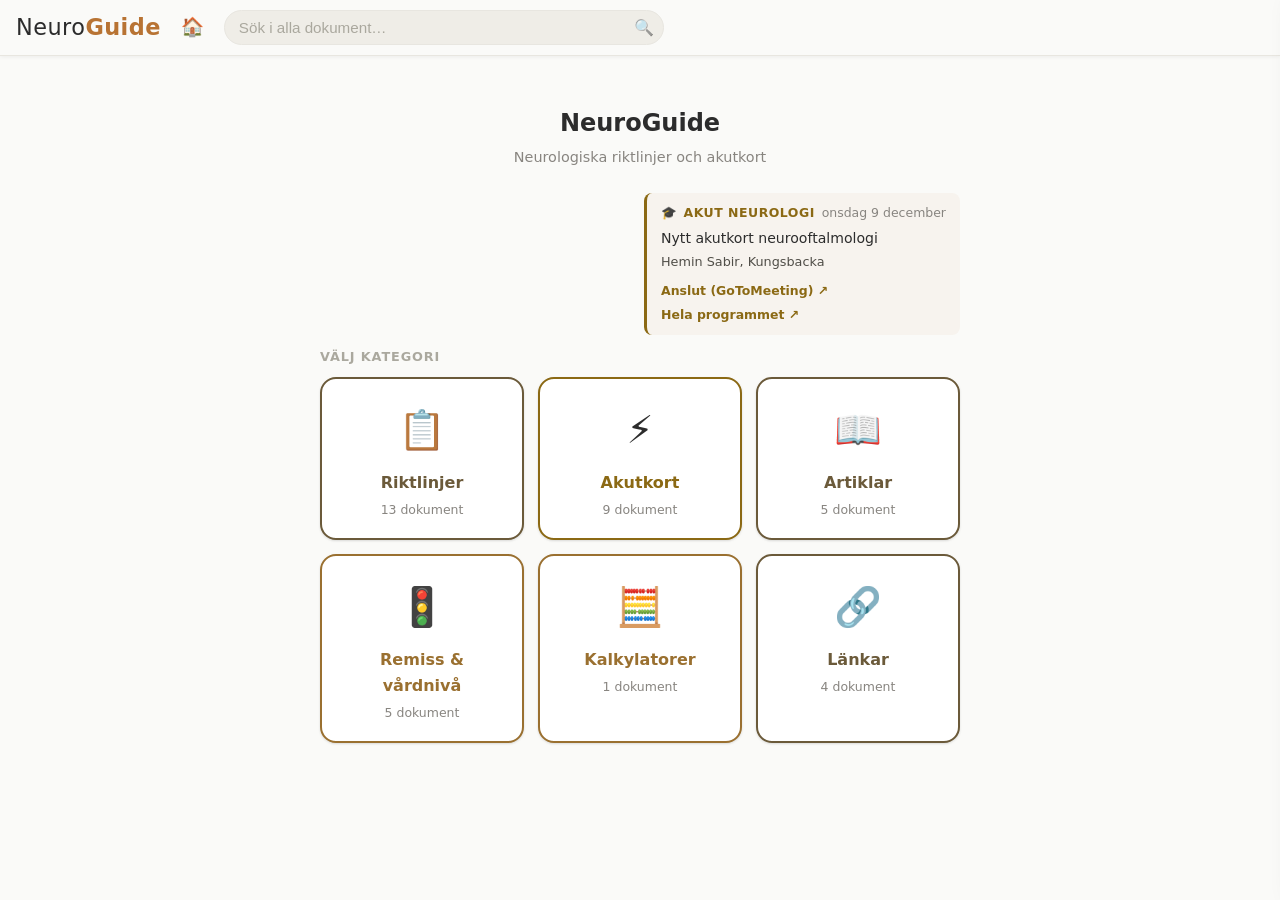
<file: index.html>
<!DOCTYPE html>
<html lang="sv">
<head>
  <meta charset="UTF-8">
  <meta name="viewport" content="width=device-width, initial-scale=1.0, viewport-fit=cover">
  <title>NeuroGuide – Neurologiska riktlinjer</title>
  <meta name="description" content="Snabb tillgång till neurologiska akutkort och behandlingsriktlinjer">
  <meta name="theme-color" content="#FAFAF8">
  <meta name="apple-mobile-web-app-capable" content="yes">
  <meta name="apple-mobile-web-app-status-bar-style" content="black-translucent">
  <meta name="apple-mobile-web-app-title" content="NeuroGuide">
  <link rel="manifest" href="manifest.json">
  <link rel="apple-touch-icon" href="icons/icon.svg">
  <link rel="stylesheet" href="css/style.css">
</head>
<body>
  <div id="app">
    <!-- Offline-banner -->
    <div id="offline-banner">Offline – visar cachad information</div>

    <!-- Header -->
    <header id="header">
      <button id="tillbaka-knapp" aria-label="Gå tillbaka">‹ Tillbaka</button>
      <div id="header-logo" role="button" tabindex="0" aria-label="NeuroGuide startsida">
        Neuro<span>Guide</span>
      </div>
      <button id="hem-knapp" aria-label="Startsida">🏠</button>
      <div id="header-search">
        <input type="search" id="sokfalt" placeholder="Sök i alla dokument…"
               autocomplete="off" spellcheck="false" aria-label="Sök">
        <span id="sok-ikon" aria-hidden="true">🔍</span>
      </div>
    </header>

    <!-- Huvudlayout -->
    <div id="main-layout">
      <!-- Innehållsyta -->
      <main id="innehall" aria-live="polite"></main>
    </div>
  </div>

  <!-- TOC-knapp (visas bara i Markdown-vy) -->
  <button id="toc-knapp" aria-label="Innehållsförteckning">☰</button>

  <!-- TOC-bakgrund + drawer -->
  <div id="toc-bakgrund"></div>
  <div id="toc-drawer">
    <div class="toc-rubrik">Innehållsförteckning</div>
    <div id="toc-lista"></div>
  </div>

  <script src="js/marked.min.js"></script>
  <script src="js/data.js"></script>
  <script src="js/app.js"></script>
</body>
</html>
</file>
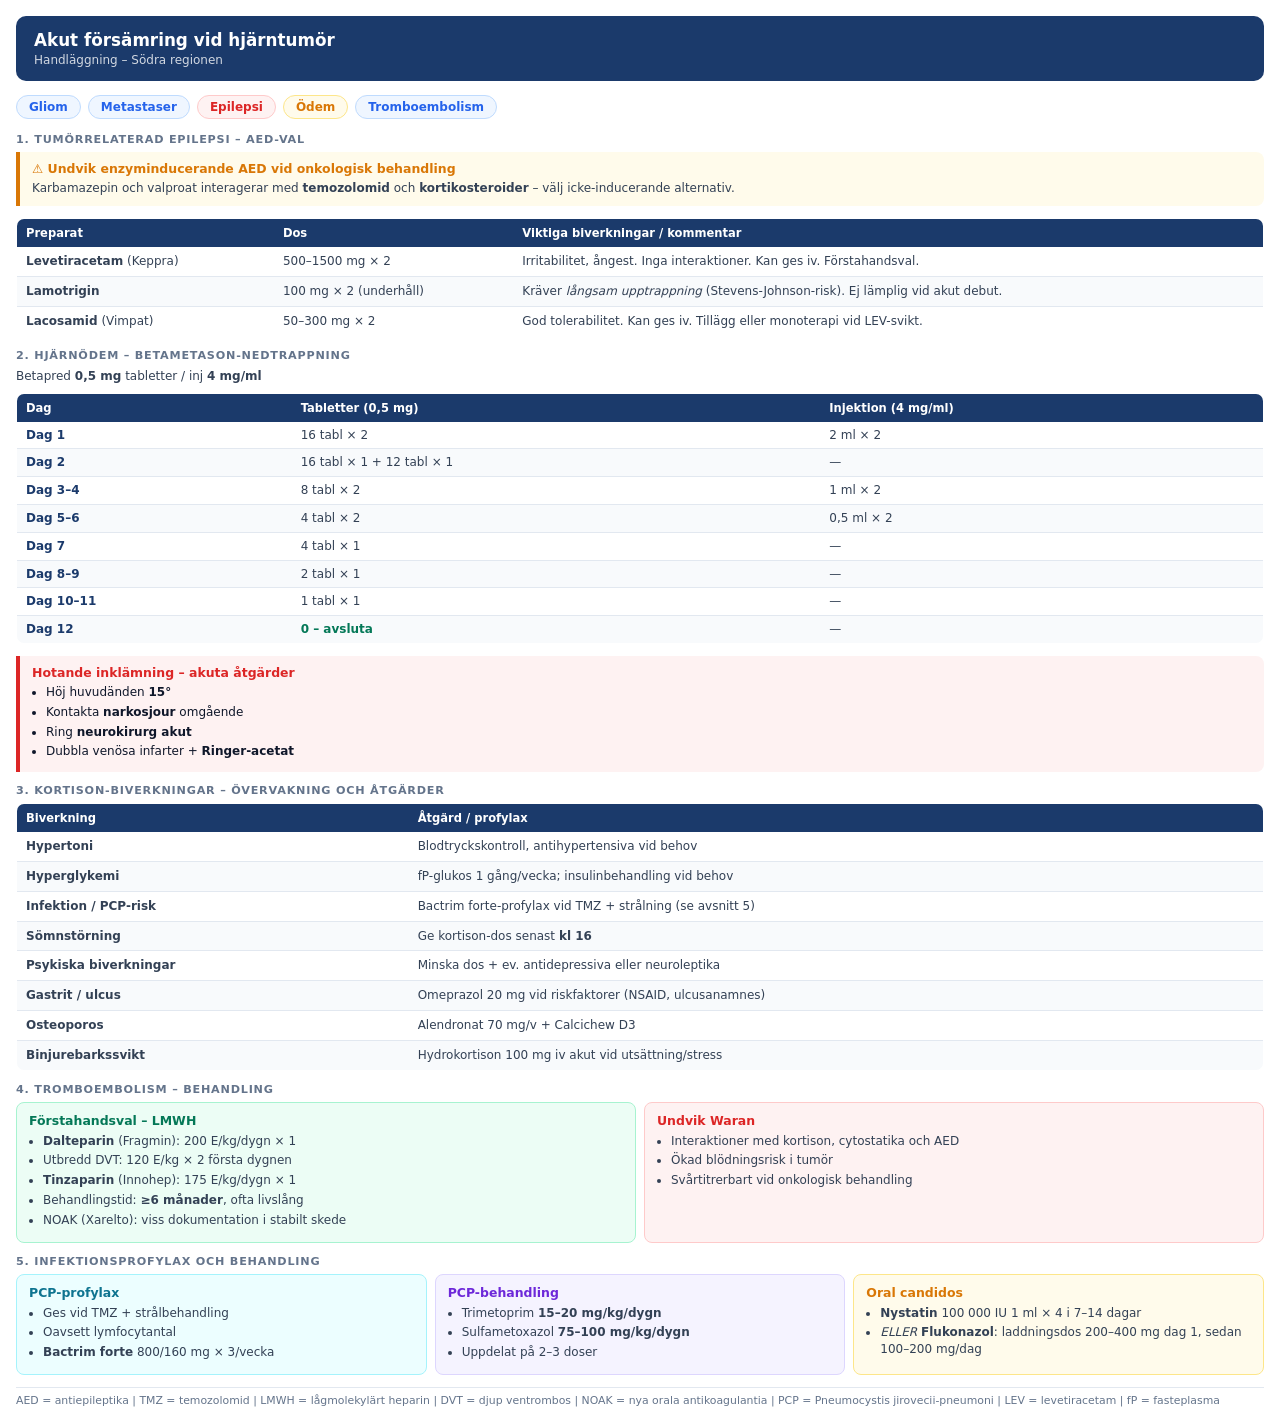
<file: graphical_abstract_hjarntumor.html>
<!DOCTYPE html>
<html lang="sv">
<head>
<meta charset="UTF-8">
<meta name="viewport" content="width=device-width, initial-scale=1.0">
<title>Graphical Abstract – Akut försämring hjärntumörpatienter</title>
<style>
  *, *::before, *::after { box-sizing: border-box; margin: 0; padding: 0; }
  :root {
    --blå:#1B3A6B; --blå-md:#2563EB; --blå-lj:#EFF6FF;
    --teal:#0E7490; --teal-lj:#ECFEFF;
    --grön:#047857; --grön-lj:#ECFDF5;
    --röd:#DC2626; --röd-lj:#FEF2F2;
    --gul:#D97706; --gul-lj:#FFFBEB;
    --lila:#6D28D9; --lila-lj:#F5F3FF;
    --grå:#F1F5F9; --vit:#FFFFFF;
    --text:#0F172A; --text-md:#334155; --text-lj:#64748B;
    --font:-apple-system,'Segoe UI',system-ui,sans-serif;
  }
  body { font-family:var(--font); background:#fff; color:var(--text); font-size:13px; padding:16px; }
  h1 { background:var(--blå); color:#fff; padding:14px 18px; border-radius:10px; font-size:1.05rem; margin-bottom:14px; }
  h1 span { display:block; font-size:0.75rem; font-weight:400; opacity:.8; margin-top:3px; }
  .sek { font-size:0.7rem; font-weight:700; text-transform:uppercase; letter-spacing:.07em; color:var(--text-lj); margin:12px 0 6px; }
  .chips { display:flex; flex-wrap:wrap; gap:7px; margin-bottom:14px; }
  .chip { background:var(--blå-lj); color:var(--blå-md); border:1px solid #BFDBFE; border-radius:20px; padding:4px 12px; font-size:0.75rem; font-weight:600; }
  .chip.röd { background:var(--röd-lj); color:var(--röd); border-color:#FECACA; }
  .chip.grön { background:var(--grön-lj); color:var(--grön); border-color:#A7F3D0; }
  .chip.gul { background:var(--gul-lj); color:var(--gul); border-color:#FDE68A; }

  .two-col { display:grid; grid-template-columns:1fr 1fr; gap:8px; margin-bottom:12px; }
  .three-col { display:grid; grid-template-columns:1fr 1fr 1fr; gap:8px; margin-bottom:12px; }
  .box { background:var(--grå); border-radius:8px; padding:10px 12px; }
  .box.grön { background:var(--grön-lj); border:1px solid #A7F3D0; }
  .box.röd { background:var(--röd-lj); border:1px solid #FECACA; }
  .box.gul { background:var(--gul-lj); border:1px solid #FDE68A; }
  .box.teal { background:var(--teal-lj); border:1px solid #A5F3FC; }
  .box.lila { background:var(--lila-lj); border:1px solid #DDD6FE; }
  .box-title { font-weight:700; font-size:0.78rem; margin-bottom:5px; }
  .box-title.grön { color:var(--grön); }
  .box-title.röd { color:var(--röd); }
  .box-title.gul { color:var(--gul); }
  .box-title.teal { color:var(--teal); }
  .box-title.lila { color:var(--lila); }
  .box-title.blå { color:var(--blå); }
  ul.li { padding-left:14px; }
  ul.li li { font-size:0.75rem; color:var(--text-md); margin-bottom:3px; line-height:1.4; }

  /* Tabell – mörk header */
  .tbl { width:100%; border-collapse:collapse; border-radius:8px; overflow:hidden; border:1px solid #E2E8F0; margin-bottom:12px; font-size:0.75rem; }
  .tbl th { background:var(--blå); color:#fff; font-weight:700; padding:7px 9px; text-align:left; font-size:0.72rem; }
  .tbl td { padding:6px 9px; border-bottom:1px solid #E2E8F0; color:var(--text-md); line-height:1.4; vertical-align:top; }
  .tbl tr:last-child td { border-bottom:none; }
  .tbl tr:nth-child(even) td { background:#F8FAFC; }

  /* Betametason-tabell */
  .beta-tbl { width:100%; border-collapse:collapse; border-radius:8px; overflow:hidden; border:1px solid #E2E8F0; margin-bottom:12px; font-size:0.75rem; }
  .beta-tbl th { background:var(--blå); color:#fff; font-weight:700; padding:7px 9px; text-align:left; font-size:0.72rem; }
  .beta-tbl td { padding:5px 9px; border-bottom:1px solid #E2E8F0; color:var(--text-md); line-height:1.4; }
  .beta-tbl tr:last-child td { border-bottom:none; }
  .beta-tbl tr:nth-child(even) td { background:#F8FAFC; }
  .beta-tbl td.dag { font-weight:600; color:var(--blå); white-space:nowrap; }
  .beta-tbl td.noll { color:var(--grön); font-weight:700; }

  /* Varningsbox */
  .warn-box { border-left:4px solid var(--röd); background:var(--röd-lj); border-radius:0 8px 8px 0; padding:9px 12px; margin-bottom:12px; }
  .warn-box .warn-title { font-weight:700; color:var(--röd); font-size:0.78rem; margin-bottom:4px; }
  .warn-box ul.li li { color:var(--text); }

  .info-box { border-left:4px solid var(--gul); background:var(--gul-lj); border-radius:0 8px 8px 0; padding:9px 12px; margin-bottom:12px; }
  .info-box .info-title { font-weight:700; color:var(--gul); font-size:0.78rem; margin-bottom:4px; }

  .fotnot { font-size:0.68rem; color:var(--text-lj); margin-top:10px; border-top:1px solid #E2E8F0; padding-top:6px; }

  @media (max-width: 480px) {
    .two-col, .three-col { grid-template-columns: 1fr; }
    .tbl, .beta-tbl { font-size:0.7rem; }
    .tbl th, .beta-tbl th, .tbl td, .beta-tbl td { padding:5px 7px; }
  }
</style>
</head>
<body>

<h1>Akut försämring vid hjärntumör
  <span>Handläggning – Södra regionen</span>
</h1>

<div class="chips">
  <span class="chip">Gliom</span>
  <span class="chip">Metastaser</span>
  <span class="chip röd">Epilepsi</span>
  <span class="chip gul">Ödem</span>
  <span class="chip">Tromboembolism</span>
</div>

<!-- 1. Tumörrelaterad epilepsi -->
<div class="sek">1. Tumörrelaterad epilepsi – AED-val</div>

<div class="info-box">
  <div class="info-title">⚠ Undvik enzyminducerande AED vid onkologisk behandling</div>
  <p style="font-size:0.75rem;color:var(--text-md);line-height:1.45;">Karbamazepin och valproat interagerar med <strong>temozolomid</strong> och <strong>kortikosteroider</strong> – välj icke-inducerande alternativ.</p>
</div>

<table class="tbl">
  <thead>
    <tr>
      <th>Preparat</th>
      <th>Dos</th>
      <th>Viktiga biverkningar / kommentar</th>
    </tr>
  </thead>
  <tbody>
    <tr>
      <td><strong>Levetiracetam</strong> (Keppra)</td>
      <td>500–1500 mg × 2</td>
      <td>Irritabilitet, ångest. Inga interaktioner. Kan ges iv. Förstahandsval.</td>
    </tr>
    <tr>
      <td><strong>Lamotrigin</strong></td>
      <td>100 mg × 2 (underhåll)</td>
      <td>Kräver <em>långsam upptrappning</em> (Stevens-Johnson-risk). Ej lämplig vid akut debut.</td>
    </tr>
    <tr>
      <td><strong>Lacosamid</strong> (Vimpat)</td>
      <td>50–300 mg × 2</td>
      <td>God tolerabilitet. Kan ges iv. Tillägg eller monoterapi vid LEV-svikt.</td>
    </tr>
  </tbody>
</table>

<!-- 2. Hjärnödem – Betametason -->
<div class="sek">2. Hjärnödem – Betametason-nedtrappning</div>
<p style="font-size:0.75rem;color:var(--text-md);margin-bottom:8px;line-height:1.4;">Betapred <strong>0,5 mg</strong> tabletter / inj <strong>4 mg/ml</strong></p>

<table class="beta-tbl">
  <thead>
    <tr>
      <th>Dag</th>
      <th>Tabletter (0,5 mg)</th>
      <th>Injektion (4 mg/ml)</th>
    </tr>
  </thead>
  <tbody>
    <tr><td class="dag">Dag 1</td><td>16 tabl × 2</td><td>2 ml × 2</td></tr>
    <tr><td class="dag">Dag 2</td><td>16 tabl × 1 + 12 tabl × 1</td><td>—</td></tr>
    <tr><td class="dag">Dag 3–4</td><td>8 tabl × 2</td><td>1 ml × 2</td></tr>
    <tr><td class="dag">Dag 5–6</td><td>4 tabl × 2</td><td>0,5 ml × 2</td></tr>
    <tr><td class="dag">Dag 7</td><td>4 tabl × 1</td><td>—</td></tr>
    <tr><td class="dag">Dag 8–9</td><td>2 tabl × 1</td><td>—</td></tr>
    <tr><td class="dag">Dag 10–11</td><td>1 tabl × 1</td><td>—</td></tr>
    <tr><td class="dag">Dag 12</td><td class="noll">0 – avsluta</td><td>—</td></tr>
  </tbody>
</table>

<div class="warn-box">
  <div class="warn-title">Hotande inklämning – akuta åtgärder</div>
  <ul class="li">
    <li>Höj huvudänden <strong>15°</strong></li>
    <li>Kontakta <strong>narkosjour</strong> omgående</li>
    <li>Ring <strong>neurokirurg akut</strong></li>
    <li>Dubbla venösa infarter + <strong>Ringer-acetat</strong></li>
  </ul>
</div>

<!-- 3. Kortison-biverkningar -->
<div class="sek">3. Kortison-biverkningar – övervakning och åtgärder</div>

<table class="tbl">
  <thead>
    <tr>
      <th>Biverkning</th>
      <th>Åtgärd / profylax</th>
    </tr>
  </thead>
  <tbody>
    <tr><td><strong>Hypertoni</strong></td><td>Blodtryckskontroll, antihypertensiva vid behov</td></tr>
    <tr><td><strong>Hyperglykemi</strong></td><td>fP-glukos 1 gång/vecka; insulinbehandling vid behov</td></tr>
    <tr><td><strong>Infektion / PCP-risk</strong></td><td>Bactrim forte-profylax vid TMZ + strålning (se avsnitt 5)</td></tr>
    <tr><td><strong>Sömnstörning</strong></td><td>Ge kortison-dos senast <strong>kl 16</strong></td></tr>
    <tr><td><strong>Psykiska biverkningar</strong></td><td>Minska dos + ev. antidepressiva eller neuroleptika</td></tr>
    <tr><td><strong>Gastrit / ulcus</strong></td><td>Omeprazol 20 mg vid riskfaktorer (NSAID, ulcusanamnes)</td></tr>
    <tr><td><strong>Osteoporos</strong></td><td>Alendronat 70 mg/v + Calcichew D3</td></tr>
    <tr><td><strong>Binjurebarkssvikt</strong></td><td>Hydrokortison 100 mg iv akut vid utsättning/stress</td></tr>
  </tbody>
</table>

<!-- 4. Tromboembolism -->
<div class="sek">4. Tromboembolism – behandling</div>

<div class="two-col">
  <div class="box grön">
    <div class="box-title grön">Förstahandsval – LMWH</div>
    <ul class="li">
      <li><strong>Dalteparin</strong> (Fragmin): 200 E/kg/dygn × 1</li>
      <li>Utbredd DVT: 120 E/kg × 2 första dygnen</li>
      <li><strong>Tinzaparin</strong> (Innohep): 175 E/kg/dygn × 1</li>
      <li>Behandlingstid: <strong>≥6 månader</strong>, ofta livslång</li>
      <li>NOAK (Xarelto): viss dokumentation i stabilt skede</li>
    </ul>
  </div>
  <div class="box röd">
    <div class="box-title röd">Undvik Waran</div>
    <ul class="li">
      <li>Interaktioner med kortison, cytostatika och AED</li>
      <li>Ökad blödningsrisk i tumör</li>
      <li>Svårtitrerbart vid onkologisk behandling</li>
    </ul>
  </div>
</div>

<!-- 5. Infektionsprofylax -->
<div class="sek">5. Infektionsprofylax och behandling</div>

<div class="three-col">
  <div class="box teal">
    <div class="box-title teal">PCP-profylax</div>
    <ul class="li">
      <li>Ges vid TMZ + strålbehandling</li>
      <li>Oavsett lymfocytantal</li>
      <li><strong>Bactrim forte</strong> 800/160 mg × 3/vecka</li>
    </ul>
  </div>
  <div class="box lila">
    <div class="box-title lila">PCP-behandling</div>
    <ul class="li">
      <li>Trimetoprim <strong>15–20 mg/kg/dygn</strong></li>
      <li>Sulfametoxazol <strong>75–100 mg/kg/dygn</strong></li>
      <li>Uppdelat på 2–3 doser</li>
    </ul>
  </div>
  <div class="box gul">
    <div class="box-title gul">Oral candidos</div>
    <ul class="li">
      <li><strong>Nystatin</strong> 100 000 IU 1 ml × 4 i 7–14 dagar</li>
      <li><em>ELLER</em> <strong>Flukonazol</strong>: laddningsdos 200–400 mg dag 1, sedan 100–200 mg/dag</li>
    </ul>
  </div>
</div>

<div class="fotnot">
  AED = antiepileptika | TMZ = temozolomid | LMWH = lågmolekylärt heparin | DVT = djup ventrombos | NOAK = nya orala antikoagulantia | PCP = Pneumocystis jirovecii-pneumoni | LEV = levetiracetam | fP = fasteplasma
</div>
</body>
</html>
</file>
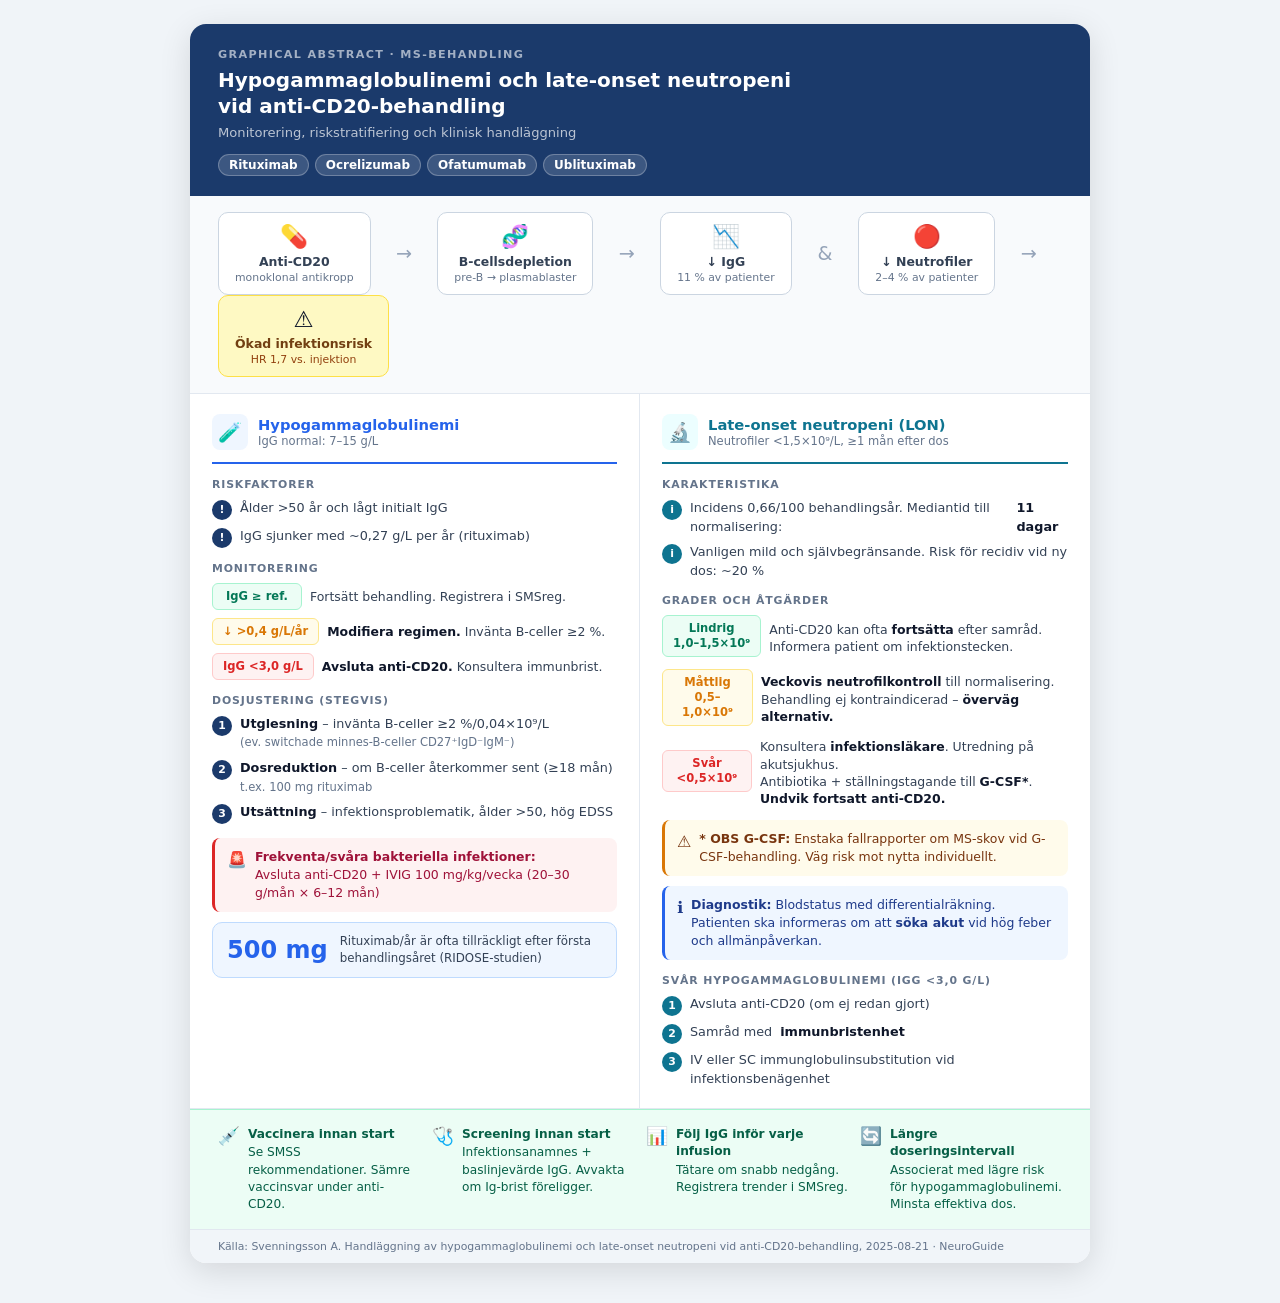
<file: graphical_abstract_hypogamma.html>
<!DOCTYPE html>
<html lang="sv">
<head>
<meta charset="UTF-8">
<meta name="viewport" content="width=device-width, initial-scale=1.0">
<title>Graphical Abstract – Hypogammaglobulinemi & LON vid anti-CD20</title>
<style>
  *, *::before, *::after { box-sizing: border-box; margin: 0; padding: 0; }

  :root {
    --blå:    #1B3A6B;
    --blå-md: #2563EB;
    --blå-lj: #EFF6FF;
    --teal:   #0E7490;
    --teal-lj:#ECFEFF;
    --grön:   #047857;
    --grön-lj:#ECFDF5;
    --röd:    #DC2626;
    --röd-lj: #FEF2F2;
    --gul:    #D97706;
    --gul-lj: #FFFBEB;
    --grå:    #F1F5F9;
    --vit:    #FFFFFF;
    --text:   #0F172A;
    --text-md:#334155;
    --text-lj:#64748B;
    --font:   -apple-system, 'Segoe UI', system-ui, sans-serif;
  }

  body {
    font-family: var(--font);
    background: #F0F4F8;
    color: var(--text);
    min-height: 100vh;
    padding: 24px 16px 40px;
  }

  .abstract {
    max-width: 900px;
    margin: 0 auto;
    background: var(--vit);
    border-radius: 16px;
    box-shadow: 0 8px 32px rgba(0,0,0,.12);
    overflow: hidden;
  }

  /* ── Header ── */
  .header {
    background: var(--blå);
    color: var(--vit);
    padding: 24px 28px 20px;
    position: relative;
  }
  .header-tag {
    font-size: 0.7rem;
    font-weight: 700;
    letter-spacing: .12em;
    text-transform: uppercase;
    color: rgba(255,255,255,.6);
    margin-bottom: 6px;
  }
  .header h1 {
    font-size: 1.25rem;
    font-weight: 800;
    line-height: 1.3;
    margin-bottom: 6px;
  }
  .header-sub {
    font-size: 0.82rem;
    color: rgba(255,255,255,.7);
  }
  .header-drugs {
    display: flex;
    flex-wrap: wrap;
    gap: 6px;
    margin-top: 14px;
  }
  .drug-chip {
    background: rgba(255,255,255,.15);
    border: 1px solid rgba(255,255,255,.25);
    border-radius: 20px;
    padding: 3px 10px;
    font-size: 0.75rem;
    font-weight: 600;
    color: var(--vit);
  }

  /* ── Pathophysiology row ── */
  .patofys {
    background: #F8FAFC;
    border-bottom: 1px solid #E2E8F0;
    padding: 16px 28px;
    display: flex;
    align-items: center;
    gap: 0;
    flex-wrap: wrap;
  }
  .patofys-box {
    background: var(--vit);
    border: 1.5px solid #CBD5E1;
    border-radius: 10px;
    padding: 10px 16px;
    text-align: center;
    flex-shrink: 0;
  }
  .patofys-box .ikon { font-size: 1.4rem; display: block; margin-bottom: 4px; }
  .patofys-box .label { font-size: 0.78rem; font-weight: 600; color: var(--text-md); }
  .patofys-box .sub { font-size: 0.68rem; color: var(--text-lj); margin-top: 2px; }
  .arrow {
    flex: 1;
    min-width: 24px;
    text-align: center;
    font-size: 1.2rem;
    color: #94A3B8;
    padding: 0 4px;
  }
  .risk-box {
    background: #FEF9C3;
    border: 1.5px solid #FDE047;
    border-radius: 10px;
    padding: 10px 16px;
    text-align: center;
    flex-shrink: 0;
  }
  .risk-box .ikon { font-size: 1.4rem; display: block; margin-bottom: 4px; }
  .risk-box .label { font-size: 0.78rem; font-weight: 700; color: #713F12; }
  .risk-box .sub { font-size: 0.68rem; color: #92400E; margin-top: 2px; }

  /* ── Main content: two columns ── */
  .columns {
    display: grid;
    grid-template-columns: 1fr 1fr;
    gap: 0;
    border-bottom: 1px solid #E2E8F0;
  }
  @media (max-width: 640px) {
    .columns { grid-template-columns: 1fr; }
  }

  .col {
    padding: 20px 22px;
    border-right: 1px solid #E2E8F0;
  }
  .col:last-child { border-right: none; }

  .col-header {
    display: flex;
    align-items: center;
    gap: 10px;
    margin-bottom: 14px;
    padding-bottom: 12px;
    border-bottom: 2px solid currentColor;
  }
  .col-header.blå  { color: var(--blå-md); border-color: var(--blå-md); }
  .col-header.teal { color: var(--teal);   border-color: var(--teal); }

  .col-header-ikon {
    width: 36px; height: 36px;
    border-radius: 8px;
    display: flex; align-items: center; justify-content: center;
    font-size: 1.2rem;
    flex-shrink: 0;
  }
  .blå  .col-header-ikon { background: var(--blå-lj); }
  .teal .col-header-ikon { background: var(--teal-lj); }

  .col-header-text h2 { font-size: 0.92rem; font-weight: 800; }
  .col-header-text p  { font-size: 0.72rem; color: var(--text-lj); margin-top: 1px; }

  /* ── Threshold boxes ── */
  .thresh-row {
    display: flex;
    align-items: center;
    gap: 8px;
    margin-bottom: 8px;
  }
  .thresh-badge {
    min-width: 90px;
    padding: 5px 10px;
    border-radius: 6px;
    font-size: 0.72rem;
    font-weight: 700;
    text-align: center;
    flex-shrink: 0;
    line-height: 1.3;
  }
  .badge-grön  { background: var(--grön-lj); color: var(--grön); border: 1px solid #A7F3D0; }
  .badge-gul   { background: var(--gul-lj);  color: var(--gul);  border: 1px solid #FDE68A; }
  .badge-röd   { background: var(--röd-lj);  color: var(--röd);  border: 1px solid #FECACA; }
  .badge-lila  { background: #F5F3FF; color: #6D28D9; border: 1px solid #DDD6FE; }
  .badge-grå   { background: var(--grå); color: var(--text-md); border: 1px solid #CBD5E1; }

  .thresh-text {
    font-size: 0.78rem;
    color: var(--text-md);
    line-height: 1.4;
  }
  .thresh-text strong { color: var(--text); }

  /* ── Sections within column ── */
  .section-label {
    font-size: 0.68rem;
    font-weight: 700;
    text-transform: uppercase;
    letter-spacing: .08em;
    color: var(--text-lj);
    margin: 14px 0 8px;
  }

  /* ── Step list ── */
  .step-list { display: flex; flex-direction: column; gap: 7px; }
  .step {
    display: flex;
    align-items: flex-start;
    gap: 8px;
    font-size: 0.8rem;
    color: var(--text-md);
    line-height: 1.45;
  }
  .step-num {
    width: 20px; height: 20px;
    border-radius: 50%;
    background: var(--blå);
    color: var(--vit);
    font-size: 0.68rem;
    font-weight: 700;
    display: flex; align-items: center; justify-content: center;
    flex-shrink: 0;
    margin-top: 1px;
  }
  .step-num.teal { background: var(--teal); }
  .step strong { color: var(--text); }

  /* ── Alert box ── */
  .alert {
    border-radius: 8px;
    padding: 10px 12px;
    font-size: 0.78rem;
    line-height: 1.45;
    margin-top: 10px;
    display: flex;
    gap: 8px;
    align-items: flex-start;
  }
  .alert-ikon { font-size: 1rem; flex-shrink: 0; }
  .alert.röd  { background: var(--röd-lj); color: #9F1239; border-left: 3px solid var(--röd); }
  .alert.gul  { background: var(--gul-lj); color: #78350F; border-left: 3px solid var(--gul); }
  .alert.blå  { background: var(--blå-lj); color: #1E3A8A; border-left: 3px solid var(--blå-md); }

  /* ── Ivig big number ── */
  .big-stat {
    background: var(--blå-lj);
    border: 1.5px solid #BFDBFE;
    border-radius: 10px;
    padding: 10px 14px;
    margin-top: 10px;
    display: flex;
    align-items: center;
    gap: 12px;
  }
  .big-stat .num {
    font-size: 1.5rem;
    font-weight: 800;
    color: var(--blå-md);
    line-height: 1;
    white-space: nowrap;
  }
  .big-stat .desc { font-size: 0.74rem; color: var(--text-md); line-height: 1.4; }

  /* ── Prevention footer ── */
  .prevention {
    background: var(--grön-lj);
    border-top: 1px solid #A7F3D0;
    padding: 16px 28px;
    display: grid;
    grid-template-columns: repeat(auto-fit, minmax(180px, 1fr));
    gap: 12px;
  }
  .prev-item {
    display: flex;
    align-items: flex-start;
    gap: 8px;
  }
  .prev-item .ikon { font-size: 1.1rem; flex-shrink: 0; }
  .prev-item .text { font-size: 0.76rem; color: #065F46; line-height: 1.4; }
  .prev-item .text strong { display: block; font-weight: 700; margin-bottom: 1px; }

  /* ── Source ── */
  .source {
    padding: 10px 28px;
    font-size: 0.68rem;
    color: var(--text-lj);
    background: var(--grå);
    border-top: 1px solid #E2E8F0;
  }
</style>
</head>
<body>

<div class="abstract">

  <!-- Header -->
  <div class="header">
    <div class="header-tag">Graphical Abstract · MS-behandling</div>
    <h1>Hypogammaglobulinemi och late-onset neutropeni<br>vid anti-CD20-behandling</h1>
    <div class="header-sub">Monitorering, riskstratifiering och klinisk handläggning</div>
    <div class="header-drugs">
      <span class="drug-chip">Rituximab</span>
      <span class="drug-chip">Ocrelizumab</span>
      <span class="drug-chip">Ofatumumab</span>
      <span class="drug-chip">Ublituximab</span>
    </div>
  </div>

  <!-- Pathophysiology -->
  <div class="patofys">
    <div class="patofys-box">
      <span class="ikon">💊</span>
      <div class="label">Anti-CD20</div>
      <div class="sub">monoklonal antikropp</div>
    </div>
    <div class="arrow">→</div>
    <div class="patofys-box">
      <span class="ikon">🧬</span>
      <div class="label">B-cellsdepletion</div>
      <div class="sub">pre-B → plasmablaster</div>
    </div>
    <div class="arrow">→</div>
    <div class="patofys-box">
      <span class="ikon">📉</span>
      <div class="label">↓ IgG</div>
      <div class="sub">11 % av patienter</div>
    </div>
    <div class="arrow">&</div>
    <div class="patofys-box">
      <span class="ikon">🔴</span>
      <div class="label">↓ Neutrofiler</div>
      <div class="sub">2–4 % av patienter</div>
    </div>
    <div class="arrow">→</div>
    <div class="risk-box">
      <span class="ikon">⚠️</span>
      <div class="label">Ökad infektionsrisk</div>
      <div class="sub">HR 1,7 vs. injektion</div>
    </div>
  </div>

  <!-- Two-column content -->
  <div class="columns">

    <!-- Left: Hypogammaglobulinemi -->
    <div class="col">
      <div class="col-header blå">
        <div class="col-header-ikon">🧪</div>
        <div class="col-header-text">
          <h2>Hypogammaglobulinemi</h2>
          <p>IgG normal: 7–15 g/L</p>
        </div>
      </div>

      <div class="section-label">Riskfaktorer</div>
      <div class="step-list">
        <div class="step">
          <div class="step-num">!</div>
          Ålder &gt;50 år och lågt initialt IgG
        </div>
        <div class="step">
          <div class="step-num">!</div>
          IgG sjunker med ~0,27 g/L per år (rituximab)
        </div>
      </div>

      <div class="section-label">Monitorering</div>
      <div class="thresh-row">
        <span class="thresh-badge badge-grön">IgG ≥ ref.</span>
        <span class="thresh-text">Fortsätt behandling. Registrera i SMSreg.</span>
      </div>
      <div class="thresh-row">
        <span class="thresh-badge badge-gul">↓ &gt;0,4 g/L/år</span>
        <span class="thresh-text"><strong>Modifiera regimen.</strong> Invänta B-celler ≥2 %.</span>
      </div>
      <div class="thresh-row">
        <span class="thresh-badge badge-röd">IgG &lt;3,0 g/L</span>
        <span class="thresh-text"><strong>Avsluta anti-CD20.</strong> Konsultera immunbrist.</span>
      </div>

      <div class="section-label">Dosjustering (stegvis)</div>
      <div class="step-list">
        <div class="step">
          <div class="step-num">1</div>
          <span><strong>Utglesning</strong> – invänta B-celler ≥2 %/0,04×10⁹/L<br>
          <span style="font-size:.72rem;color:var(--text-lj)">(ev. switchade minnes-B-celler CD27⁺IgD⁻IgM⁻)</span></span>
        </div>
        <div class="step">
          <div class="step-num">2</div>
          <span><strong>Dosreduktion</strong> – om B-celler återkommer sent (≥18 mån)<br>
          <span style="font-size:.72rem;color:var(--text-lj)">t.ex. 100 mg rituximab</span></span>
        </div>
        <div class="step">
          <div class="step-num">3</div>
          <span><strong>Utsättning</strong> – infektionsproblematik, ålder &gt;50, hög EDSS</span>
        </div>
      </div>

      <div class="alert röd" style="margin-top:14px">
        <span class="alert-ikon">🚨</span>
        <div><strong>Frekventa/svåra bakteriella infektioner:</strong><br>
        Avsluta anti-CD20 + IVIG 100 mg/kg/vecka (20–30 g/mån × 6–12 mån)</div>
      </div>

      <div class="big-stat">
        <div class="num">500 mg</div>
        <div class="desc">Rituximab/år är ofta tillräckligt efter första behandlingsåret (RIDOSE-studien)</div>
      </div>
    </div>

    <!-- Right: LON -->
    <div class="col">
      <div class="col-header teal">
        <div class="col-header-ikon">🔬</div>
        <div class="col-header-text">
          <h2>Late-onset neutropeni (LON)</h2>
          <p>Neutrofiler &lt;1,5×10⁹/L, ≥1 mån efter dos</p>
        </div>
      </div>

      <div class="section-label">Karakteristika</div>
      <div class="step-list">
        <div class="step">
          <div class="step-num teal">i</div>
          Incidens 0,66/100 behandlingsår. Mediantid till normalisering: <strong>11 dagar</strong>
        </div>
        <div class="step">
          <div class="step-num teal">i</div>
          Vanligen mild och självbegränsande. Risk för recidiv vid ny dos: ~20 %
        </div>
      </div>

      <div class="section-label">Grader och åtgärder</div>

      <div class="thresh-row">
        <div>
          <span class="thresh-badge badge-grön" style="display:inline-block;margin-bottom:4px">
            Lindrig<br>1,0–1,5×10⁹
          </span>
        </div>
        <span class="thresh-text">
          Anti-CD20 kan ofta <strong>fortsätta</strong> efter samråd.<br>
          Informera patient om infektionstecken.
        </span>
      </div>

      <div class="thresh-row" style="margin-top:8px">
        <div>
          <span class="thresh-badge badge-gul" style="display:inline-block;margin-bottom:4px">
            Måttlig<br>0,5–1,0×10⁹
          </span>
        </div>
        <span class="thresh-text">
          <strong>Veckovis neutrofilkontroll</strong> till normalisering.<br>
          Behandling ej kontraindicerad – <strong>överväg alternativ.</strong>
        </span>
      </div>

      <div class="thresh-row" style="margin-top:8px">
        <div>
          <span class="thresh-badge badge-röd" style="display:inline-block;margin-bottom:4px">
            Svår<br>&lt;0,5×10⁹
          </span>
        </div>
        <span class="thresh-text">
          Konsultera <strong>infektionsläkare</strong>. Utredning på akutsjukhus.<br>
          Antibiotika + ställningstagande till <strong>G-CSF*</strong>.<br>
          <strong>Undvik fortsatt anti-CD20.</strong>
        </span>
      </div>

      <div class="alert gul" style="margin-top:12px">
        <span class="alert-ikon">⚠️</span>
        <div>
          <strong>* OBS G-CSF:</strong> Enstaka fallrapporter om MS-skov vid G-CSF-behandling.
          Väg risk mot nytta individuellt.
        </div>
      </div>

      <div class="alert blå" style="margin-top:10px">
        <span class="alert-ikon">ℹ️</span>
        <div>
          <strong>Diagnostik:</strong> Blodstatus med differentialräkning.<br>
          Patienten ska informeras om att <strong>söka akut</strong> vid hög feber och allmänpåverkan.
        </div>
      </div>

      <div class="section-label" style="margin-top:14px">Svår hypogammaglobulinemi (IgG &lt;3,0 g/L)</div>
      <div class="step-list">
        <div class="step">
          <div class="step-num teal">1</div>
          Avsluta anti-CD20 (om ej redan gjort)
        </div>
        <div class="step">
          <div class="step-num teal">2</div>
          Samråd med <strong>immunbristenhet</strong>
        </div>
        <div class="step">
          <div class="step-num teal">3</div>
          IV eller SC immunglobulinsubstitution vid infektionsbenägenhet
        </div>
      </div>
    </div>
  </div>

  <!-- Prevention footer -->
  <div class="prevention">
    <div class="prev-item">
      <span class="ikon">💉</span>
      <div class="text">
        <strong>Vaccinera innan start</strong>
        Se SMSS rekommendationer. Sämre vaccinsvar under anti-CD20.
      </div>
    </div>
    <div class="prev-item">
      <span class="ikon">🩺</span>
      <div class="text">
        <strong>Screening innan start</strong>
        Infektionsanamnes + baslinjevärde IgG. Avvakta om Ig-brist föreligger.
      </div>
    </div>
    <div class="prev-item">
      <span class="ikon">📊</span>
      <div class="text">
        <strong>Följ IgG inför varje infusion</strong>
        Tätare om snabb nedgång. Registrera trender i SMSreg.
      </div>
    </div>
    <div class="prev-item">
      <span class="ikon">🔄</span>
      <div class="text">
        <strong>Längre doseringsintervall</strong>
        Associerat med lägre risk för hypogammaglobulinemi. Minsta effektiva dos.
      </div>
    </div>
  </div>

  <!-- Source -->
  <div class="source">
    Källa: Svenningsson A. Handläggning av hypogammaglobulinemi och late-onset neutropeni vid anti-CD20-behandling, 2025-08-21 · NeuroGuide
  </div>

</div>
</body>
</html>
</file>
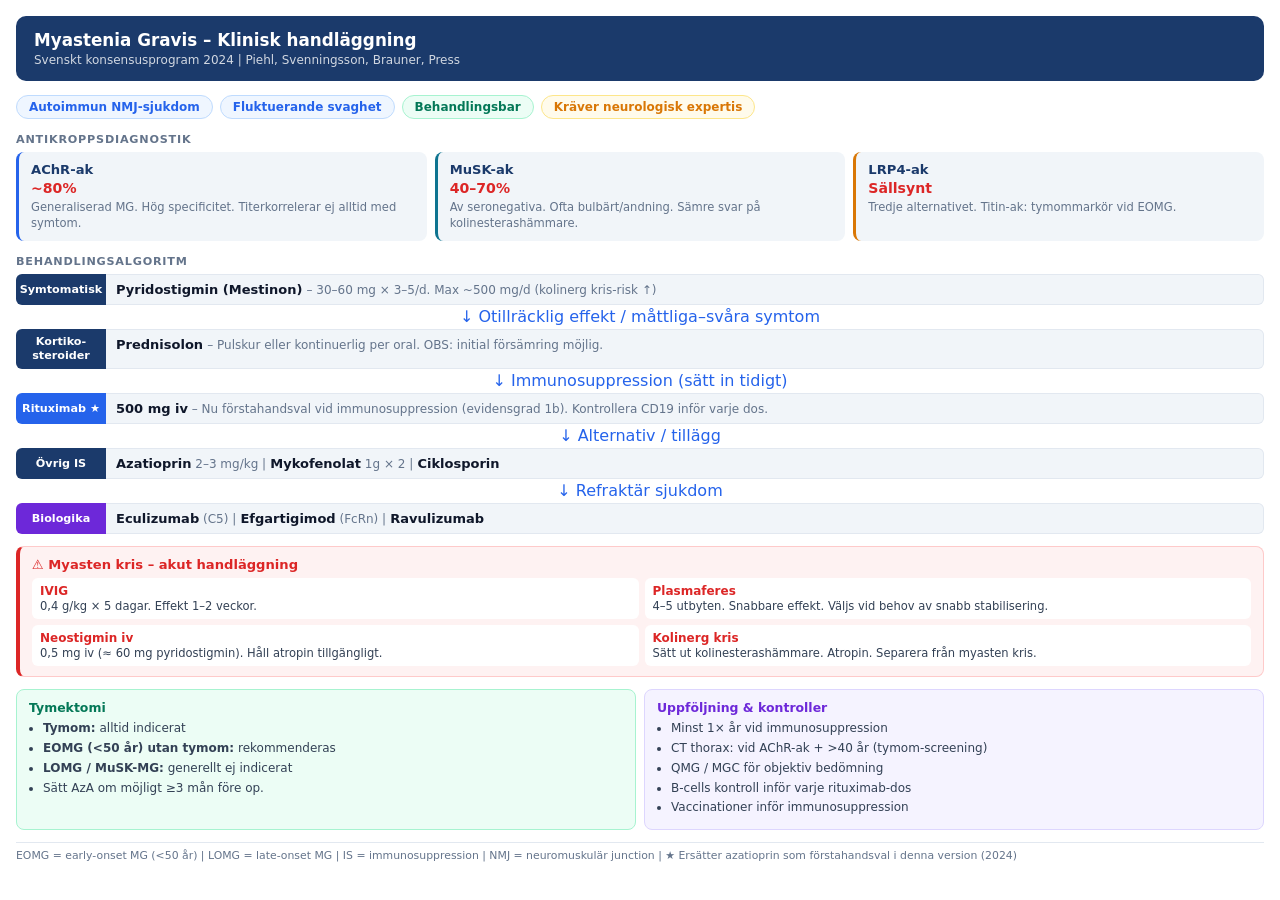
<file: graphical_abstract_mg.html>
<!DOCTYPE html>
<html lang="sv">
<head>
<meta charset="UTF-8">
<meta name="viewport" content="width=device-width, initial-scale=1.0">
<title>Graphical Abstract – Myastenia Gravis</title>
<style>
  *, *::before, *::after { box-sizing: border-box; margin: 0; padding: 0; }
  :root {
    --blå:    #1B3A6B; --blå-md: #2563EB; --blå-lj: #EFF6FF;
    --teal:   #0E7490; --teal-lj:#ECFEFF;
    --grön:   #047857; --grön-lj:#ECFDF5;
    --röd:    #DC2626; --röd-lj: #FEF2F2;
    --gul:    #D97706; --gul-lj: #FFFBEB;
    --lila:   #6D28D9; --lila-lj:#F5F3FF;
    --grå:    #F1F5F9; --vit:#FFFFFF;
    --text:   #0F172A; --text-md:#334155; --text-lj:#64748B;
    --font:   -apple-system,'Segoe UI',system-ui,sans-serif;
  }
  body { font-family:var(--font); background:#fff; color:var(--text); font-size:13px; padding:16px; }
  h1 { background:var(--blå); color:#fff; padding:14px 18px; border-radius:10px; font-size:1.05rem; margin-bottom:14px; }
  h1 span { display:block; font-size:0.75rem; font-weight:400; opacity:.8; margin-top:3px; }
  .chips { display:flex; flex-wrap:wrap; gap:7px; margin-bottom:14px; }
  .chip { background:var(--blå-lj); color:var(--blå-md); border:1px solid #BFDBFE; border-radius:20px; padding:4px 12px; font-size:0.75rem; font-weight:600; }
  .chip.röd { background:var(--röd-lj); color:var(--röd); border-color:#FECACA; }
  .chip.grön { background:var(--grön-lj); color:var(--grön); border-color:#A7F3D0; }
  .chip.gul { background:var(--gul-lj); color:var(--gul); border-color:#FDE68A; }
  .chip.lila { background:var(--lila-lj); color:var(--lila); border-color:#DDD6FE; }

  /* Antikroppar */
  .ab-row { display:grid; grid-template-columns:1fr 1fr 1fr; gap:8px; margin-bottom:14px; }
  .ab-box { background:var(--grå); border-radius:8px; padding:10px 12px; border-left:3px solid var(--blå-md); }
  .ab-box.mg2 { border-left-color:var(--teal); }
  .ab-box.mg3 { border-left-color:var(--gul); }
  .ab-name { font-weight:700; font-size:0.82rem; color:var(--blå); margin-bottom:3px; }
  .ab-freq { font-size:0.88rem; font-weight:700; color:var(--röd); }
  .ab-note { font-size:0.72rem; color:var(--text-lj); margin-top:3px; line-height:1.4; }

  /* Behandlingsalgoritm */
  .sek { font-size:0.7rem; font-weight:700; text-transform:uppercase; letter-spacing:.07em; color:var(--text-lj); margin:12px 0 6px; }
  .alg { display:flex; flex-direction:column; gap:0; margin-bottom:12px; }
  .alg-steg { display:grid; grid-template-columns:90px 1fr; align-items:stretch; }
  .alg-label { background:var(--blå); color:#fff; font-size:0.7rem; font-weight:700; display:flex; align-items:center; justify-content:center; text-align:center; padding:6px; border-radius:6px 0 0 6px; line-height:1.25; }
  .alg-content { background:var(--grå); padding:7px 10px; border-radius:0 6px 6px 0; border:1px solid #E2E8F0; border-left:none; }
  .alg-content .drug { font-weight:600; color:var(--text); }
  .alg-content .dose { color:var(--text-lj); font-size:0.75rem; }
  .alg-steg + .alg-steg { margin-top:4px; }
  .alg-arrow { text-align:center; color:var(--blå-md); font-size:1rem; line-height:1.5; }

  /* Kris */
  .kris-box { background:var(--röd-lj); border:1px solid #FECACA; border-left:4px solid var(--röd); border-radius:8px; padding:10px 12px; margin-bottom:12px; }
  .kris-title { font-weight:700; color:var(--röd); font-size:0.82rem; margin-bottom:6px; }
  .kris-grid { display:grid; grid-template-columns:1fr 1fr; gap:6px; }
  .kris-item { background:#fff; border-radius:6px; padding:6px 8px; }
  .kris-item strong { display:block; font-size:0.75rem; color:var(--röd); }
  .kris-item span { font-size:0.72rem; color:var(--text-md); }

  /* Tymektomi + Special */
  .two-col { display:grid; grid-template-columns:1fr 1fr; gap:8px; margin-bottom:12px; }
  .info-box { background:var(--grå); border-radius:8px; padding:10px 12px; }
  .info-box.grön { background:var(--grön-lj); border:1px solid #A7F3D0; }
  .info-box.lila { background:var(--lila-lj); border:1px solid #DDD6FE; }
  .info-title { font-weight:700; font-size:0.78rem; color:var(--blå); margin-bottom:5px; }
  .info-title.grön { color:var(--grön); }
  .info-title.lila { color:var(--lila); }
  ul.info-list { padding-left:14px; }
  ul.info-list li { font-size:0.75rem; color:var(--text-md); margin-bottom:3px; line-height:1.4; }

  .fotnot { font-size:0.68rem; color:var(--text-lj); margin-top:10px; border-top:1px solid #E2E8F0; padding-top:6px; }
</style>
</head>
<body>

<h1>Myastenia Gravis – Klinisk handläggning
  <span>Svenskt konsensusprogram 2024 | Piehl, Svenningsson, Brauner, Press</span>
</h1>

<div class="chips">
  <span class="chip">Autoimmun NMJ-sjukdom</span>
  <span class="chip">Fluktuerande svaghet</span>
  <span class="chip grön">Behandlingsbar</span>
  <span class="chip gul">Kräver neurologisk expertis</span>
</div>

<!-- Antikroppar -->
<div class="sek">Antikroppsdiagnostik</div>
<div class="ab-row">
  <div class="ab-box">
    <div class="ab-name">AChR-ak</div>
    <div class="ab-freq">~80%</div>
    <div class="ab-note">Generaliserad MG. Hög specificitet. Titerkorrelerar ej alltid med symtom.</div>
  </div>
  <div class="ab-box mg2">
    <div class="ab-name">MuSK-ak</div>
    <div class="ab-freq">40–70%</div>
    <div class="ab-note">Av seronegativa. Ofta bulbärt/andning. Sämre svar på kolinesterashämmare.</div>
  </div>
  <div class="ab-box mg3">
    <div class="ab-name">LRP4-ak</div>
    <div class="ab-freq">Sällsynt</div>
    <div class="ab-note">Tredje alternativet. Titin-ak: tymommarkör vid EOMG.</div>
  </div>
</div>

<!-- Behandlingsalgoritm -->
<div class="sek">Behandlingsalgoritm</div>
<div class="alg">
  <div class="alg-steg">
    <div class="alg-label">Symtomatisk</div>
    <div class="alg-content">
      <span class="drug">Pyridostigmin (Mestinon)</span>
      <span class="dose"> – 30–60 mg × 3–5/d. Max ~500 mg/d (kolinerg kris-risk ↑)</span>
    </div>
  </div>
  <div class="alg-arrow">↓ Otillräcklig effekt / måttliga–svåra symtom</div>
  <div class="alg-steg">
    <div class="alg-label">Kortiko-steroider</div>
    <div class="alg-content">
      <span class="drug">Prednisolon</span>
      <span class="dose"> – Pulskur eller kontinuerlig per oral. OBS: initial försämring möjlig.</span>
    </div>
  </div>
  <div class="alg-arrow">↓ Immunosuppression (sätt in tidigt)</div>
  <div class="alg-steg">
    <div class="alg-label" style="background:var(--blå-md)">Rituximab ★</div>
    <div class="alg-content">
      <span class="drug">500 mg iv</span><span class="dose"> – Nu förstahandsval vid immunosuppression (evidensgrad 1b). Kontrollera CD19 inför varje dos.</span>
    </div>
  </div>
  <div class="alg-arrow">↓ Alternativ / tillägg</div>
  <div class="alg-steg">
    <div class="alg-label">Övrig IS</div>
    <div class="alg-content">
      <span class="drug">Azatioprin</span><span class="dose"> 2–3 mg/kg |</span>
      <span class="drug"> Mykofenolat</span><span class="dose"> 1g × 2 |</span>
      <span class="drug"> Ciklosporin</span>
    </div>
  </div>
  <div class="alg-arrow">↓ Refraktär sjukdom</div>
  <div class="alg-steg">
    <div class="alg-label" style="background:var(--lila)">Biologika</div>
    <div class="alg-content">
      <span class="drug">Eculizumab</span><span class="dose"> (C5) |</span>
      <span class="drug"> Efgartigimod</span><span class="dose"> (FcRn) |</span>
      <span class="drug"> Ravulizumab</span>
    </div>
  </div>
</div>

<!-- Kris -->
<div class="kris-box">
  <div class="kris-title">⚠ Myasten kris – akut handläggning</div>
  <div class="kris-grid">
    <div class="kris-item">
      <strong>IVIG</strong>
      <span>0,4 g/kg × 5 dagar. Effekt 1–2 veckor.</span>
    </div>
    <div class="kris-item">
      <strong>Plasmaferes</strong>
      <span>4–5 utbyten. Snabbare effekt. Väljs vid behov av snabb stabilisering.</span>
    </div>
    <div class="kris-item">
      <strong>Neostigmin iv</strong>
      <span>0,5 mg iv (≈ 60 mg pyridostigmin). Håll atropin tillgängligt.</span>
    </div>
    <div class="kris-item">
      <strong>Kolinerg kris</strong>
      <span>Sätt ut kolinesterashämmare. Atropin. Separera från myasten kris.</span>
    </div>
  </div>
</div>

<!-- Tymektomi + Monitorering -->
<div class="two-col">
  <div class="info-box grön">
    <div class="info-title grön">Tymektomi</div>
    <ul class="info-list">
      <li><strong>Tymom:</strong> alltid indicerat</li>
      <li><strong>EOMG (&lt;50 år) utan tymom:</strong> rekommenderas</li>
      <li><strong>LOMG / MuSK-MG:</strong> generellt ej indicerat</li>
      <li>Sätt AzA om möjligt ≥3 mån före op.</li>
    </ul>
  </div>
  <div class="info-box lila">
    <div class="info-title lila">Uppföljning &amp; kontroller</div>
    <ul class="info-list">
      <li>Minst 1× år vid immunosuppression</li>
      <li>CT thorax: vid AChR-ak + &gt;40 år (tymom-screening)</li>
      <li>QMG / MGC för objektiv bedömning</li>
      <li>B-cells kontroll inför varje rituximab-dos</li>
      <li>Vaccinationer inför immunosuppression</li>
    </ul>
  </div>
</div>

<div class="fotnot">
  EOMG = early-onset MG (&lt;50 år) | LOMG = late-onset MG | IS = immunosuppression | NMJ = neuromuskulär junction | ★ Ersätter azatioprin som förstahandsval i denna version (2024)
</div>
</body>
</html>
</file>
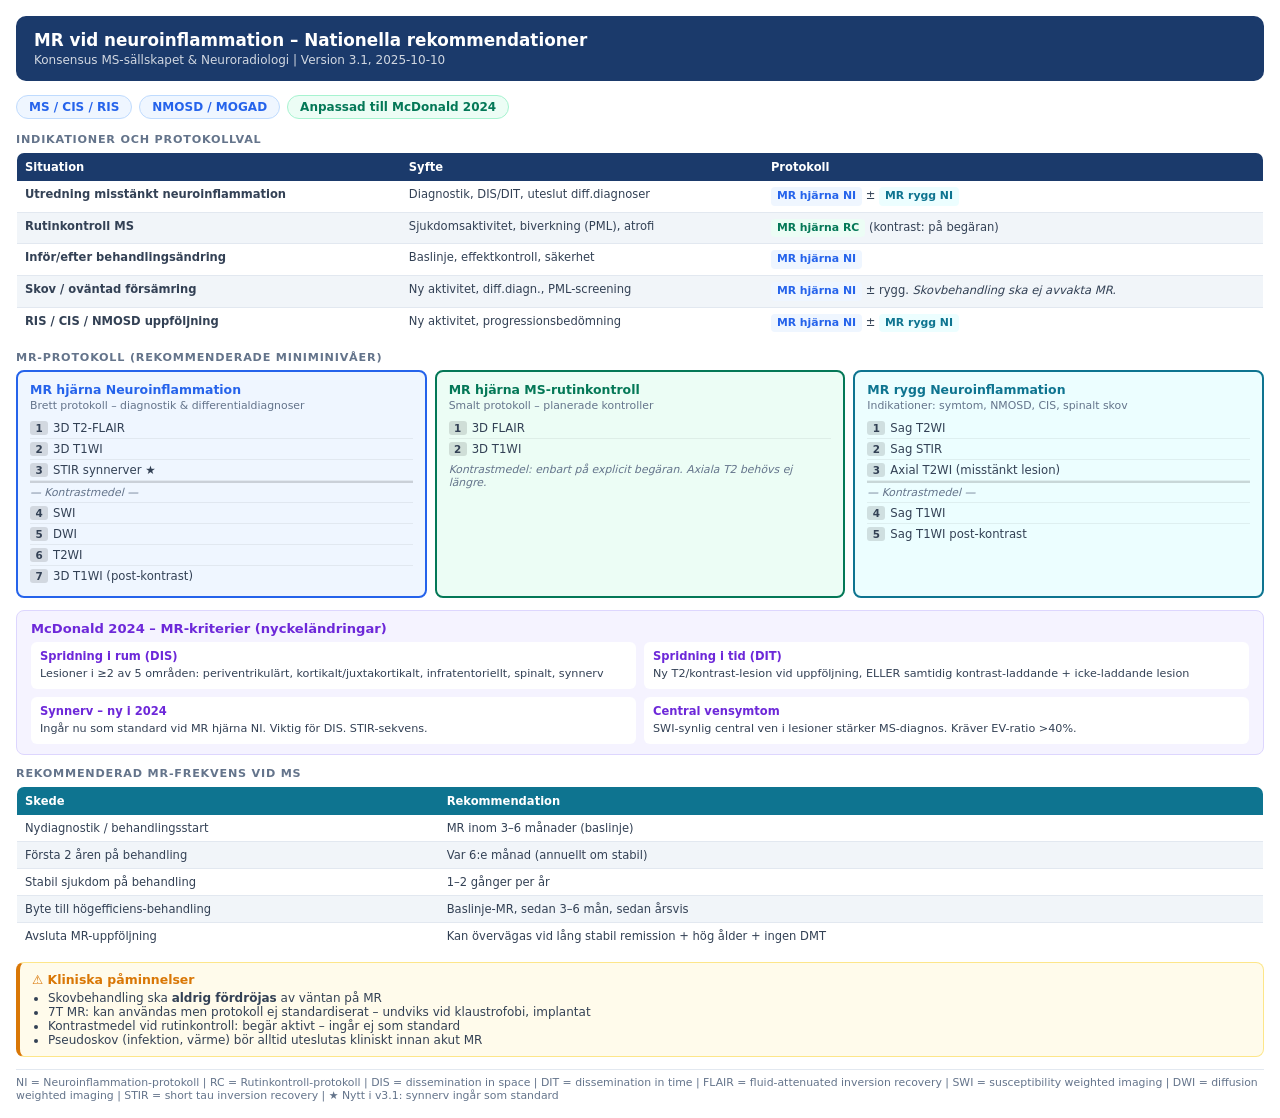
<file: graphical_abstract_mr.html>
<!DOCTYPE html>
<html lang="sv">
<head>
<meta charset="UTF-8">
<meta name="viewport" content="width=device-width, initial-scale=1.0">
<title>Graphical Abstract – MR vid neuroinflammation</title>
<style>
  *, *::before, *::after { box-sizing: border-box; margin: 0; padding: 0; }
  :root {
    --blå:#1B3A6B; --blå-md:#2563EB; --blå-lj:#EFF6FF;
    --teal:#0E7490; --teal-lj:#ECFEFF;
    --grön:#047857; --grön-lj:#ECFDF5;
    --röd:#DC2626; --röd-lj:#FEF2F2;
    --gul:#D97706; --gul-lj:#FFFBEB;
    --lila:#6D28D9; --lila-lj:#F5F3FF;
    --grå:#F1F5F9; --vit:#FFFFFF;
    --text:#0F172A; --text-md:#334155; --text-lj:#64748B;
    --font:-apple-system,'Segoe UI',system-ui,sans-serif;
  }
  body { font-family:var(--font); background:#fff; color:var(--text); font-size:13px; padding:16px; }
  h1 { background:var(--blå); color:#fff; padding:14px 18px; border-radius:10px; font-size:1.05rem; margin-bottom:14px; }
  h1 span { display:block; font-size:0.75rem; font-weight:400; opacity:.8; margin-top:3px; }
  .sek { font-size:0.7rem; font-weight:700; text-transform:uppercase; letter-spacing:.07em; color:var(--text-lj); margin:12px 0 6px; }
  .chips { display:flex; flex-wrap:wrap; gap:7px; margin-bottom:14px; }
  .chip { border-radius:20px; padding:4px 12px; font-size:0.75rem; font-weight:600; border:1px solid; }
  .chip.blå { background:var(--blå-lj); color:var(--blå-md); border-color:#BFDBFE; }
  .chip.grön { background:var(--grön-lj); color:var(--grön); border-color:#A7F3D0; }

  /* Indikationstabell */
  .ind-tbl { width:100%; border-collapse:collapse; border-radius:8px; overflow:hidden; border:1px solid #E2E8F0; margin-bottom:12px; font-size:0.72rem; }
  .ind-tbl thead th { background:var(--blå); color:#fff; padding:7px 8px; text-align:left; font-weight:700; }
  .ind-tbl tbody td { padding:6px 8px; border-bottom:1px solid #E2E8F0; color:var(--text-md); line-height:1.35; vertical-align:top; }
  .ind-tbl tbody tr:last-child td { border-bottom:none; }
  .ind-tbl tbody tr:nth-child(even) td { background:var(--grå); }
  .prot { display:inline-block; border-radius:4px; padding:2px 6px; font-size:0.68rem; font-weight:700; }
  .p-ni { background:var(--blå-lj); color:var(--blå-md); }
  .p-rc { background:var(--grön-lj); color:var(--grön); }
  .p-rn { background:var(--teal-lj); color:var(--teal); }

  /* Protokoll-boxar */
  .prot-row { display:grid; grid-template-columns:1fr 1fr 1fr; gap:8px; margin-bottom:12px; }
  .prot-box { border-radius:8px; padding:10px 12px; border:2px solid; }
  .prot-box.ni { border-color:var(--blå-md); background:var(--blå-lj); }
  .prot-box.rc { border-color:var(--grön); background:var(--grön-lj); }
  .prot-box.rn { border-color:var(--teal); background:var(--teal-lj); }
  .prot-name { font-weight:700; font-size:0.78rem; margin-bottom:2px; }
  .prot-name.ni { color:var(--blå-md); }
  .prot-name.rc { color:var(--grön); }
  .prot-name.rn { color:var(--teal); }
  .prot-desc { font-size:0.68rem; color:var(--text-lj); margin-bottom:6px; }
  .seq-list { list-style:none; padding:0; }
  .seq-list li { font-size:0.73rem; color:var(--text-md); padding:3px 0; border-bottom:1px solid rgba(0,0,0,.06); display:flex; align-items:center; gap:5px; }
  .seq-list li:last-child { border-bottom:none; }
  .seq-num { background:rgba(0,0,0,.12); border-radius:3px; padding:1px 5px; font-size:0.65rem; font-weight:700; min-width:18px; text-align:center; }
  .post-kontrast { font-size:0.68rem; font-style:italic; color:var(--text-lj); margin-top:4px; }

  /* Frekvens */
  .frek-tbl { width:100%; border-collapse:collapse; border-radius:8px; overflow:hidden; border:1px solid #E2E8F0; margin-bottom:12px; font-size:0.72rem; }
  .frek-tbl thead th { background:var(--teal); color:#fff; padding:7px 8px; text-align:left; font-weight:700; }
  .frek-tbl tbody td { padding:6px 8px; border-bottom:1px solid #E2E8F0; color:var(--text-md); vertical-align:top; }
  .frek-tbl tbody tr:last-child td { border-bottom:none; }
  .frek-tbl tbody tr:nth-child(even) td { background:var(--grå); }

  /* McDonald 2024 */
  .mcd-box { background:var(--lila-lj); border:1px solid #DDD6FE; border-radius:8px; padding:10px 14px; margin-bottom:12px; }
  .mcd-title { font-weight:700; color:var(--lila); font-size:0.82rem; margin-bottom:6px; }
  .mcd-grid { display:grid; grid-template-columns:1fr 1fr; gap:8px; }
  .mcd-item { background:#fff; border-radius:6px; padding:7px 9px; }
  .mcd-item strong { display:block; font-size:0.72rem; color:var(--lila); margin-bottom:2px; }
  .mcd-item span { font-size:0.7rem; color:var(--text-md); line-height:1.4; }

  /* Varning */
  .warn-box { background:var(--gul-lj); border:1px solid #FDE68A; border-left:4px solid var(--gul); border-radius:8px; padding:9px 12px; margin-bottom:12px; }
  .warn-title { font-weight:700; color:var(--gul); font-size:0.78rem; margin-bottom:4px; }

  .fotnot { font-size:0.68rem; color:var(--text-lj); margin-top:10px; border-top:1px solid #E2E8F0; padding-top:6px; }
</style>
</head>
<body>

<h1>MR vid neuroinflammation – Nationella rekommendationer
  <span>Konsensus MS-sällskapet &amp; Neuroradiologi | Version 3.1, 2025-10-10</span>
</h1>

<div class="chips">
  <span class="chip blå">MS / CIS / RIS</span>
  <span class="chip blå">NMOSD / MOGAD</span>
  <span class="chip grön">Anpassad till McDonald 2024</span>
</div>

<!-- Indikationer -->
<div class="sek">Indikationer och protokollval</div>
<table class="ind-tbl">
  <thead><tr><th>Situation</th><th>Syfte</th><th>Protokoll</th></tr></thead>
  <tbody>
    <tr>
      <td><strong>Utredning misstänkt neuroinflammation</strong></td>
      <td>Diagnostik, DIS/DIT, uteslut diff.diagnoser</td>
      <td><span class="prot p-ni">MR hjärna NI</span> ± <span class="prot p-rn">MR rygg NI</span></td>
    </tr>
    <tr>
      <td><strong>Rutinkontroll MS</strong></td>
      <td>Sjukdomsaktivitet, biverkning (PML), atrofi</td>
      <td><span class="prot p-rc">MR hjärna RC</span> (kontrast: på begäran)</td>
    </tr>
    <tr>
      <td><strong>Inför/efter behandlingsändring</strong></td>
      <td>Baslinje, effektkontroll, säkerhet</td>
      <td><span class="prot p-ni">MR hjärna NI</span></td>
    </tr>
    <tr>
      <td><strong>Skov / oväntad försämring</strong></td>
      <td>Ny aktivitet, diff.diagn., PML-screening</td>
      <td><span class="prot p-ni">MR hjärna NI</span> ± rygg. <em>Skovbehandling ska ej avvakta MR.</em></td>
    </tr>
    <tr>
      <td><strong>RIS / CIS / NMOSD uppföljning</strong></td>
      <td>Ny aktivitet, progressionsbedömning</td>
      <td><span class="prot p-ni">MR hjärna NI</span> ± <span class="prot p-rn">MR rygg NI</span></td>
    </tr>
  </tbody>
</table>

<!-- Protokoll -->
<div class="sek">MR-protokoll (rekommenderade miniminivåer)</div>
<div class="prot-row">
  <div class="prot-box ni">
    <div class="prot-name ni">MR hjärna Neuroinflammation</div>
    <div class="prot-desc">Brett protokoll – diagnostik &amp; differentialdiagnoser</div>
    <ul class="seq-list">
      <li><span class="seq-num">1</span> 3D T2-FLAIR</li>
      <li><span class="seq-num">2</span> 3D T1WI</li>
      <li><span class="seq-num">3</span> STIR synnerver ★</li>
      <li style="border-top:2px solid rgba(0,0,0,.15);font-style:italic;font-size:0.68rem;color:var(--text-lj)">— Kontrastmedel —</li>
      <li><span class="seq-num">4</span> SWI</li>
      <li><span class="seq-num">5</span> DWI</li>
      <li><span class="seq-num">6</span> T2WI</li>
      <li><span class="seq-num">7</span> 3D T1WI (post-kontrast)</li>
    </ul>
  </div>
  <div class="prot-box rc">
    <div class="prot-name rc">MR hjärna MS-rutinkontroll</div>
    <div class="prot-desc">Smalt protokoll – planerade kontroller</div>
    <ul class="seq-list">
      <li><span class="seq-num">1</span> 3D FLAIR</li>
      <li><span class="seq-num">2</span> 3D T1WI</li>
    </ul>
    <div class="post-kontrast">Kontrastmedel: enbart på explicit begäran. Axiala T2 behövs ej längre.</div>
  </div>
  <div class="prot-box rn">
    <div class="prot-name rn">MR rygg Neuroinflammation</div>
    <div class="prot-desc">Indikationer: symtom, NMOSD, CIS, spinalt skov</div>
    <ul class="seq-list">
      <li><span class="seq-num">1</span> Sag T2WI</li>
      <li><span class="seq-num">2</span> Sag STIR</li>
      <li><span class="seq-num">3</span> Axial T2WI (misstänkt lesion)</li>
      <li style="border-top:2px solid rgba(0,0,0,.15);font-style:italic;font-size:0.68rem;color:var(--text-lj)">— Kontrastmedel —</li>
      <li><span class="seq-num">4</span> Sag T1WI</li>
      <li><span class="seq-num">5</span> Sag T1WI post-kontrast</li>
    </ul>
  </div>
</div>

<!-- McDonald 2024 -->
<div class="mcd-box">
  <div class="mcd-title">McDonald 2024 – MR-kriterier (nyckeländringar)</div>
  <div class="mcd-grid">
    <div class="mcd-item">
      <strong>Spridning i rum (DIS)</strong>
      <span>Lesioner i ≥2 av 5 områden: periventrikulärt, kortikalt/juxtakortikalt, infratentoriellt, spinalt, synnerv</span>
    </div>
    <div class="mcd-item">
      <strong>Spridning i tid (DIT)</strong>
      <span>Ny T2/kontrast-lesion vid uppföljning, ELLER samtidig kontrast-laddande + icke-laddande lesion</span>
    </div>
    <div class="mcd-item">
      <strong>Synnerv – ny i 2024</strong>
      <span>Ingår nu som standard vid MR hjärna NI. Viktig för DIS. STIR-sekvens.</span>
    </div>
    <div class="mcd-item">
      <strong>Central vensymtom</strong>
      <span>SWI-synlig central ven i lesioner stärker MS-diagnos. Kräver EV-ratio &gt;40%.</span>
    </div>
  </div>
</div>

<!-- Frekvenser -->
<div class="sek">Rekommenderad MR-frekvens vid MS</div>
<table class="frek-tbl">
  <thead><tr><th>Skede</th><th>Rekommendation</th></tr></thead>
  <tbody>
    <tr><td>Nydiagnostik / behandlingsstart</td><td>MR inom 3–6 månader (baslinje)</td></tr>
    <tr><td>Första 2 åren på behandling</td><td>Var 6:e månad (annuellt om stabil)</td></tr>
    <tr><td>Stabil sjukdom på behandling</td><td>1–2 gånger per år</td></tr>
    <tr><td>Byte till högefficiens-behandling</td><td>Baslinje-MR, sedan 3–6 mån, sedan årsvis</td></tr>
    <tr><td>Avsluta MR-uppföljning</td><td>Kan övervägas vid lång stabil remission + hög ålder + ingen DMT</td></tr>
  </tbody>
</table>

<!-- Varning -->
<div class="warn-box">
  <div class="warn-title">⚠ Kliniska påminnelser</div>
  <ul style="padding-left:16px;font-size:0.75rem;color:var(--text-md)">
    <li>Skovbehandling ska <strong>aldrig fördröjas</strong> av väntan på MR</li>
    <li>7T MR: kan användas men protokoll ej standardiserat – undviks vid klaustrofobi, implantat</li>
    <li>Kontrastmedel vid rutinkontroll: begär aktivt – ingår ej som standard</li>
    <li>Pseudoskov (infektion, värme) bör alltid uteslutas kliniskt innan akut MR</li>
  </ul>
</div>

<div class="fotnot">
  NI = Neuroinflammation-protokoll | RC = Rutinkontroll-protokoll | DIS = dissemination in space | DIT = dissemination in time | FLAIR = fluid-attenuated inversion recovery | SWI = susceptibility weighted imaging | DWI = diffusion weighted imaging | STIR = short tau inversion recovery | ★ Nytt i v3.1: synnerv ingår som standard
</div>
</body>
</html>
</file>
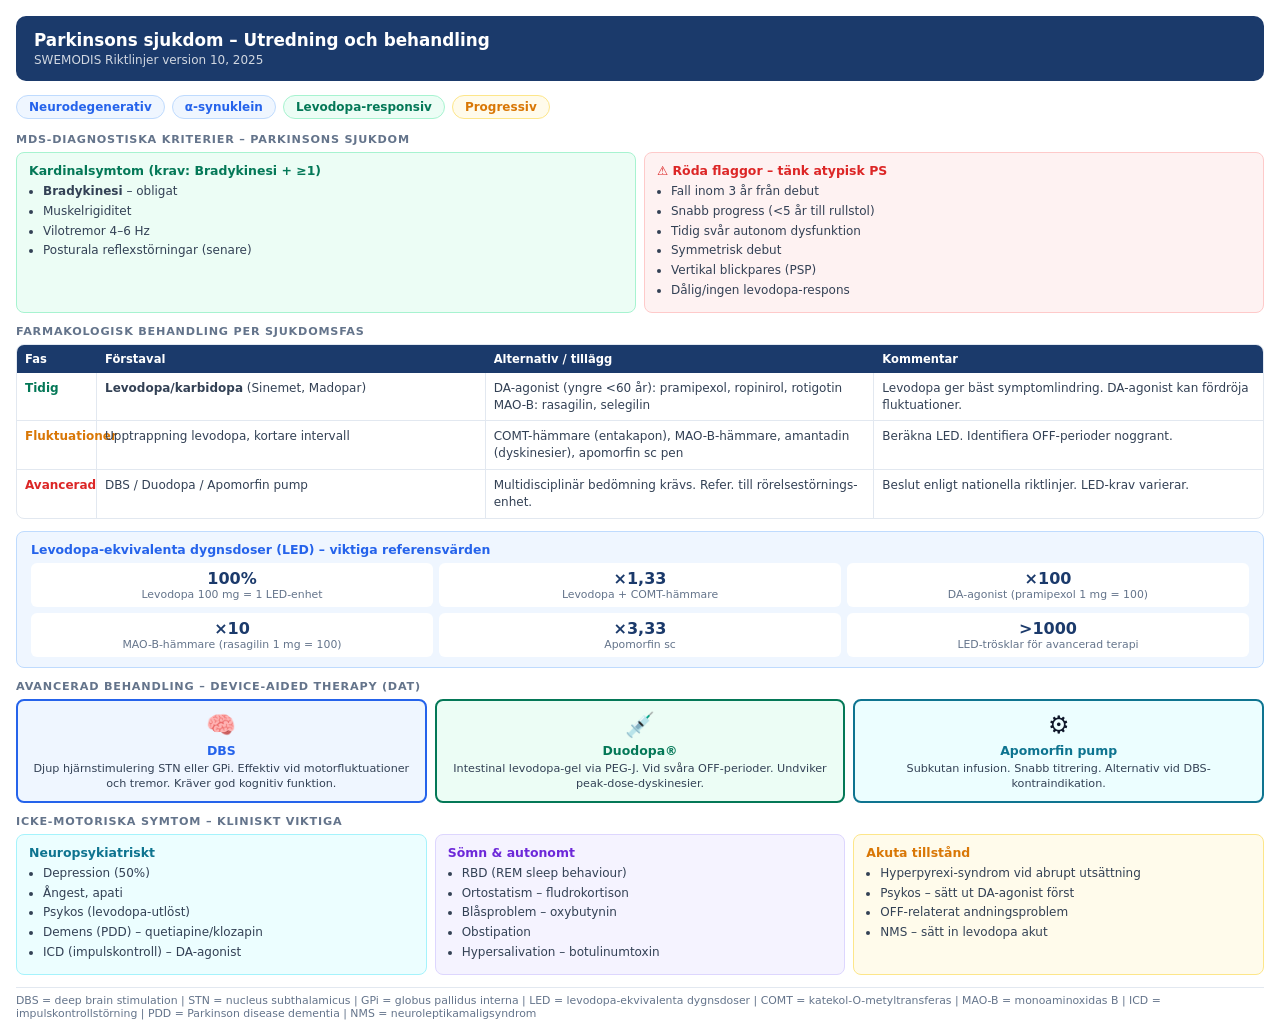
<file: graphical_abstract_parkinson.html>
<!DOCTYPE html>
<html lang="sv">
<head>
<meta charset="UTF-8">
<meta name="viewport" content="width=device-width, initial-scale=1.0">
<title>Graphical Abstract – Parkinsons sjukdom</title>
<style>
  *, *::before, *::after { box-sizing: border-box; margin: 0; padding: 0; }
  :root {
    --blå:#1B3A6B; --blå-md:#2563EB; --blå-lj:#EFF6FF;
    --teal:#0E7490; --teal-lj:#ECFEFF;
    --grön:#047857; --grön-lj:#ECFDF5;
    --röd:#DC2626; --röd-lj:#FEF2F2;
    --gul:#D97706; --gul-lj:#FFFBEB;
    --lila:#6D28D9; --lila-lj:#F5F3FF;
    --grå:#F1F5F9; --vit:#FFFFFF;
    --text:#0F172A; --text-md:#334155; --text-lj:#64748B;
    --font:-apple-system,'Segoe UI',system-ui,sans-serif;
  }
  body { font-family:var(--font); background:#fff; color:var(--text); font-size:13px; padding:16px; }
  h1 { background:var(--blå); color:#fff; padding:14px 18px; border-radius:10px; font-size:1.05rem; margin-bottom:14px; }
  h1 span { display:block; font-size:0.75rem; font-weight:400; opacity:.8; margin-top:3px; }
  .sek { font-size:0.7rem; font-weight:700; text-transform:uppercase; letter-spacing:.07em; color:var(--text-lj); margin:12px 0 6px; }
  .chips { display:flex; flex-wrap:wrap; gap:7px; margin-bottom:14px; }
  .chip { background:var(--blå-lj); color:var(--blå-md); border:1px solid #BFDBFE; border-radius:20px; padding:4px 12px; font-size:0.75rem; font-weight:600; }
  .chip.röd { background:var(--röd-lj); color:var(--röd); border-color:#FECACA; }
  .chip.grön { background:var(--grön-lj); color:var(--grön); border-color:#A7F3D0; }
  .chip.gul { background:var(--gul-lj); color:var(--gul); border-color:#FDE68A; }

  /* Diagnos */
  .two-col { display:grid; grid-template-columns:1fr 1fr; gap:8px; margin-bottom:12px; }
  .three-col { display:grid; grid-template-columns:1fr 1fr 1fr; gap:8px; margin-bottom:12px; }
  .box { background:var(--grå); border-radius:8px; padding:10px 12px; }
  .box.grön { background:var(--grön-lj); border:1px solid #A7F3D0; }
  .box.röd { background:var(--röd-lj); border:1px solid #FECACA; }
  .box.gul { background:var(--gul-lj); border:1px solid #FDE68A; }
  .box.teal { background:var(--teal-lj); border:1px solid #A5F3FC; }
  .box.lila { background:var(--lila-lj); border:1px solid #DDD6FE; }
  .box-title { font-weight:700; font-size:0.78rem; margin-bottom:5px; }
  .box-title.grön { color:var(--grön); }
  .box-title.röd { color:var(--röd); }
  .box-title.gul { color:var(--gul); }
  .box-title.teal { color:var(--teal); }
  .box-title.lila { color:var(--lila); }
  .box-title.blå { color:var(--blå); }
  ul.li { padding-left:14px; }
  ul.li li { font-size:0.75rem; color:var(--text-md); margin-bottom:3px; line-height:1.4; }

  /* Fas-tabell */
  .fas-grid { display:grid; grid-template-columns:80px 1fr 1fr 1fr; border-radius:8px; overflow:hidden; border:1px solid #E2E8F0; margin-bottom:12px; font-size:0.75rem; }
  .fas-hdr { background:var(--blå); color:#fff; font-weight:700; padding:7px 8px; font-size:0.72rem; }
  .fas-cell { padding:7px 8px; border-bottom:1px solid #E2E8F0; border-right:1px solid #E2E8F0; color:var(--text-md); line-height:1.4; }
  .fas-cell:last-child { border-right:none; }
  .fas-row:last-child .fas-cell { border-bottom:none; }
  .fas-row { display:contents; }

  /* LED-box */
  .led-box { background:var(--blå-lj); border:1px solid #BFDBFE; border-radius:8px; padding:10px 14px; margin-bottom:12px; }
  .led-title { font-weight:700; color:var(--blå-md); font-size:0.78rem; margin-bottom:6px; }
  .led-grid { display:grid; grid-template-columns:repeat(3,1fr); gap:6px; }
  .led-item { background:#fff; border-radius:6px; padding:6px 8px; text-align:center; }
  .led-val { font-size:1rem; font-weight:800; color:var(--blå); }
  .led-drug { font-size:0.68rem; color:var(--text-lj); }

  /* Avancerad */
  .adv-row { display:grid; grid-template-columns:1fr 1fr 1fr; gap:8px; margin-bottom:12px; }
  .adv-box { border-radius:8px; padding:10px 12px; border:2px solid; text-align:center; }
  .adv-box.dbs { border-color:var(--blå-md); background:var(--blå-lj); }
  .adv-box.duo { border-color:var(--grön); background:var(--grön-lj); }
  .adv-box.apo { border-color:var(--teal); background:var(--teal-lj); }
  .adv-icon { font-size:1.5rem; margin-bottom:4px; }
  .adv-name { font-weight:700; font-size:0.78rem; margin-bottom:3px; }
  .adv-name.dbs { color:var(--blå-md); }
  .adv-name.duo { color:var(--grön); }
  .adv-name.apo { color:var(--teal); }
  .adv-desc { font-size:0.7rem; color:var(--text-md); line-height:1.35; }

  .fotnot { font-size:0.68rem; color:var(--text-lj); margin-top:10px; border-top:1px solid #E2E8F0; padding-top:6px; }

  @media (max-width: 480px) {
    .two-col, .three-col, .adv-row { grid-template-columns: 1fr; }
    .led-grid { grid-template-columns: 1fr 1fr; }
    .fas-grid { grid-template-columns: 1fr; }
    .fas-hdr, .fas-cell { display: block; }
  }
</style>
</head>
<body>

<h1>Parkinsons sjukdom – Utredning och behandling
  <span>SWEMODIS Riktlinjer version 10, 2025</span>
</h1>

<div class="chips">
  <span class="chip">Neurodegenerativ</span>
  <span class="chip">α-synuklein</span>
  <span class="chip grön">Levodopa-responsiv</span>
  <span class="chip gul">Progressiv</span>
</div>

<!-- Diagnos -->
<div class="sek">MDS-diagnostiska kriterier – Parkinsons sjukdom</div>
<div class="two-col">
  <div class="box grön">
    <div class="box-title grön">Kardinalsymtom (krav: Bradykinesi + ≥1)</div>
    <ul class="li">
      <li><strong>Bradykinesi</strong> – obligat</li>
      <li>Muskelrigiditet</li>
      <li>Vilotremor 4–6 Hz</li>
      <li>Posturala reflexstörningar (senare)</li>
    </ul>
  </div>
  <div class="box röd">
    <div class="box-title röd">⚠ Röda flaggor – tänk atypisk PS</div>
    <ul class="li">
      <li>Fall inom 3 år från debut</li>
      <li>Snabb progress (&lt;5 år till rullstol)</li>
      <li>Tidig svår autonom dysfunktion</li>
      <li>Symmetrisk debut</li>
      <li>Vertikal blickpares (PSP)</li>
      <li>Dålig/ingen levodopa-respons</li>
    </ul>
  </div>
</div>

<!-- Behandlingsfaser -->
<div class="sek">Farmakologisk behandling per sjukdomsfas</div>
<div class="fas-grid">
  <div class="fas-hdr">Fas</div>
  <div class="fas-hdr">Förstaval</div>
  <div class="fas-hdr">Alternativ / tillägg</div>
  <div class="fas-hdr">Kommentar</div>

  <div class="fas-row">
    <div class="fas-cell" style="font-weight:700;color:var(--grön)">Tidig</div>
    <div class="fas-cell"><strong>Levodopa/karbidopa</strong> (Sinemet, Madopar)</div>
    <div class="fas-cell">DA-agonist (yngre &lt;60 år): pramipexol, ropinirol, rotigotin<br>MAO-B: rasagilin, selegilin</div>
    <div class="fas-cell">Levodopa ger bäst symptomlindring. DA-agonist kan fördröja fluktuationer.</div>
  </div>
  <div class="fas-row">
    <div class="fas-cell" style="font-weight:700;color:var(--gul)">Fluktuationer</div>
    <div class="fas-cell">Upptrappning levodopa, kortare intervall</div>
    <div class="fas-cell">COMT-hämmare (entakapon), MAO-B-hämmare, amantadin (dyskinesier), apomorfin sc pen</div>
    <div class="fas-cell">Beräkna LED. Identifiera OFF-perioder noggrant.</div>
  </div>
  <div class="fas-row">
    <div class="fas-cell" style="font-weight:700;color:var(--röd)">Avancerad</div>
    <div class="fas-cell">DBS / Duodopa / Apomorfin pump</div>
    <div class="fas-cell">Multidisciplinär bedömning krävs. Refer. till rörelsestörnings-enhet.</div>
    <div class="fas-cell">Beslut enligt nationella riktlinjer. LED-krav varierar.</div>
  </div>
</div>

<!-- LED -->
<div class="led-box">
  <div class="led-title">Levodopa-ekvivalenta dygnsdoser (LED) – viktiga referensvärden</div>
  <div class="led-grid">
    <div class="led-item"><div class="led-val">100%</div><div class="led-drug">Levodopa 100 mg = 1 LED-enhet</div></div>
    <div class="led-item"><div class="led-val">×1,33</div><div class="led-drug">Levodopa + COMT-hämmare</div></div>
    <div class="led-item"><div class="led-val">×100</div><div class="led-drug">DA-agonist (pramipexol 1 mg = 100)</div></div>
    <div class="led-item"><div class="led-val">×10</div><div class="led-drug">MAO-B-hämmare (rasagilin 1 mg = 100)</div></div>
    <div class="led-item"><div class="led-val">×3,33</div><div class="led-drug">Apomorfin sc</div></div>
    <div class="led-item"><div class="led-val">&gt;1000</div><div class="led-drug">LED-trösklar för avancerad terapi</div></div>
  </div>
</div>

<!-- Avancerad behandling -->
<div class="sek">Avancerad behandling – Device-aided therapy (DAT)</div>
<div class="adv-row">
  <div class="adv-box dbs">
    <div class="adv-icon">🧠</div>
    <div class="adv-name dbs">DBS</div>
    <div class="adv-desc">Djup hjärnstimulering STN eller GPi. Effektiv vid motorfluktuationer och tremor. Kräver god kognitiv funktion.</div>
  </div>
  <div class="adv-box duo">
    <div class="adv-icon">💉</div>
    <div class="adv-name duo">Duodopa®</div>
    <div class="adv-desc">Intestinal levodopa-gel via PEG-J. Vid svåra OFF-perioder. Undviker peak-dose-dyskinesier.</div>
  </div>
  <div class="adv-box apo">
    <div class="adv-icon">⚙️</div>
    <div class="adv-name apo">Apomorfin pump</div>
    <div class="adv-desc">Subkutan infusion. Snabb titrering. Alternativ vid DBS-kontraindikation.</div>
  </div>
</div>

<!-- Icke-motoriska -->
<div class="sek">Icke-motoriska symtom – kliniskt viktiga</div>
<div class="three-col">
  <div class="box teal">
    <div class="box-title teal">Neuropsykiatriskt</div>
    <ul class="li">
      <li>Depression (50%)</li>
      <li>Ångest, apati</li>
      <li>Psykos (levodopa-utlöst)</li>
      <li>Demens (PDD) – quetiapine/klozapin</li>
      <li>ICD (impulskontroll) – DA-agonist</li>
    </ul>
  </div>
  <div class="box lila">
    <div class="box-title lila">Sömn &amp; autonomt</div>
    <ul class="li">
      <li>RBD (REM sleep behaviour)</li>
      <li>Ortostatism – fludrokortison</li>
      <li>Blåsproblem – oxybutynin</li>
      <li>Obstipation</li>
      <li>Hypersalivation – botulinumtoxin</li>
    </ul>
  </div>
  <div class="box gul">
    <div class="box-title gul">Akuta tillstånd</div>
    <ul class="li">
      <li>Hyperpyrexi-syndrom vid abrupt utsättning</li>
      <li>Psykos – sätt ut DA-agonist först</li>
      <li>OFF-relaterat andningsproblem</li>
      <li>NMS – sätt in levodopa akut</li>
    </ul>
  </div>
</div>

<div class="fotnot">
  DBS = deep brain stimulation | STN = nucleus subthalamicus | GPi = globus pallidus interna | LED = levodopa-ekvivalenta dygnsdoser | COMT = katekol-O-metyltransferas | MAO-B = monoaminoxidas B | ICD = impulskontrollstörning | PDD = Parkinson disease dementia | NMS = neuroleptikamaligsyndrom
</div>
</body>
</html>
</file>
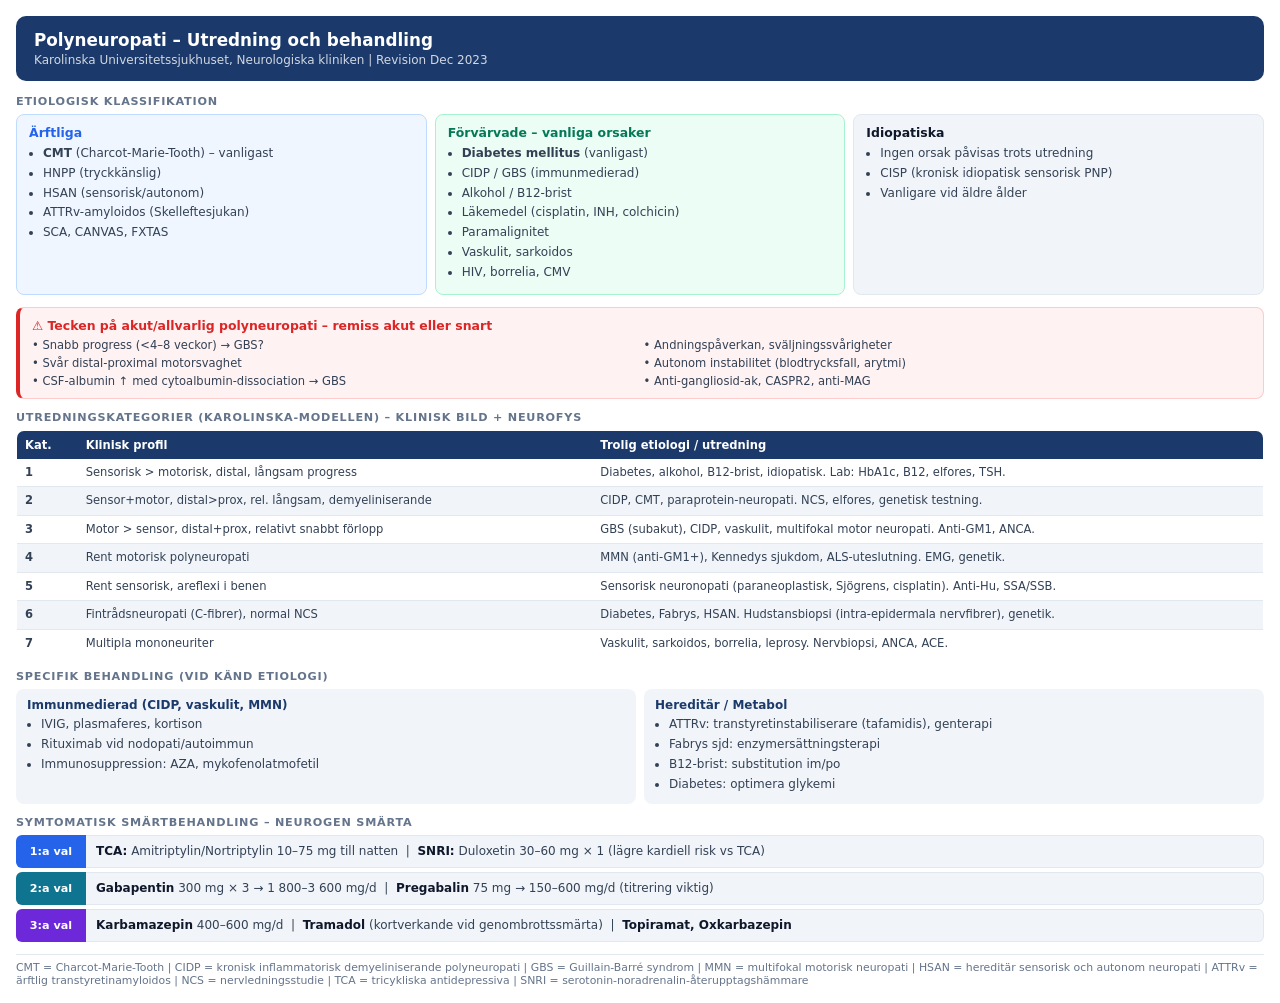
<file: graphical_abstract_polyneuropati.html>
<!DOCTYPE html>
<html lang="sv">
<head>
<meta charset="UTF-8">
<meta name="viewport" content="width=device-width, initial-scale=1.0">
<title>Graphical Abstract – Polyneuropati</title>
<style>
  *, *::before, *::after { box-sizing: border-box; margin: 0; padding: 0; }
  :root {
    --blå:#1B3A6B; --blå-md:#2563EB; --blå-lj:#EFF6FF;
    --teal:#0E7490; --teal-lj:#ECFEFF;
    --grön:#047857; --grön-lj:#ECFDF5;
    --röd:#DC2626; --röd-lj:#FEF2F2;
    --gul:#D97706; --gul-lj:#FFFBEB;
    --lila:#6D28D9; --lila-lj:#F5F3FF;
    --grå:#F1F5F9; --vit:#FFFFFF;
    --text:#0F172A; --text-md:#334155; --text-lj:#64748B;
    --font:-apple-system,'Segoe UI',system-ui,sans-serif;
  }
  body { font-family:var(--font); background:#fff; color:var(--text); font-size:13px; padding:16px; }
  h1 { background:var(--blå); color:#fff; padding:14px 18px; border-radius:10px; font-size:1.05rem; margin-bottom:14px; }
  h1 span { display:block; font-size:0.75rem; font-weight:400; opacity:.8; margin-top:3px; }
  .sek { font-size:0.7rem; font-weight:700; text-transform:uppercase; letter-spacing:.07em; color:var(--text-lj); margin:12px 0 6px; }

  /* Etiologi-triangel */
  .etio-row { display:grid; grid-template-columns:1fr 1fr 1fr; gap:8px; margin-bottom:12px; }
  .etio-box { border-radius:8px; padding:10px 12px; }
  .etio-box.ärv { background:var(--blå-lj); border:1px solid #BFDBFE; }
  .etio-box.förv { background:var(--grön-lj); border:1px solid #A7F3D0; }
  .etio-box.idio { background:var(--grå); border:1px solid #E2E8F0; }
  .etio-title { font-weight:700; font-size:0.78rem; margin-bottom:5px; }
  .etio-title.ärv { color:var(--blå-md); }
  .etio-title.förv { color:var(--grön); }
  ul.li { padding-left:14px; }
  ul.li li { font-size:0.75rem; color:var(--text-md); margin-bottom:3px; line-height:1.4; }

  /* Utredningskategorier */
  .kat-tbl { width:100%; border-collapse:collapse; border-radius:8px; overflow:hidden; border:1px solid #E2E8F0; margin-bottom:12px; font-size:0.72rem; }
  .kat-tbl thead th { background:var(--blå); color:#fff; padding:7px 8px; text-align:left; font-weight:700; }
  .kat-tbl tbody td { padding:6px 8px; border-bottom:1px solid #E2E8F0; color:var(--text-md); line-height:1.35; vertical-align:top; }
  .kat-tbl tbody tr:last-child td { border-bottom:none; }
  .kat-tbl tbody tr:nth-child(even) td { background:var(--grå); }
  .kat-nr { font-weight:700; color:var(--blå-md); white-space:nowrap; }

  /* Smärtbehandling */
  .smärta { margin-bottom:12px; }
  .smärta-steg { display:grid; grid-template-columns:70px 1fr; align-items:stretch; margin-bottom:4px; }
  .smärta-lbl { border-radius:6px 0 0 6px; display:flex; align-items:center; justify-content:center; padding:6px; font-size:0.7rem; font-weight:700; color:#fff; text-align:center; line-height:1.2; }
  .lbl1 { background:var(--blå-md); }
  .lbl2 { background:var(--teal); }
  .lbl3 { background:var(--lila); }
  .smärta-content { background:var(--grå); padding:7px 10px; border-radius:0 6px 6px 0; border:1px solid #E2E8F0; border-left:none; font-size:0.75rem; color:var(--text-md); line-height:1.4; }
  .smärta-content strong { color:var(--text); }

  /* Specifik behandling */
  .spec-grid { display:grid; grid-template-columns:1fr 1fr; gap:8px; margin-bottom:12px; }
  .spec-box { background:var(--grå); border-radius:8px; padding:9px 11px; }
  .spec-title { font-weight:700; font-size:0.75rem; color:var(--blå); margin-bottom:4px; }

  /* Varningssignaler */
  .warn-box { background:var(--röd-lj); border:1px solid #FECACA; border-left:4px solid var(--röd); border-radius:8px; padding:10px 12px; margin-bottom:12px; }
  .warn-title { font-weight:700; color:var(--röd); font-size:0.78rem; margin-bottom:5px; }
  .warn-grid { display:grid; grid-template-columns:1fr 1fr; gap:4px; }
  .warn-item { font-size:0.72rem; color:var(--text-md); }

  .fotnot { font-size:0.68rem; color:var(--text-lj); margin-top:10px; border-top:1px solid #E2E8F0; padding-top:6px; }
</style>
</head>
<body>

<h1>Polyneuropati – Utredning och behandling
  <span>Karolinska Universitetssjukhuset, Neurologiska kliniken | Revision Dec 2023</span>
</h1>

<!-- Etiologi -->
<div class="sek">Etiologisk klassifikation</div>
<div class="etio-row">
  <div class="etio-box ärv">
    <div class="etio-title ärv">Ärftliga</div>
    <ul class="li">
      <li><strong>CMT</strong> (Charcot-Marie-Tooth) – vanligast</li>
      <li>HNPP (tryckkänslig)</li>
      <li>HSAN (sensorisk/autonom)</li>
      <li>ATTRv-amyloidos (Skelleftesjukan)</li>
      <li>SCA, CANVAS, FXTAS</li>
    </ul>
  </div>
  <div class="etio-box förv">
    <div class="etio-title förv">Förvärvade – vanliga orsaker</div>
    <ul class="li">
      <li><strong>Diabetes mellitus</strong> (vanligast)</li>
      <li>CIDP / GBS (immunmedierad)</li>
      <li>Alkohol / B12-brist</li>
      <li>Läkemedel (cisplatin, INH, colchicin)</li>
      <li>Paramalignitet</li>
      <li>Vaskulit, sarkoidos</li>
      <li>HIV, borrelia, CMV</li>
    </ul>
  </div>
  <div class="etio-box idio">
    <div class="etio-title">Idiopatiska</div>
    <ul class="li">
      <li>Ingen orsak påvisas trots utredning</li>
      <li>CISP (kronisk idiopatisk sensorisk PNP)</li>
      <li>Vanligare vid äldre ålder</li>
    </ul>
  </div>
</div>

<!-- Varningssignaler – akut -->
<div class="warn-box">
  <div class="warn-title">⚠ Tecken på akut/allvarlig polyneuropati – remiss akut eller snart</div>
  <div class="warn-grid">
    <div class="warn-item">• Snabb progress (&lt;4–8 veckor) → GBS?</div>
    <div class="warn-item">• Andningspåverkan, sväljningssvårigheter</div>
    <div class="warn-item">• Svår distal-proximal motorsvaghet</div>
    <div class="warn-item">• Autonom instabilitet (blodtrycksfall, arytmi)</div>
    <div class="warn-item">• CSF-albumin ↑ med cytoalbumin-dissociation → GBS</div>
    <div class="warn-item">• Anti-gangliosid-ak, CASPR2, anti-MAG</div>
  </div>
</div>

<!-- Utredningskategorier -->
<div class="sek">Utredningskategorier (Karolinska-modellen) – klinisk bild + neurofys</div>
<table class="kat-tbl">
  <thead><tr><th>Kat.</th><th>Klinisk profil</th><th>Trolig etiologi / utredning</th></tr></thead>
  <tbody>
    <tr><td class="kat-nr">1</td><td>Sensorisk &gt; motorisk, distal, långsam progress</td><td>Diabetes, alkohol, B12-brist, idiopatisk. Lab: HbA1c, B12, elfores, TSH.</td></tr>
    <tr><td class="kat-nr">2</td><td>Sensor+motor, distal&gt;prox, rel. långsam, demyeliniserande</td><td>CIDP, CMT, paraprotein-neuropati. NCS, elfores, genetisk testning.</td></tr>
    <tr><td class="kat-nr">3</td><td>Motor &gt; sensor, distal+prox, relativt snabbt förlopp</td><td>GBS (subakut), CIDP, vaskulit, multifokal motor neuropati. Anti-GM1, ANCA.</td></tr>
    <tr><td class="kat-nr">4</td><td>Rent motorisk polyneuropati</td><td>MMN (anti-GM1+), Kennedys sjukdom, ALS-uteslutning. EMG, genetik.</td></tr>
    <tr><td class="kat-nr">5</td><td>Rent sensorisk, areflexi i benen</td><td>Sensorisk neuronopati (paraneoplastisk, Sjögrens, cisplatin). Anti-Hu, SSA/SSB.</td></tr>
    <tr><td class="kat-nr">6</td><td>Fintrådsneuropati (C-fibrer), normal NCS</td><td>Diabetes, Fabrys, HSAN. Hudstansbiopsi (intra-epidermala nervfibrer), genetik.</td></tr>
    <tr><td class="kat-nr">7</td><td>Multipla mononeuriter</td><td>Vaskulit, sarkoidos, borrelia, leprosy. Nervbiopsi, ANCA, ACE.</td></tr>
  </tbody>
</table>

<!-- Specifik behandling -->
<div class="sek">Specifik behandling (vid känd etiologi)</div>
<div class="spec-grid">
  <div class="spec-box">
    <div class="spec-title">Immunmedierad (CIDP, vaskulit, MMN)</div>
    <ul class="li">
      <li>IVIG, plasmaferes, kortison</li>
      <li>Rituximab vid nodopati/autoimmun</li>
      <li>Immunosuppression: AZA, mykofenolatmofetil</li>
    </ul>
  </div>
  <div class="spec-box">
    <div class="spec-title">Hereditär / Metabol</div>
    <ul class="li">
      <li>ATTRv: transtyretinstabiliserare (tafamidis), genterapi</li>
      <li>Fabrys sjd: enzymersättningsterapi</li>
      <li>B12-brist: substitution im/po</li>
      <li>Diabetes: optimera glykemi</li>
    </ul>
  </div>
</div>

<!-- Symtomatisk smärtbehandling -->
<div class="sek">Symtomatisk smärtbehandling – Neurogen smärta</div>
<div class="smärta">
  <div class="smärta-steg">
    <div class="smärta-lbl lbl1">1:a val</div>
    <div class="smärta-content">
      <strong>TCA:</strong> Amitriptylin/Nortriptylin 10–75 mg till natten &nbsp;|&nbsp;
      <strong>SNRI:</strong> Duloxetin 30–60 mg × 1 (lägre kardiell risk vs TCA)
    </div>
  </div>
  <div class="smärta-steg">
    <div class="smärta-lbl lbl2">2:a val</div>
    <div class="smärta-content">
      <strong>Gabapentin</strong> 300 mg × 3 → 1 800–3 600 mg/d &nbsp;|&nbsp;
      <strong>Pregabalin</strong> 75 mg → 150–600 mg/d (titrering viktig)
    </div>
  </div>
  <div class="smärta-steg">
    <div class="smärta-lbl lbl3">3:a val</div>
    <div class="smärta-content">
      <strong>Karbamazepin</strong> 400–600 mg/d &nbsp;|&nbsp;
      <strong>Tramadol</strong> (kortverkande vid genombrottssmärta) &nbsp;|&nbsp;
      <strong>Topiramat, Oxkarbazepin</strong>
    </div>
  </div>
</div>

<div class="fotnot">
  CMT = Charcot-Marie-Tooth | CIDP = kronisk inflammatorisk demyeliniserande polyneuropati | GBS = Guillain-Barré syndrom | MMN = multifokal motorisk neuropati | HSAN = hereditär sensorisk och autonom neuropati | ATTRv = ärftlig transtyretinamyloidos | NCS = nervledningsstudie | TCA = tricykliska antidepressiva | SNRI = serotonin-noradrenalin-återupptagshämmare
</div>
</body>
</html>
</file>
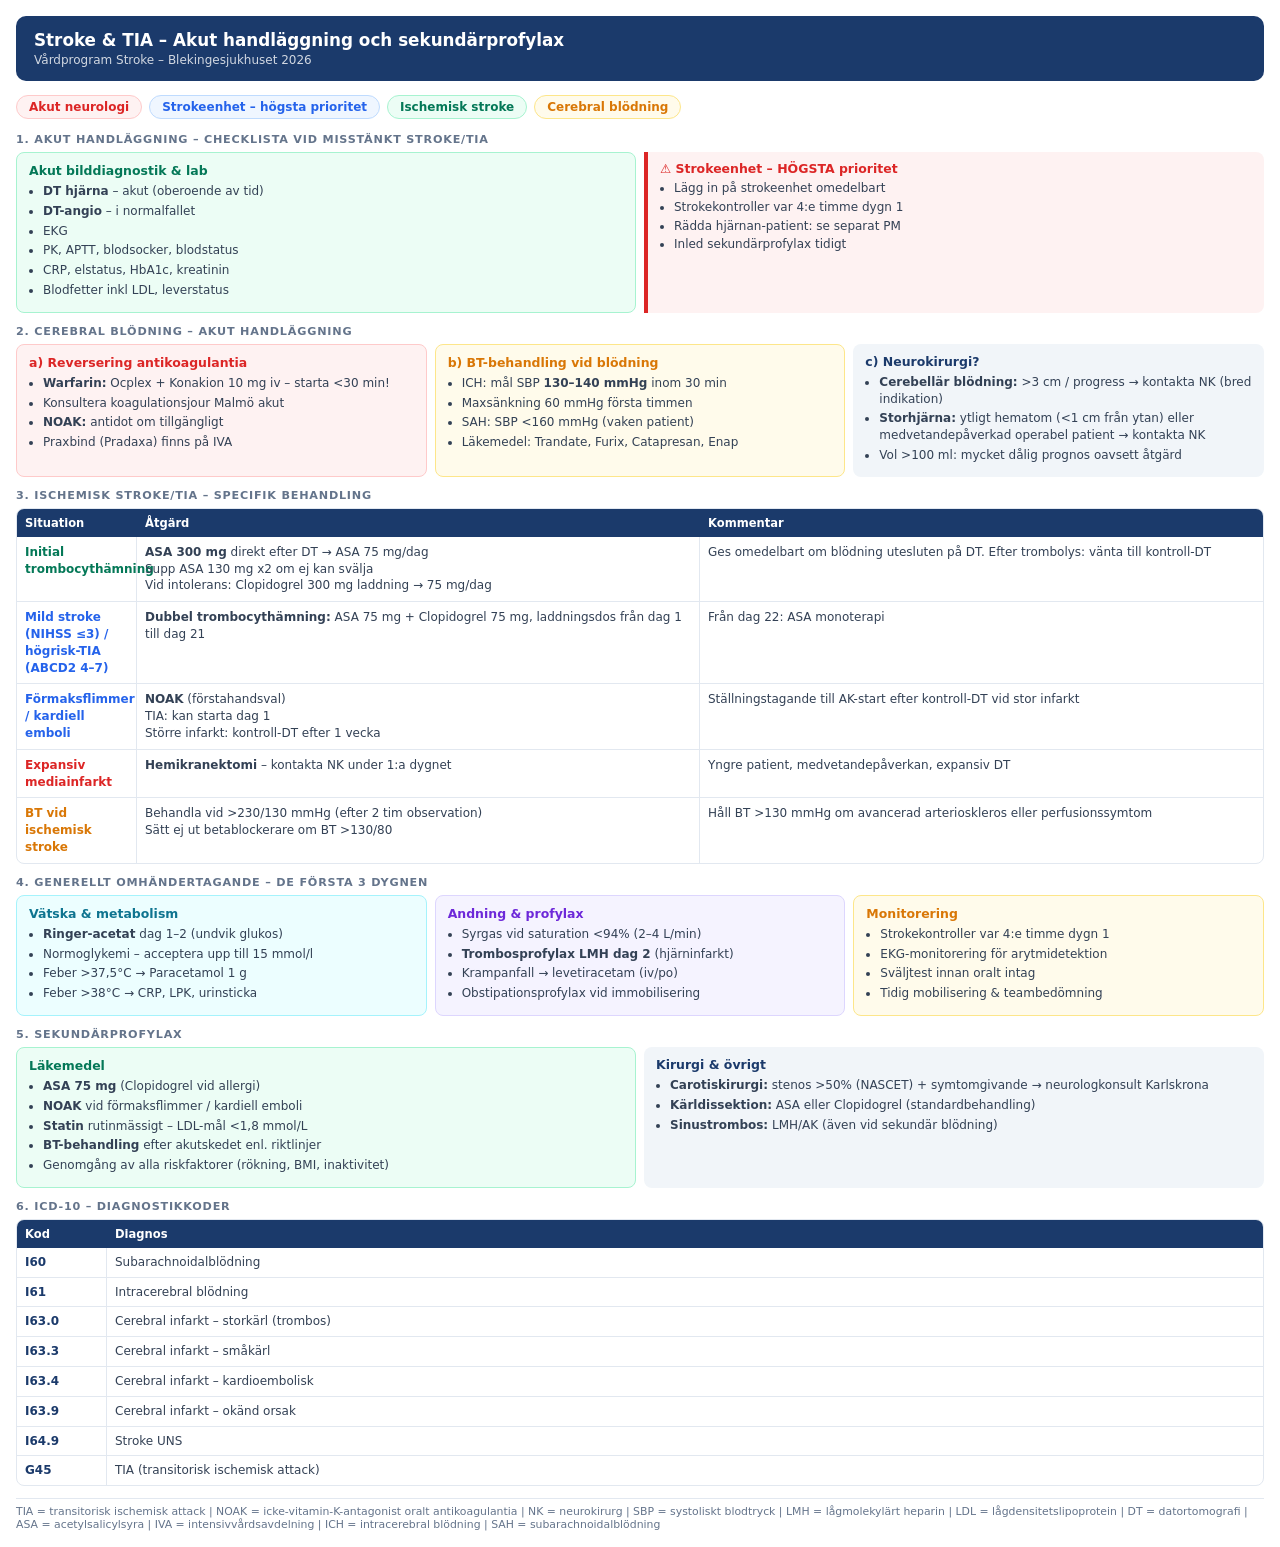
<file: graphical_abstract_stroke.html>
<!DOCTYPE html>
<html lang="sv">
<head>
<meta charset="UTF-8">
<meta name="viewport" content="width=device-width, initial-scale=1.0">
<title>Graphical Abstract – Stroke</title>
<style>
  *, *::before, *::after { box-sizing: border-box; margin: 0; padding: 0; }
  :root {
    --blå:#1B3A6B; --blå-md:#2563EB; --blå-lj:#EFF6FF;
    --teal:#0E7490; --teal-lj:#ECFEFF;
    --grön:#047857; --grön-lj:#ECFDF5;
    --röd:#DC2626; --röd-lj:#FEF2F2;
    --gul:#D97706; --gul-lj:#FFFBEB;
    --lila:#6D28D9; --lila-lj:#F5F3FF;
    --grå:#F1F5F9; --vit:#FFFFFF;
    --text:#0F172A; --text-md:#334155; --text-lj:#64748B;
    --font:-apple-system,'Segoe UI',system-ui,sans-serif;
  }
  body { font-family:var(--font); background:#fff; color:var(--text); font-size:13px; padding:16px; }
  h1 { background:var(--blå); color:#fff; padding:14px 18px; border-radius:10px; font-size:1.05rem; margin-bottom:14px; }
  h1 span { display:block; font-size:0.75rem; font-weight:400; opacity:.8; margin-top:3px; }
  .sek { font-size:0.7rem; font-weight:700; text-transform:uppercase; letter-spacing:.07em; color:var(--text-lj); margin:12px 0 6px; }
  .chips { display:flex; flex-wrap:wrap; gap:7px; margin-bottom:14px; }
  .chip { background:var(--blå-lj); color:var(--blå-md); border:1px solid #BFDBFE; border-radius:20px; padding:4px 12px; font-size:0.75rem; font-weight:600; }
  .chip.röd { background:var(--röd-lj); color:var(--röd); border-color:#FECACA; }
  .chip.grön { background:var(--grön-lj); color:var(--grön); border-color:#A7F3D0; }
  .chip.gul { background:var(--gul-lj); color:var(--gul); border-color:#FDE68A; }

  .two-col { display:grid; grid-template-columns:1fr 1fr; gap:8px; margin-bottom:12px; }
  .three-col { display:grid; grid-template-columns:1fr 1fr 1fr; gap:8px; margin-bottom:12px; }
  .box { background:var(--grå); border-radius:8px; padding:10px 12px; }
  .box.grön { background:var(--grön-lj); border:1px solid #A7F3D0; }
  .box.röd { background:var(--röd-lj); border:1px solid #FECACA; }
  .box.gul { background:var(--gul-lj); border:1px solid #FDE68A; }
  .box.teal { background:var(--teal-lj); border:1px solid #A5F3FC; }
  .box.lila { background:var(--lila-lj); border:1px solid #DDD6FE; }
  .box-title { font-weight:700; font-size:0.78rem; margin-bottom:5px; }
  .box-title.grön { color:var(--grön); }
  .box-title.röd { color:var(--röd); }
  .box-title.gul { color:var(--gul); }
  .box-title.teal { color:var(--teal); }
  .box-title.lila { color:var(--lila); }
  .box-title.blå { color:var(--blå); }
  ul.li { padding-left:14px; }
  ul.li li { font-size:0.75rem; color:var(--text-md); margin-bottom:3px; line-height:1.4; }

  /* Fas-tabell */
  .fas-grid { display:grid; grid-template-columns:120px 1fr 1fr; border-radius:8px; overflow:hidden; border:1px solid #E2E8F0; margin-bottom:12px; font-size:0.75rem; }
  .fas-hdr { background:var(--blå); color:#fff; font-weight:700; padding:7px 8px; font-size:0.72rem; }
  .fas-cell { padding:7px 8px; border-bottom:1px solid #E2E8F0; border-right:1px solid #E2E8F0; color:var(--text-md); line-height:1.4; }
  .fas-cell:last-child { border-right:none; }
  .fas-row:last-child .fas-cell { border-bottom:none; }
  .fas-row { display:contents; }

  /* ICD-tabell */
  .icd-grid { display:grid; grid-template-columns:90px 1fr; border-radius:8px; overflow:hidden; border:1px solid #E2E8F0; margin-bottom:12px; font-size:0.75rem; }
  .icd-hdr { background:var(--blå); color:#fff; font-weight:700; padding:7px 8px; font-size:0.72rem; }
  .icd-cell { padding:6px 8px; border-bottom:1px solid #E2E8F0; border-right:1px solid #E2E8F0; color:var(--text-md); line-height:1.4; }
  .icd-cell:last-child { border-right:none; }
  .icd-row:last-child .icd-cell { border-bottom:none; }
  .icd-row { display:contents; }
  .icd-code { font-weight:700; color:var(--blå); }

  /* Varningsbox */
  .warn-box { border-left:4px solid var(--röd); background:var(--röd-lj); border-radius:0 8px 8px 0; padding:9px 12px; margin-bottom:12px; }
  .warn-box.gul { border-left-color:var(--gul); background:var(--gul-lj); }
  .warn-title { font-weight:700; font-size:0.78rem; color:var(--röd); margin-bottom:4px; }
  .warn-title.gul { color:var(--gul); }
  .warn-box p, .warn-box ul { font-size:0.75rem; color:var(--text-md); }
  .warn-box ul { padding-left:14px; }
  .warn-box li { margin-bottom:2px; line-height:1.4; }

  /* Sekundärprofylax-grid */
  .sek-prof { display:grid; grid-template-columns:1fr 1fr; gap:8px; margin-bottom:12px; }

  .fotnot { font-size:0.68rem; color:var(--text-lj); margin-top:10px; border-top:1px solid #E2E8F0; padding-top:6px; }

  @media (max-width: 480px) {
    .two-col, .three-col, .sek-prof { grid-template-columns: 1fr; }
    .fas-grid { grid-template-columns: 1fr; }
    .icd-grid { grid-template-columns: 1fr; }
    .fas-hdr, .fas-cell, .icd-hdr, .icd-cell { display: block; }
  }
</style>
</head>
<body>

<h1>Stroke &amp; TIA – Akut handläggning och sekundärprofylax
  <span>Vårdprogram Stroke – Blekingesjukhuset 2026</span>
</h1>

<div class="chips">
  <span class="chip röd">Akut neurologi</span>
  <span class="chip">Strokeenhet – högsta prioritet</span>
  <span class="chip grön">Ischemisk stroke</span>
  <span class="chip gul">Cerebral blödning</span>
</div>

<!-- 1. Akut checklista -->
<div class="sek">1. Akut handläggning – checklista vid misstänkt stroke/TIA</div>
<div class="two-col">
  <div class="box grön">
    <div class="box-title grön">Akut bilddiagnostik &amp; lab</div>
    <ul class="li">
      <li><strong>DT hjärna</strong> – akut (oberoende av tid)</li>
      <li><strong>DT-angio</strong> – i normalfallet</li>
      <li>EKG</li>
      <li>PK, APTT, blodsocker, blodstatus</li>
      <li>CRP, elstatus, HbA1c, kreatinin</li>
      <li>Blodfetter inkl LDL, leverstatus</li>
    </ul>
  </div>
  <div class="warn-box" style="margin-bottom:0;">
    <div class="warn-title">&#9888; Strokeenhet – HÖGSTA prioritet</div>
    <ul>
      <li>Lägg in på strokeenhet omedelbart</li>
      <li>Strokekontroller var 4:e timme dygn 1</li>
      <li>Rädda hjärnan-patient: se separat PM</li>
      <li>Inled sekundärprofylax tidigt</li>
    </ul>
  </div>
</div>

<!-- 2. Cerebral blödning -->
<div class="sek">2. Cerebral blödning – akut handläggning</div>
<div class="three-col">
  <div class="box röd">
    <div class="box-title röd">a) Reversering antikoagulantia</div>
    <ul class="li">
      <li><strong>Warfarin:</strong> Ocplex + Konakion 10 mg iv – starta &lt;30 min!</li>
      <li>Konsultera koagulationsjour Malmö akut</li>
      <li><strong>NOAK:</strong> antidot om tillgängligt</li>
      <li>Praxbind (Pradaxa) finns på IVA</li>
    </ul>
  </div>
  <div class="box gul">
    <div class="box-title gul">b) BT-behandling vid blödning</div>
    <ul class="li">
      <li>ICH: mål SBP <strong>130–140 mmHg</strong> inom 30 min</li>
      <li>Maxsänkning 60 mmHg första timmen</li>
      <li>SAH: SBP &lt;160 mmHg (vaken patient)</li>
      <li>Läkemedel: Trandate, Furix, Catapresan, Enap</li>
    </ul>
  </div>
  <div class="box">
    <div class="box-title blå">c) Neurokirurgi?</div>
    <ul class="li">
      <li><strong>Cerebellär blödning:</strong> &gt;3 cm / progress → kontakta NK (bred indikation)</li>
      <li><strong>Storhjärna:</strong> ytligt hematom (&lt;1 cm från ytan) eller medvetandepåverkad operabel patient → kontakta NK</li>
      <li>Vol &gt;100 ml: mycket dålig prognos oavsett åtgärd</li>
    </ul>
  </div>
</div>

<!-- 3. Ischemisk stroke/TIA -->
<div class="sek">3. Ischemisk stroke/TIA – specifik behandling</div>
<div class="fas-grid">
  <div class="fas-hdr">Situation</div>
  <div class="fas-hdr">Åtgärd</div>
  <div class="fas-hdr">Kommentar</div>

  <div class="fas-row">
    <div class="fas-cell" style="font-weight:700;color:var(--grön)">Initial trombocythämning</div>
    <div class="fas-cell"><strong>ASA 300 mg</strong> direkt efter DT → ASA 75 mg/dag<br>Supp ASA 130 mg x2 om ej kan svälja<br>Vid intolerans: Clopidogrel 300 mg laddning → 75 mg/dag</div>
    <div class="fas-cell">Ges omedelbart om blödning utesluten på DT. Efter trombolys: vänta till kontroll-DT</div>
  </div>
  <div class="fas-row">
    <div class="fas-cell" style="font-weight:700;color:var(--blå-md)">Mild stroke (NIHSS ≤3) / högrisk-TIA (ABCD2 4–7)</div>
    <div class="fas-cell"><strong>Dubbel trombocythämning:</strong> ASA 75 mg + Clopidogrel 75 mg, laddningsdos från dag 1 till dag 21</div>
    <div class="fas-cell">Från dag 22: ASA monoterapi</div>
  </div>
  <div class="fas-row">
    <div class="fas-cell" style="font-weight:700;color:var(--blå-md)">Förmaksflimmer / kardiell emboli</div>
    <div class="fas-cell"><strong>NOAK</strong> (förstahandsval)<br>TIA: kan starta dag 1<br>Större infarkt: kontroll-DT efter 1 vecka</div>
    <div class="fas-cell">Ställningstagande till AK-start efter kontroll-DT vid stor infarkt</div>
  </div>
  <div class="fas-row">
    <div class="fas-cell" style="font-weight:700;color:var(--röd)">Expansiv mediainfarkt</div>
    <div class="fas-cell"><strong>Hemikranektomi</strong> – kontakta NK under 1:a dygnet</div>
    <div class="fas-cell">Yngre patient, medvetandepåverkan, expansiv DT</div>
  </div>
  <div class="fas-row">
    <div class="fas-cell" style="font-weight:700;color:var(--gul)">BT vid ischemisk stroke</div>
    <div class="fas-cell">Behandla vid &gt;230/130 mmHg (efter 2 tim observation)<br>Sätt ej ut betablockerare om BT &gt;130/80</div>
    <div class="fas-cell">Håll BT &gt;130 mmHg om avancerad arterioskleros eller perfusionssymtom</div>
  </div>
</div>

<!-- 4. Generellt omhändertagande -->
<div class="sek">4. Generellt omhändertagande – de första 3 dygnen</div>
<div class="three-col">
  <div class="box teal">
    <div class="box-title teal">Vätska &amp; metabolism</div>
    <ul class="li">
      <li><strong>Ringer-acetat</strong> dag 1–2 (undvik glukos)</li>
      <li>Normoglykemi – acceptera upp till 15 mmol/l</li>
      <li>Feber &gt;37,5°C → Paracetamol 1 g</li>
      <li>Feber &gt;38°C → CRP, LPK, urinsticka</li>
    </ul>
  </div>
  <div class="box lila">
    <div class="box-title lila">Andning &amp; profylax</div>
    <ul class="li">
      <li>Syrgas vid saturation &lt;94% (2–4 L/min)</li>
      <li><strong>Trombosprofylax LMH dag 2</strong> (hjärninfarkt)</li>
      <li>Krampanfall → levetiracetam (iv/po)</li>
      <li>Obstipationsprofylax vid immobilisering</li>
    </ul>
  </div>
  <div class="box gul">
    <div class="box-title gul">Monitorering</div>
    <ul class="li">
      <li>Strokekontroller var 4:e timme dygn 1</li>
      <li>EKG-monitorering för arytmidetektion</li>
      <li>Sväljtest innan oralt intag</li>
      <li>Tidig mobilisering &amp; teambedömning</li>
    </ul>
  </div>
</div>

<!-- 5. Sekundärprofylax -->
<div class="sek">5. Sekundärprofylax</div>
<div class="sek-prof">
  <div class="box grön">
    <div class="box-title grön">Läkemedel</div>
    <ul class="li">
      <li><strong>ASA 75 mg</strong> (Clopidogrel vid allergi)</li>
      <li><strong>NOAK</strong> vid förmaksflimmer / kardiell emboli</li>
      <li><strong>Statin</strong> rutinmässigt – LDL-mål &lt;1,8 mmol/L</li>
      <li><strong>BT-behandling</strong> efter akutskedet enl. riktlinjer</li>
      <li>Genomgång av alla riskfaktorer (rökning, BMI, inaktivitet)</li>
    </ul>
  </div>
  <div class="box">
    <div class="box-title blå">Kirurgi &amp; övrigt</div>
    <ul class="li">
      <li><strong>Carotiskirurgi:</strong> stenos &gt;50% (NASCET) + symtomgivande → neurologkonsult Karlskrona</li>
      <li><strong>Kärldissektion:</strong> ASA eller Clopidogrel (standardbehandling)</li>
      <li><strong>Sinustrombos:</strong> LMH/AK (även vid sekundär blödning)</li>
    </ul>
  </div>
</div>

<!-- 6. ICD-10 -->
<div class="sek">6. ICD-10 – diagnostikkoder</div>
<div class="icd-grid">
  <div class="icd-hdr">Kod</div>
  <div class="icd-hdr">Diagnos</div>

  <div class="icd-row">
    <div class="icd-cell icd-code">I60</div>
    <div class="icd-cell">Subarachnoidalblödning</div>
  </div>
  <div class="icd-row">
    <div class="icd-cell icd-code">I61</div>
    <div class="icd-cell">Intracerebral blödning</div>
  </div>
  <div class="icd-row">
    <div class="icd-cell icd-code">I63.0</div>
    <div class="icd-cell">Cerebral infarkt – storkärl (trombos)</div>
  </div>
  <div class="icd-row">
    <div class="icd-cell icd-code">I63.3</div>
    <div class="icd-cell">Cerebral infarkt – småkärl</div>
  </div>
  <div class="icd-row">
    <div class="icd-cell icd-code">I63.4</div>
    <div class="icd-cell">Cerebral infarkt – kardioembolisk</div>
  </div>
  <div class="icd-row">
    <div class="icd-cell icd-code">I63.9</div>
    <div class="icd-cell">Cerebral infarkt – okänd orsak</div>
  </div>
  <div class="icd-row">
    <div class="icd-cell icd-code">I64.9</div>
    <div class="icd-cell">Stroke UNS</div>
  </div>
  <div class="icd-row">
    <div class="icd-cell icd-code">G45</div>
    <div class="icd-cell">TIA (transitorisk ischemisk attack)</div>
  </div>
</div>

<div class="fotnot">
  TIA = transitorisk ischemisk attack | NOAK = icke-vitamin-K-antagonist oralt antikoagulantia | NK = neurokirurg | SBP = systoliskt blodtryck | LMH = lågmolekylärt heparin | LDL = lågdensitetslipoprotein | DT = datortomografi | ASA = acetylsalicylsyra | IVA = intensivvårdsavdelning | ICH = intracerebral blödning | SAH = subarachnoidalblödning
</div>
</body>
</html>
</file>
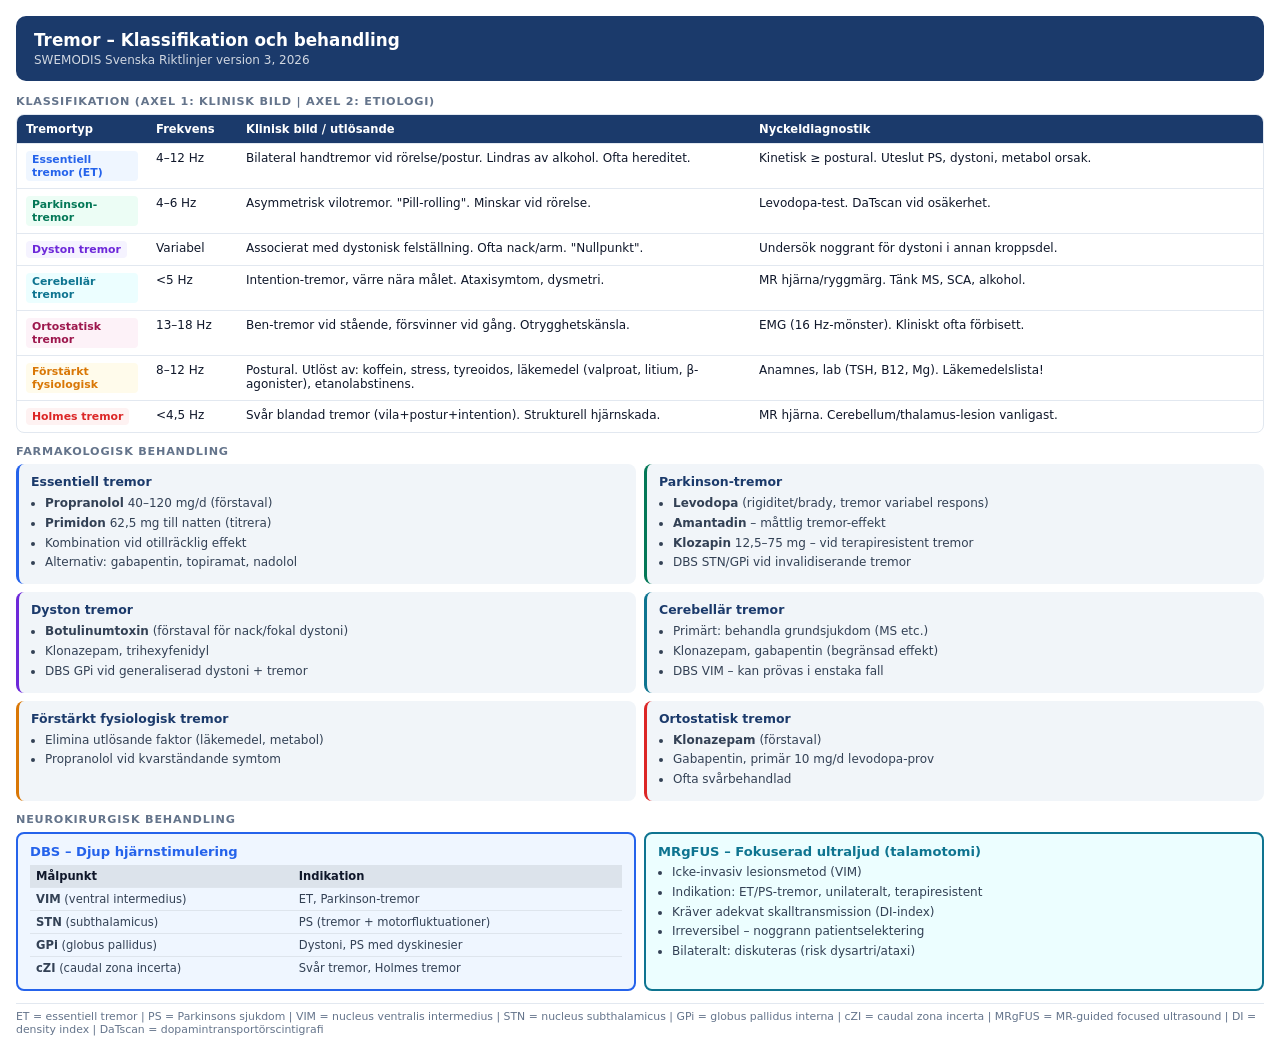
<file: graphical_abstract_tremor.html>
<!DOCTYPE html>
<html lang="sv">
<head>
<meta charset="UTF-8">
<meta name="viewport" content="width=device-width, initial-scale=1.0">
<title>Graphical Abstract – Tremor</title>
<style>
  *, *::before, *::after { box-sizing: border-box; margin: 0; padding: 0; }
  :root {
    --blå:#1B3A6B; --blå-md:#2563EB; --blå-lj:#EFF6FF;
    --teal:#0E7490; --teal-lj:#ECFEFF;
    --grön:#047857; --grön-lj:#ECFDF5;
    --röd:#DC2626; --röd-lj:#FEF2F2;
    --gul:#D97706; --gul-lj:#FFFBEB;
    --lila:#6D28D9; --lila-lj:#F5F3FF;
    --rosa:#9D174D; --rosa-lj:#FDF2F8;
    --grå:#F1F5F9; --vit:#FFFFFF;
    --text:#0F172A; --text-md:#334155; --text-lj:#64748B;
    --font:-apple-system,'Segoe UI',system-ui,sans-serif;
  }
  body { font-family:var(--font); background:#fff; color:var(--text); font-size:13px; padding:16px; }
  h1 { background:var(--blå); color:#fff; padding:14px 18px; border-radius:10px; font-size:1.05rem; margin-bottom:14px; }
  h1 span { display:block; font-size:0.75rem; font-weight:400; opacity:.8; margin-top:3px; }
  .sek { font-size:0.7rem; font-weight:700; text-transform:uppercase; letter-spacing:.07em; color:var(--text-lj); margin:12px 0 6px; }

  /* Klassifikationstabell */
  .klass { border-radius:8px; overflow:hidden; border:1px solid #E2E8F0; margin-bottom:12px; font-size:0.75rem; }
  .klass-hdr { display:grid; grid-template-columns:130px 90px 1fr 1fr; background:var(--blå); color:#fff; font-weight:700; font-size:0.72rem; }
  .klass-hdr div, .klass-row div { padding:7px 9px; }
  .klass-row { display:grid; grid-template-columns:130px 90px 1fr 1fr; border-top:1px solid #E2E8F0; }
  .klass-row:hover { background:var(--grå); }
  .k-name { font-weight:700; }
  .k-et { color:var(--blå-md); }
  .k-ps { color:var(--grön); }
  .k-dys { color:var(--lila); }
  .k-cer { color:var(--teal); }
  .k-ort { color:var(--rosa); }
  .k-fys { color:var(--gul); }
  .k-hol { color:var(--röd); }
  .badge { display:inline-block; border-radius:4px; padding:2px 6px; font-size:0.68rem; font-weight:700; }
  .b-et { background:var(--blå-lj); color:var(--blå-md); }
  .b-ps { background:var(--grön-lj); color:var(--grön); }
  .b-dys { background:var(--lila-lj); color:var(--lila); }
  .b-cer { background:var(--teal-lj); color:var(--teal); }
  .b-ort { background:var(--rosa-lj); color:var(--rosa); }
  .b-fys { background:var(--gul-lj); color:var(--gul); }
  .b-hol { background:var(--röd-lj); color:var(--röd); }

  /* Behandling */
  .tx-grid { display:grid; grid-template-columns:1fr 1fr; gap:8px; margin-bottom:12px; }
  .tx-box { background:var(--grå); border-radius:8px; padding:10px 12px; }
  .tx-box.blå { border-left:3px solid var(--blå-md); }
  .tx-box.grön { border-left:3px solid var(--grön); }
  .tx-box.lila { border-left:3px solid var(--lila); }
  .tx-box.teal { border-left:3px solid var(--teal); }
  .tx-box.gul { border-left:3px solid var(--gul); }
  .tx-box.röd { border-left:3px solid var(--röd); }
  .tx-title { font-weight:700; font-size:0.78rem; margin-bottom:6px; color:var(--blå); }
  ul.li { padding-left:14px; }
  ul.li li { font-size:0.75rem; color:var(--text-md); margin-bottom:3px; line-height:1.4; }

  /* Neurokirurgi */
  .nk-row { display:grid; grid-template-columns:1fr 1fr; gap:8px; margin-bottom:12px; }
  .nk-box { border:2px solid; border-radius:8px; padding:10px 12px; }
  .nk-box.dbs { border-color:var(--blå-md); background:var(--blå-lj); }
  .nk-box.fus { border-color:var(--teal); background:var(--teal-lj); }
  .nk-title { font-weight:700; font-size:0.82rem; margin-bottom:5px; }
  .nk-title.dbs { color:var(--blå-md); }
  .nk-title.fus { color:var(--teal); }
  table.nk-tbl { width:100%; font-size:0.72rem; border-collapse:collapse; margin-top:6px; }
  table.nk-tbl th { background:rgba(0,0,0,.08); padding:4px 6px; text-align:left; font-weight:700; }
  table.nk-tbl td { padding:4px 6px; border-top:1px solid rgba(0,0,0,.07); color:var(--text-md); }

  .fotnot { font-size:0.68rem; color:var(--text-lj); margin-top:10px; border-top:1px solid #E2E8F0; padding-top:6px; }
</style>
</head>
<body>

<h1>Tremor – Klassifikation och behandling
  <span>SWEMODIS Svenska Riktlinjer version 3, 2026</span>
</h1>

<!-- Klassifikation -->
<div class="sek">Klassifikation (Axel 1: klinisk bild | Axel 2: etiologi)</div>
<div class="klass">
  <div class="klass-hdr">
    <div>Tremortyp</div>
    <div>Frekvens</div>
    <div>Klinisk bild / utlösande</div>
    <div>Nyckeldiagnostik</div>
  </div>
  <div class="klass-row">
    <div class="k-name k-et"><span class="badge b-et">Essentiell tremor (ET)</span></div>
    <div>4–12 Hz</div>
    <div>Bilateral handtremor vid rörelse/postur. Lindras av alkohol. Ofta hereditet.</div>
    <div>Kinetisk ≥ postural. Uteslut PS, dystoni, metabol orsak.</div>
  </div>
  <div class="klass-row">
    <div class="k-name k-ps"><span class="badge b-ps">Parkinson-tremor</span></div>
    <div>4–6 Hz</div>
    <div>Asymmetrisk vilotremor. "Pill-rolling". Minskar vid rörelse.</div>
    <div>Levodopa-test. DaTscan vid osäkerhet.</div>
  </div>
  <div class="klass-row">
    <div class="k-name k-dys"><span class="badge b-dys">Dyston tremor</span></div>
    <div>Variabel</div>
    <div>Associerat med dystonisk felställning. Ofta nack/arm. "Nullpunkt".</div>
    <div>Undersök noggrant för dystoni i annan kroppsdel.</div>
  </div>
  <div class="klass-row">
    <div class="k-name k-cer"><span class="badge b-cer">Cerebellär tremor</span></div>
    <div>&lt;5 Hz</div>
    <div>Intention-tremor, värre nära målet. Ataxisymtom, dysmetri.</div>
    <div>MR hjärna/ryggmärg. Tänk MS, SCA, alkohol.</div>
  </div>
  <div class="klass-row">
    <div class="k-name k-ort"><span class="badge b-ort">Ortostatisk tremor</span></div>
    <div>13–18 Hz</div>
    <div>Ben-tremor vid stående, försvinner vid gång. Otrygghetskänsla.</div>
    <div>EMG (16 Hz-mönster). Kliniskt ofta förbisett.</div>
  </div>
  <div class="klass-row">
    <div class="k-name k-fys"><span class="badge b-fys">Förstärkt fysiologisk</span></div>
    <div>8–12 Hz</div>
    <div>Postural. Utlöst av: koffein, stress, tyreoidos, läkemedel (valproat, litium, β-agonister), etanolabstinens.</div>
    <div>Anamnes, lab (TSH, B12, Mg). Läkemedelslista!</div>
  </div>
  <div class="klass-row">
    <div class="k-name k-hol"><span class="badge b-hol">Holmes tremor</span></div>
    <div>&lt;4,5 Hz</div>
    <div>Svår blandad tremor (vila+postur+intention). Strukturell hjärnskada.</div>
    <div>MR hjärna. Cerebellum/thalamus-lesion vanligast.</div>
  </div>
</div>

<!-- Farmakologisk behandling -->
<div class="sek">Farmakologisk behandling</div>
<div class="tx-grid">
  <div class="tx-box blå">
    <div class="tx-title">Essentiell tremor</div>
    <ul class="li">
      <li><strong>Propranolol</strong> 40–120 mg/d (förstaval)</li>
      <li><strong>Primidon</strong> 62,5 mg till natten (titrera)</li>
      <li>Kombination vid otillräcklig effekt</li>
      <li>Alternativ: gabapentin, topiramat, nadolol</li>
    </ul>
  </div>
  <div class="tx-box grön">
    <div class="tx-title">Parkinson-tremor</div>
    <ul class="li">
      <li><strong>Levodopa</strong> (rigiditet/brady, tremor variabel respons)</li>
      <li><strong>Amantadin</strong> – måttlig tremor-effekt</li>
      <li><strong>Klozapin</strong> 12,5–75 mg – vid terapiresistent tremor</li>
      <li>DBS STN/GPi vid invalidiserande tremor</li>
    </ul>
  </div>
  <div class="tx-box lila">
    <div class="tx-title">Dyston tremor</div>
    <ul class="li">
      <li><strong>Botulinumtoxin</strong> (förstaval för nack/fokal dystoni)</li>
      <li>Klonazepam, trihexyfenidyl</li>
      <li>DBS GPi vid generaliserad dystoni + tremor</li>
    </ul>
  </div>
  <div class="tx-box teal">
    <div class="tx-title">Cerebellär tremor</div>
    <ul class="li">
      <li>Primärt: behandla grundsjukdom (MS etc.)</li>
      <li>Klonazepam, gabapentin (begränsad effekt)</li>
      <li>DBS VIM – kan prövas i enstaka fall</li>
    </ul>
  </div>
  <div class="tx-box gul">
    <div class="tx-title">Förstärkt fysiologisk tremor</div>
    <ul class="li">
      <li>Elimina utlösande faktor (läkemedel, metabol)</li>
      <li>Propranolol vid kvarständande symtom</li>
    </ul>
  </div>
  <div class="tx-box röd">
    <div class="tx-title">Ortostatisk tremor</div>
    <ul class="li">
      <li><strong>Klonazepam</strong> (förstaval)</li>
      <li>Gabapentin, primär 10 mg/d levodopa-prov</li>
      <li>Ofta svårbehandlad</li>
    </ul>
  </div>
</div>

<!-- Neurokirurgi -->
<div class="sek">Neurokirurgisk behandling</div>
<div class="nk-row">
  <div class="nk-box dbs">
    <div class="nk-title dbs">DBS – Djup hjärnstimulering</div>
    <table class="nk-tbl">
      <tr><th>Målpunkt</th><th>Indikation</th></tr>
      <tr><td><strong>VIM</strong> (ventral intermedius)</td><td>ET, Parkinson-tremor</td></tr>
      <tr><td><strong>STN</strong> (subthalamicus)</td><td>PS (tremor + motorfluktuationer)</td></tr>
      <tr><td><strong>GPi</strong> (globus pallidus)</td><td>Dystoni, PS med dyskinesier</td></tr>
      <tr><td><strong>cZI</strong> (caudal zona incerta)</td><td>Svår tremor, Holmes tremor</td></tr>
    </table>
  </div>
  <div class="nk-box fus">
    <div class="nk-title fus">MRgFUS – Fokuserad ultraljud (talamotomi)</div>
    <ul class="li">
      <li>Icke-invasiv lesionsmetod (VIM)</li>
      <li>Indikation: ET/PS-tremor, unilateralt, terapiresistent</li>
      <li>Kräver adekvat skalltransmission (DI-index)</li>
      <li>Irreversibel – noggrann patientselektering</li>
      <li>Bilateralt: diskuteras (risk dysartri/ataxi)</li>
    </ul>
  </div>
</div>

<div class="fotnot">
  ET = essentiell tremor | PS = Parkinsons sjukdom | VIM = nucleus ventralis intermedius | STN = nucleus subthalamicus | GPi = globus pallidus interna | cZI = caudal zona incerta | MRgFUS = MR-guided focused ultrasound | DI = density index | DaTscan = dopamintransportörscintigrafi
</div>
</body>
</html>
</file>
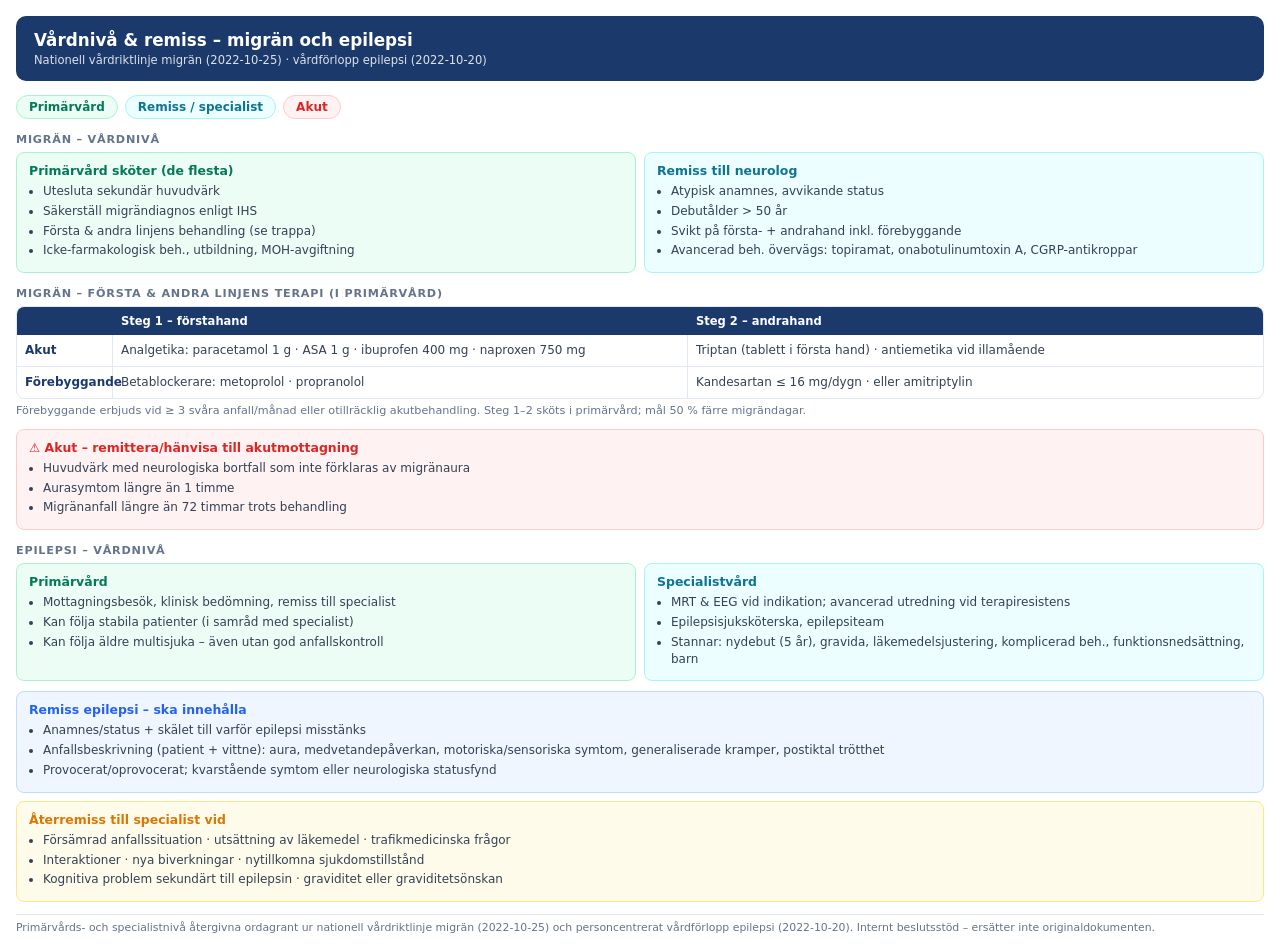
<file: graphical_abstract_vardniva.html>
<!DOCTYPE html>
<html lang="sv">
<head>
<meta charset="UTF-8">
<meta name="viewport" content="width=device-width, initial-scale=1.0">
<title>Graphical Abstract – Vårdnivå migrän & epilepsi</title>
<style>
  *, *::before, *::after { box-sizing: border-box; margin: 0; padding: 0; }
  :root {
    --blå:#1B3A6B; --blå-md:#2563EB; --blå-lj:#EFF6FF;
    --teal:#0E7490; --teal-lj:#ECFEFF;
    --grön:#047857; --grön-lj:#ECFDF5;
    --röd:#DC2626; --röd-lj:#FEF2F2;
    --gul:#D97706; --gul-lj:#FFFBEB;
    --lila:#6D28D9; --lila-lj:#F5F3FF;
    --grå:#F1F5F9; --vit:#FFFFFF;
    --text:#0F172A; --text-md:#334155; --text-lj:#64748B;
    --font:-apple-system,'Segoe UI',system-ui,sans-serif;
  }
  body { font-family:var(--font); background:#fff; color:var(--text); font-size:13px; padding:16px; }
  h1 { background:var(--blå); color:#fff; padding:14px 18px; border-radius:10px; font-size:1.05rem; margin-bottom:14px; }
  h1 span { display:block; font-size:0.72rem; font-weight:400; opacity:.85; margin-top:3px; }
  .sek { font-size:0.7rem; font-weight:700; text-transform:uppercase; letter-spacing:.07em; color:var(--text-lj); margin:14px 0 6px; }
  .chips { display:flex; flex-wrap:wrap; gap:7px; margin-bottom:14px; }
  .chip { background:var(--grå); color:var(--text-md); border:1px solid #E2E8F0; border-radius:20px; padding:4px 12px; font-size:0.75rem; font-weight:600; }
  .chip.grön { background:var(--grön-lj); color:var(--grön); border-color:#A7F3D0; }
  .chip.teal { background:var(--teal-lj); color:var(--teal); border-color:#A5F3FC; }
  .chip.röd { background:var(--röd-lj); color:var(--röd); border-color:#FECACA; }

  .two-col { display:grid; grid-template-columns:1fr 1fr; gap:8px; margin-bottom:10px; }
  .box { background:var(--grå); border-radius:8px; padding:10px 12px; }
  .box.grön { background:var(--grön-lj); border:1px solid #A7F3D0; }
  .box.röd { background:var(--röd-lj); border:1px solid #FECACA; }
  .box.gul { background:var(--gul-lj); border:1px solid #FDE68A; }
  .box.teal { background:var(--teal-lj); border:1px solid #A5F3FC; }
  .box.blå { background:var(--blå-lj); border:1px solid #BFDBFE; }
  .box-title { font-weight:700; font-size:0.78rem; margin-bottom:5px; }
  .box-title.grön { color:var(--grön); }
  .box-title.röd { color:var(--röd); }
  .box-title.gul { color:var(--gul); }
  .box-title.teal { color:var(--teal); }
  .box-title.blå { color:var(--blå-md); }
  ul.li { padding-left:14px; }
  ul.li li { font-size:0.75rem; color:var(--text-md); margin-bottom:3px; line-height:1.4; }

  .grid3 { display:grid; grid-template-columns:96px 1fr 1fr; border-radius:8px; overflow:hidden; border:1px solid #E2E8F0; margin-bottom:5px; }
  .hdr { background:var(--blå); color:#fff; font-weight:700; padding:7px 8px; font-size:0.72rem; }
  .cell { padding:7px 8px; border-bottom:1px solid #E2E8F0; border-right:1px solid #E2E8F0; color:var(--text-md); line-height:1.4; font-size:0.75rem; }
  .cell:last-child { border-right:none; }
  .row:last-child .cell { border-bottom:none; }
  .row { display:contents; }
  .note { font-size:0.7rem; color:var(--text-lj); margin:0 0 12px; }
  .fotnot { font-size:0.68rem; color:var(--text-lj); margin-top:12px; border-top:1px solid #E2E8F0; padding-top:6px; }

  @media (max-width: 480px) {
    .two-col { grid-template-columns: 1fr; }
    .grid3 { grid-template-columns: 1fr; }
    .hdr, .cell { display: block; }
    .hdr:empty { display:none; }
  }
</style>
</head>
<body>

<h1>Vårdnivå &amp; remiss – migrän och epilepsi
  <span>Nationell vårdriktlinje migrän (2022-10-25) · vårdförlopp epilepsi (2022-10-20)</span>
</h1>

<div class="chips">
  <span class="chip grön">Primärvård</span>
  <span class="chip teal">Remiss / specialist</span>
  <span class="chip röd">Akut</span>
</div>

<!-- MIGRÄN -->
<div class="sek">Migrän – vårdnivå</div>
<div class="two-col">
  <div class="box grön">
    <div class="box-title grön">Primärvård sköter (de flesta)</div>
    <ul class="li">
      <li>Utesluta sekundär huvudvärk</li>
      <li>Säkerställ migrändiagnos enligt IHS</li>
      <li>Första &amp; andra linjens behandling (se trappa)</li>
      <li>Icke-farmakologisk beh., utbildning, MOH-avgiftning</li>
    </ul>
  </div>
  <div class="box teal">
    <div class="box-title teal">Remiss till neurolog</div>
    <ul class="li">
      <li>Atypisk anamnes, avvikande status</li>
      <li>Debutålder &gt; 50 år</li>
      <li>Svikt på första- + andrahand inkl. förebyggande</li>
      <li>Avancerad beh. övervägs: topiramat, onabotulinumtoxin A, CGRP-antikroppar</li>
    </ul>
  </div>
</div>

<div class="sek">Migrän – första &amp; andra linjens terapi (i primärvård)</div>
<div class="grid3">
  <div class="hdr"></div>
  <div class="hdr">Steg 1 – förstahand</div>
  <div class="hdr">Steg 2 – andrahand</div>
  <div class="row">
    <div class="cell" style="font-weight:700;color:var(--blå)">Akut</div>
    <div class="cell">Analgetika: paracetamol 1 g · ASA 1 g · ibuprofen 400 mg · naproxen 750 mg</div>
    <div class="cell">Triptan (tablett i första hand) · antiemetika vid illamående</div>
  </div>
  <div class="row">
    <div class="cell" style="font-weight:700;color:var(--blå)">Förebyggande</div>
    <div class="cell">Betablockerare: metoprolol · propranolol</div>
    <div class="cell">Kandesartan ≤ 16 mg/dygn · eller amitriptylin</div>
  </div>
</div>
<div class="note">Förebyggande erbjuds vid ≥ 3 svåra anfall/månad eller otillräcklig akutbehandling. Steg 1–2 sköts i primärvård; mål 50 % färre migrändagar.</div>

<div class="box röd">
  <div class="box-title röd">⚠ Akut – remittera/hänvisa till akutmottagning</div>
  <ul class="li">
    <li>Huvudvärk med neurologiska bortfall som inte förklaras av migränaura</li>
    <li>Aurasymtom längre än 1 timme</li>
    <li>Migränanfall längre än 72 timmar trots behandling</li>
  </ul>
</div>

<!-- EPILEPSI -->
<div class="sek">Epilepsi – vårdnivå</div>
<div class="two-col">
  <div class="box grön">
    <div class="box-title grön">Primärvård</div>
    <ul class="li">
      <li>Mottagningsbesök, klinisk bedömning, remiss till specialist</li>
      <li>Kan följa stabila patienter (i samråd med specialist)</li>
      <li>Kan följa äldre multisjuka – även utan god anfallskontroll</li>
    </ul>
  </div>
  <div class="box teal">
    <div class="box-title teal">Specialistvård</div>
    <ul class="li">
      <li>MRT &amp; EEG vid indikation; avancerad utredning vid terapiresistens</li>
      <li>Epilepsisjuksköterska, epilepsiteam</li>
      <li>Stannar: nydebut (5 år), gravida, läkemedelsjustering, komplicerad beh., funktionsnedsättning, barn</li>
    </ul>
  </div>
</div>

<div class="box blå">
  <div class="box-title blå">Remiss epilepsi – ska innehålla</div>
  <ul class="li">
    <li>Anamnes/status + skälet till varför epilepsi misstänks</li>
    <li>Anfallsbeskrivning (patient + vittne): aura, medvetandepåverkan, motoriska/sensoriska symtom, generaliserade kramper, postiktal trötthet</li>
    <li>Provocerat/oprovocerat; kvarstående symtom eller neurologiska statusfynd</li>
  </ul>
</div>

<div class="box gul" style="margin-top:8px">
  <div class="box-title gul">Återremiss till specialist vid</div>
  <ul class="li">
    <li>Försämrad anfallssituation · utsättning av läkemedel · trafikmedicinska frågor</li>
    <li>Interaktioner · nya biverkningar · nytillkomna sjukdomstillstånd</li>
    <li>Kognitiva problem sekundärt till epilepsin · graviditet eller graviditetsönskan</li>
  </ul>
</div>

<div class="fotnot">Primärvårds- och specialistnivå återgivna ordagrant ur nationell vårdriktlinje migrän (2022-10-25) och personcentrerat vårdförlopp epilepsi (2022-10-20). Internt beslutsstöd – ersätter inte originaldokumenten.</div>

</body>
</html>
</file>
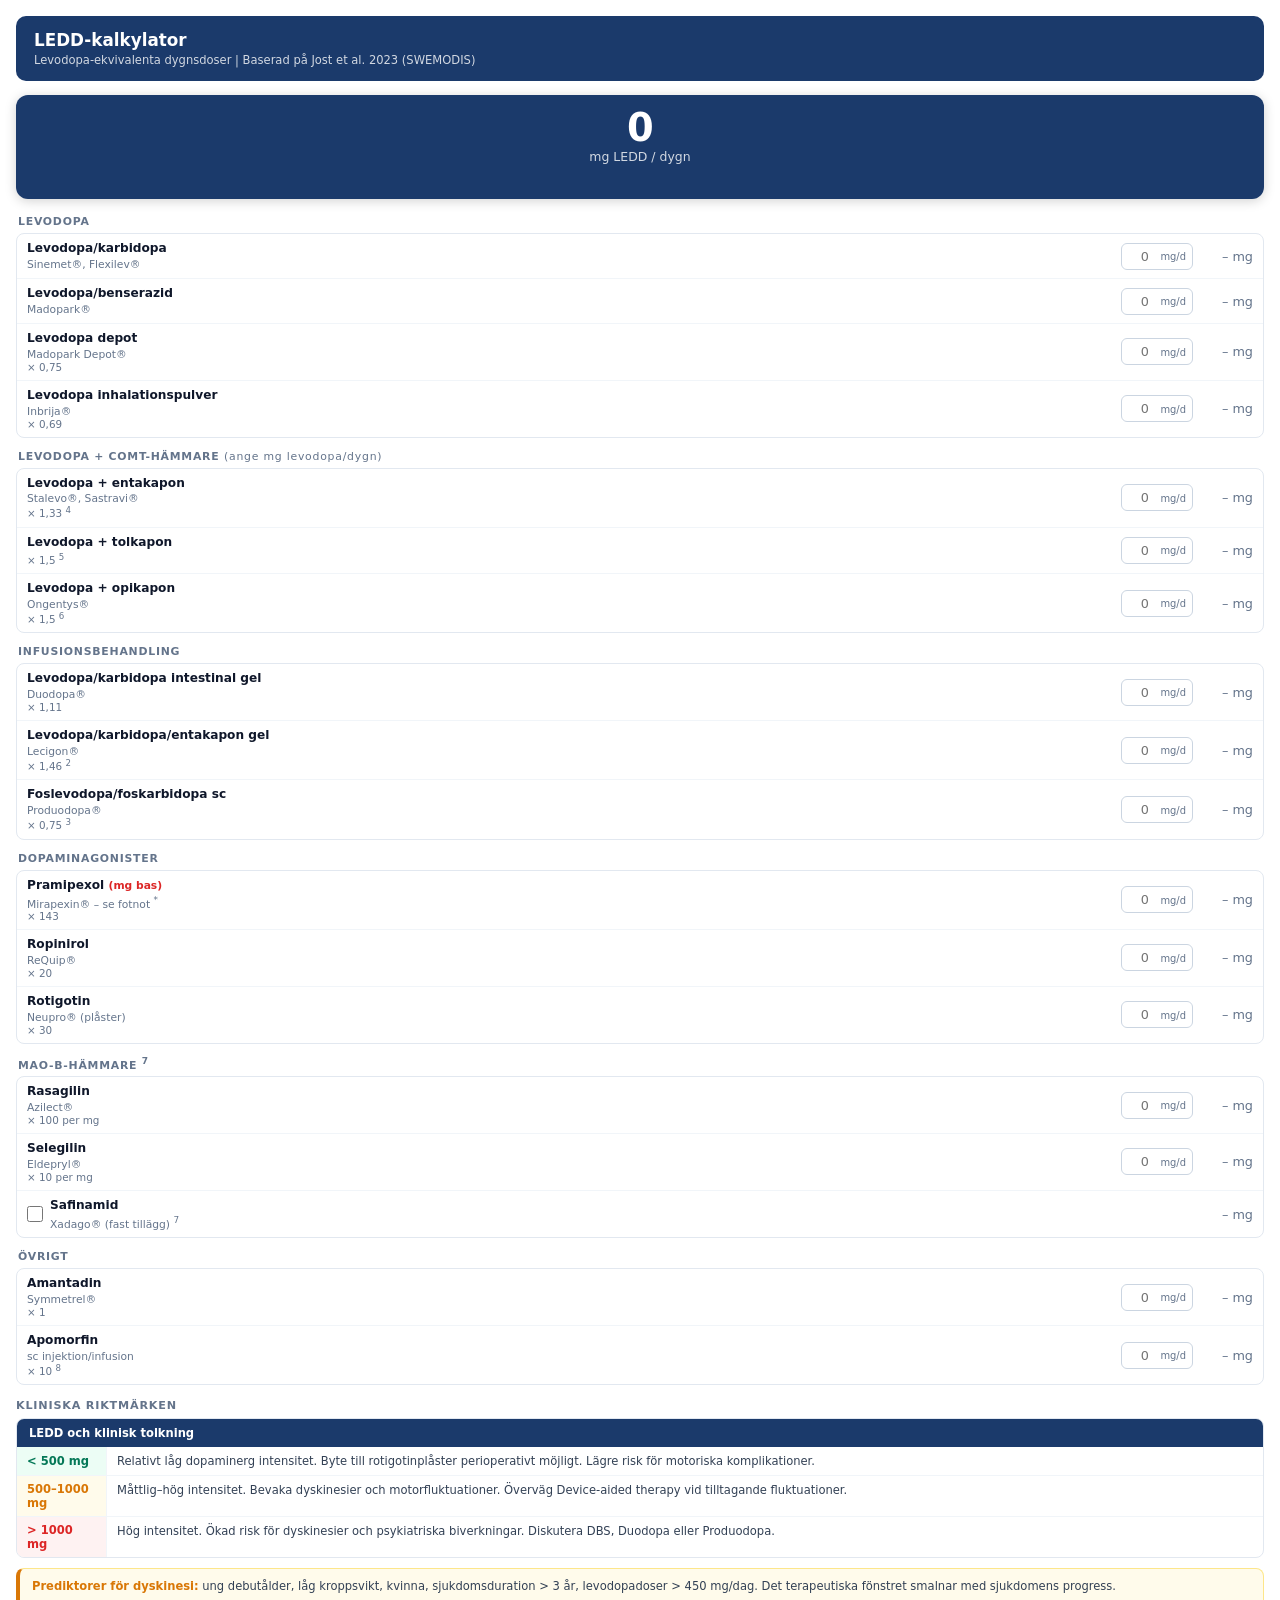
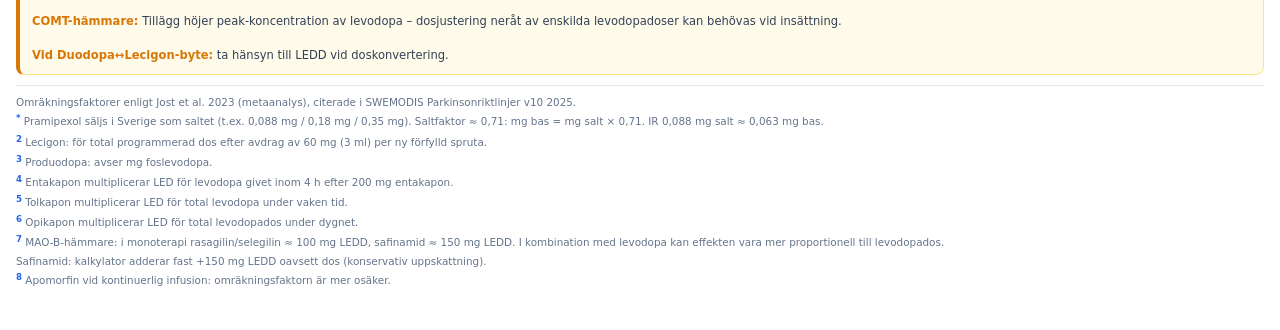
<file: ledd_kalkylator.html>
<!DOCTYPE html>
<html lang="sv">
<head>
<meta charset="UTF-8">
<meta name="viewport" content="width=device-width, initial-scale=1.0">
<title>LEDD-kalkylator</title>
<style>
  *, *::before, *::after { box-sizing: border-box; margin: 0; padding: 0; }
  :root {
    --blå:#1B3A6B; --blå-md:#2563EB; --blå-lj:#EFF6FF;
    --grön:#047857; --grön-lj:#ECFDF5;
    --röd:#DC2626; --röd-lj:#FEF2F2;
    --gul:#D97706; --gul-lj:#FFFBEB;
    --lila:#6D28D9; --lila-lj:#F5F3FF;
    --grå:#F1F5F9; --text:#0F172A; --text-md:#334155; --text-lj:#64748B;
    --font:-apple-system,'Segoe UI',system-ui,sans-serif;
  }
  body { font-family:var(--font); background:#fff; color:var(--text); font-size:13px; padding:16px 16px 40px; }

  h1 { background:var(--blå); color:#fff; padding:14px 18px; border-radius:10px; font-size:1.05rem; margin-bottom:14px; }
  h1 span { display:block; font-size:0.72rem; font-weight:400; opacity:.8; margin-top:3px; }

  /* Total LEDD-box */
  .ledd-total-box {
    background:var(--blå); color:#fff; border-radius:12px;
    padding:14px 18px; margin-bottom:16px; text-align:center;
    position:sticky; top:0; z-index:10; box-shadow:0 2px 12px rgba(0,0,0,.18);
  }
  .ledd-summa { font-size:2.4rem; font-weight:800; letter-spacing:-.02em; line-height:1; }
  .ledd-enhet { font-size:0.78rem; opacity:.8; margin:2px 0 6px; }
  .ledd-risk { display:inline-block; padding:3px 14px; border-radius:20px; font-size:0.72rem; font-weight:700; }
  .risk-låg  { background:#22C55E; color:#fff; }
  .risk-med  { background:#F59E0B; color:#fff; }
  .risk-hög  { background:#EF4444; color:#fff; }

  /* Grupp */
  .grupp { margin-bottom:12px; }
  .grupp-titel {
    font-size:0.68rem; font-weight:700; text-transform:uppercase; letter-spacing:.07em;
    color:var(--text-lj); margin-bottom:5px; padding-left:2px;
  }
  .grupp-kort {
    border:1px solid #E2E8F0; border-radius:8px; overflow:hidden;
  }

  /* Läkemedelsrad */
  .lm-rad {
    display:grid; grid-template-columns:1fr auto auto;
    align-items:center; gap:8px;
    padding:7px 10px; border-bottom:1px solid #F1F5F9;
    transition: background .15s;
  }
  .lm-rad:last-child { border-bottom:none; }
  .lm-rad.aktiv { background:var(--blå-lj); }
  .lm-namn { font-size:0.76rem; font-weight:600; color:var(--text); line-height:1.3; }
  .lm-preparat { font-size:0.67rem; color:var(--text-lj); margin-top:1px; }
  .lm-faktor { font-size:0.65rem; color:var(--text-lj); white-space:nowrap; }

  .mg-wrap { position:relative; }
  .mg-input {
    width:72px; padding:5px 28px 5px 7px;
    border:1.5px solid #CBD5E1; border-radius:6px;
    font-size:0.8rem; text-align:right; font-family:var(--font);
    transition: border-color .15s;
  }
  .mg-input:focus { outline:none; border-color:var(--blå-md); }
  .mg-unit {
    position:absolute; right:7px; top:50%; transform:translateY(-50%);
    font-size:0.62rem; color:var(--text-lj); pointer-events:none;
  }

  .lm-ledd {
    font-size:0.8rem; font-weight:700; color:var(--blå-md);
    min-width:52px; text-align:right; white-space:nowrap;
  }
  .lm-ledd.noll { color:var(--text-lj); font-weight:400; }

  /* Safinamid checkbox */
  .safin-rad {
    display:grid; grid-template-columns:1fr auto auto;
    align-items:center; gap:8px; padding:7px 10px;
  }
  .safin-toggle {
    display:flex; align-items:center; gap:7px; cursor:pointer;
  }
  .safin-toggle input[type=checkbox] { width:16px; height:16px; accent-color:var(--blå-md); cursor:pointer; }

  /* Kliniska tips */
  .tips-box { border-radius:8px; overflow:hidden; border:1px solid #E2E8F0; margin-bottom:10px; }
  .tips-hdr { background:var(--blå); color:#fff; padding:7px 12px; font-size:0.72rem; font-weight:700; }
  .tips-rad {
    display:grid; grid-template-columns:90px 1fr;
    border-bottom:1px solid #F1F5F9; font-size:0.72rem;
  }
  .tips-rad:last-child { border-bottom:none; }
  .tips-dos {
    padding:6px 10px; font-weight:700; border-right:1px solid #F1F5F9;
    display:flex; align-items:center;
  }
  .tips-dos.låg { color:var(--grön); background:var(--grön-lj); }
  .tips-dos.med { color:var(--gul); background:var(--gul-lj); }
  .tips-dos.hög { color:var(--röd); background:var(--röd-lj); }
  .tips-text { padding:6px 10px; color:var(--text-md); line-height:1.4; }

  .varning-box {
    background:var(--gul-lj); border:1px solid #FDE68A;
    border-left:4px solid var(--gul); border-radius:8px;
    padding:9px 12px; margin-bottom:10px; font-size:0.72rem;
    color:var(--text-md); line-height:1.5;
  }
  .varning-box strong { color:var(--gul); }

  .fotnot { font-size:0.65rem; color:var(--text-lj); margin-top:10px; border-top:1px solid #E2E8F0; padding-top:8px; line-height:1.7; }
  .fotnot sup { color:var(--blå-md); font-weight:700; }
  .sek { font-size:0.7rem; font-weight:700; text-transform:uppercase; letter-spacing:.07em; color:var(--text-lj); margin:14px 0 6px; }
</style>
</head>
<body>

<h1>LEDD-kalkylator
  <span>Levodopa-ekvivalenta dygnsdoser | Baserad på Jost et al. 2023 (SWEMODIS)</span>
</h1>

<!-- Totalt LEDD – sticky -->
<div class="ledd-total-box">
  <div class="ledd-summa" id="ledd-summa">0</div>
  <div class="ledd-enhet">mg LEDD / dygn</div>
  <div class="ledd-risk" id="ledd-risk"></div>
</div>

<!-- Levodopa -->
<div class="grupp">
  <div class="grupp-titel">Levodopa</div>
  <div class="grupp-kort">
    <div class="lm-rad" id="rad-sinemet">
      <div><div class="lm-namn">Levodopa/karbidopa</div><div class="lm-preparat">Sinemet®, Flexilev®</div></div>
      <div class="mg-wrap"><input class="mg-input" type="number" min="0" step="25" placeholder="0" oninput="uppdatera()"><span class="mg-unit">mg/d</span></div>
      <div class="lm-ledd noll" id="ledd-sinemet">– mg</div>
    </div>
    <div class="lm-rad" id="rad-madopark">
      <div><div class="lm-namn">Levodopa/benserazid</div><div class="lm-preparat">Madopark®</div></div>
      <div class="mg-wrap"><input class="mg-input" type="number" min="0" step="25" placeholder="0" oninput="uppdatera()"><span class="mg-unit">mg/d</span></div>
      <div class="lm-ledd noll" id="ledd-madopark">– mg</div>
    </div>
    <div class="lm-rad" id="rad-depot">
      <div><div class="lm-namn">Levodopa depot</div><div class="lm-preparat">Madopark Depot®</div><div class="lm-faktor">× 0,75</div></div>
      <div class="mg-wrap"><input class="mg-input" type="number" min="0" step="25" placeholder="0" oninput="uppdatera()"><span class="mg-unit">mg/d</span></div>
      <div class="lm-ledd noll" id="ledd-depot">– mg</div>
    </div>
    <div class="lm-rad" id="rad-inbrija">
      <div><div class="lm-namn">Levodopa inhalationspulver</div><div class="lm-preparat">Inbrija®</div><div class="lm-faktor">× 0,69</div></div>
      <div class="mg-wrap"><input class="mg-input" type="number" min="0" step="25" placeholder="0" oninput="uppdatera()"><span class="mg-unit">mg/d</span></div>
      <div class="lm-ledd noll" id="ledd-inbrija">– mg</div>
    </div>
  </div>
</div>

<!-- Levodopa + COMT-hämmare -->
<div class="grupp">
  <div class="grupp-titel">Levodopa + COMT-hämmare <span style="font-weight:400;text-transform:none">(ange mg levodopa/dygn)</span></div>
  <div class="grupp-kort">
    <div class="lm-rad" id="rad-stalevo">
      <div><div class="lm-namn">Levodopa + entakapon</div><div class="lm-preparat">Stalevo®, Sastravi®</div><div class="lm-faktor">× 1,33 <sup>4</sup></div></div>
      <div class="mg-wrap"><input class="mg-input" type="number" min="0" step="25" placeholder="0" oninput="uppdatera()"><span class="mg-unit">mg/d</span></div>
      <div class="lm-ledd noll" id="ledd-stalevo">– mg</div>
    </div>
    <div class="lm-rad" id="rad-tolkapon">
      <div><div class="lm-namn">Levodopa + tolkapon</div><div class="lm-preparat"></div><div class="lm-faktor">× 1,5 <sup>5</sup></div></div>
      <div class="mg-wrap"><input class="mg-input" type="number" min="0" step="25" placeholder="0" oninput="uppdatera()"><span class="mg-unit">mg/d</span></div>
      <div class="lm-ledd noll" id="ledd-tolkapon">– mg</div>
    </div>
    <div class="lm-rad" id="rad-opikapon">
      <div><div class="lm-namn">Levodopa + opikapon</div><div class="lm-preparat">Ongentys®</div><div class="lm-faktor">× 1,5 <sup>6</sup></div></div>
      <div class="mg-wrap"><input class="mg-input" type="number" min="0" step="25" placeholder="0" oninput="uppdatera()"><span class="mg-unit">mg/d</span></div>
      <div class="lm-ledd noll" id="ledd-opikapon">– mg</div>
    </div>
  </div>
</div>

<!-- Infusionsbehandling -->
<div class="grupp">
  <div class="grupp-titel">Infusionsbehandling</div>
  <div class="grupp-kort">
    <div class="lm-rad" id="rad-duodopa">
      <div><div class="lm-namn">Levodopa/karbidopa intestinal gel</div><div class="lm-preparat">Duodopa®</div><div class="lm-faktor">× 1,11</div></div>
      <div class="mg-wrap"><input class="mg-input" type="number" min="0" step="10" placeholder="0" oninput="uppdatera()"><span class="mg-unit">mg/d</span></div>
      <div class="lm-ledd noll" id="ledd-duodopa">– mg</div>
    </div>
    <div class="lm-rad" id="rad-lecigon">
      <div><div class="lm-namn">Levodopa/karbidopa/entakapon gel</div><div class="lm-preparat">Lecigon®</div><div class="lm-faktor">× 1,46 <sup>2</sup></div></div>
      <div class="mg-wrap"><input class="mg-input" type="number" min="0" step="10" placeholder="0" oninput="uppdatera()"><span class="mg-unit">mg/d</span></div>
      <div class="lm-ledd noll" id="ledd-lecigon">– mg</div>
    </div>
    <div class="lm-rad" id="rad-produodopa">
      <div><div class="lm-namn">Foslevodopa/foskarbidopa sc</div><div class="lm-preparat">Produodopa®</div><div class="lm-faktor">× 0,75 <sup>3</sup></div></div>
      <div class="mg-wrap"><input class="mg-input" type="number" min="0" step="10" placeholder="0" oninput="uppdatera()"><span class="mg-unit">mg/d</span></div>
      <div class="lm-ledd noll" id="ledd-produodopa">– mg</div>
    </div>
  </div>
</div>

<!-- Dopaminagonister -->
<div class="grupp">
  <div class="grupp-titel">Dopaminagonister</div>
  <div class="grupp-kort">
    <div class="lm-rad" id="rad-pramipexol">
      <div><div class="lm-namn">Pramipexol <span style="color:var(--röd);font-size:0.67rem">(mg bas)</span></div><div class="lm-preparat">Mirapexin® – se fotnot <sup>*</sup></div><div class="lm-faktor">× 143</div></div>
      <div class="mg-wrap"><input class="mg-input" type="number" min="0" step="0.1" placeholder="0" oninput="uppdatera()"><span class="mg-unit">mg/d</span></div>
      <div class="lm-ledd noll" id="ledd-pramipexol">– mg</div>
    </div>
    <div class="lm-rad" id="rad-ropinirol">
      <div><div class="lm-namn">Ropinirol</div><div class="lm-preparat">ReQuip®</div><div class="lm-faktor">× 20</div></div>
      <div class="mg-wrap"><input class="mg-input" type="number" min="0" step="0.5" placeholder="0" oninput="uppdatera()"><span class="mg-unit">mg/d</span></div>
      <div class="lm-ledd noll" id="ledd-ropinirol">– mg</div>
    </div>
    <div class="lm-rad" id="rad-rotigotin">
      <div><div class="lm-namn">Rotigotin</div><div class="lm-preparat">Neupro® (plåster)</div><div class="lm-faktor">× 30</div></div>
      <div class="mg-wrap"><input class="mg-input" type="number" min="0" step="1" placeholder="0" oninput="uppdatera()"><span class="mg-unit">mg/d</span></div>
      <div class="lm-ledd noll" id="ledd-rotigotin">– mg</div>
    </div>
  </div>
</div>

<!-- MAO-B-hämmare -->
<div class="grupp">
  <div class="grupp-titel">MAO-B-hämmare <sup>7</sup></div>
  <div class="grupp-kort">
    <div class="lm-rad" id="rad-rasagilin">
      <div><div class="lm-namn">Rasagilin</div><div class="lm-preparat">Azilect®</div><div class="lm-faktor">× 100 per mg</div></div>
      <div class="mg-wrap"><input class="mg-input" type="number" min="0" step="0.5" placeholder="0" oninput="uppdatera()"><span class="mg-unit">mg/d</span></div>
      <div class="lm-ledd noll" id="ledd-rasagilin">– mg</div>
    </div>
    <div class="lm-rad" id="rad-selegilin">
      <div><div class="lm-namn">Selegilin</div><div class="lm-preparat">Eldepryl®</div><div class="lm-faktor">× 10 per mg</div></div>
      <div class="mg-wrap"><input class="mg-input" type="number" min="0" step="2.5" placeholder="0" oninput="uppdatera()"><span class="mg-unit">mg/d</span></div>
      <div class="lm-ledd noll" id="ledd-selegilin">– mg</div>
    </div>
    <div class="grupp-kort" style="border:none">
      <div class="safin-rad">
        <label class="safin-toggle">
          <input type="checkbox" id="safin-check" onchange="uppdatera()">
          <div><div class="lm-namn">Safinamid</div><div class="lm-preparat">Xadago® (fast tillägg) <sup>7</sup></div></div>
        </label>
        <div></div>
        <div class="lm-ledd noll" id="ledd-safin">– mg</div>
      </div>
    </div>
  </div>
</div>

<!-- Övrigt -->
<div class="grupp">
  <div class="grupp-titel">Övrigt</div>
  <div class="grupp-kort">
    <div class="lm-rad" id="rad-amantadin">
      <div><div class="lm-namn">Amantadin</div><div class="lm-preparat">Symmetrel®</div><div class="lm-faktor">× 1</div></div>
      <div class="mg-wrap"><input class="mg-input" type="number" min="0" step="50" placeholder="0" oninput="uppdatera()"><span class="mg-unit">mg/d</span></div>
      <div class="lm-ledd noll" id="ledd-amantadin">– mg</div>
    </div>
    <div class="lm-rad" id="rad-apomorfin">
      <div><div class="lm-namn">Apomorfin</div><div class="lm-preparat">sc injektion/infusion</div><div class="lm-faktor">× 10 <sup>8</sup></div></div>
      <div class="mg-wrap"><input class="mg-input" type="number" min="0" step="1" placeholder="0" oninput="uppdatera()"><span class="mg-unit">mg/d</span></div>
      <div class="lm-ledd noll" id="ledd-apomorfin">– mg</div>
    </div>
  </div>
</div>

<!-- Kliniska tips -->
<div class="sek">Kliniska riktmärken</div>
<div class="tips-box">
  <div class="tips-hdr">LEDD och klinisk tolkning</div>
  <div class="tips-rad">
    <div class="tips-dos låg">&lt; 500 mg</div>
    <div class="tips-text">Relativt låg dopaminerg intensitet. Byte till rotigotinplåster perioperativt möjligt. Lägre risk för motoriska komplikationer.</div>
  </div>
  <div class="tips-rad">
    <div class="tips-dos med">500–1000 mg</div>
    <div class="tips-text">Måttlig–hög intensitet. Bevaka dyskinesier och motorfluktuationer. Överväg Device-aided therapy vid tilltagande fluktuationer.</div>
  </div>
  <div class="tips-rad">
    <div class="tips-dos hög">&gt; 1000 mg</div>
    <div class="tips-text">Hög intensitet. Ökad risk för dyskinesier och psykiatriska biverkningar. Diskutera DBS, Duodopa eller Produodopa.</div>
  </div>
</div>

<div class="varning-box">
  <strong>Prediktorer för dyskinesi:</strong> ung debutålder, låg kroppsvikt, kvinna, sjukdomsduration &gt; 3 år, levodopadoser &gt; 450 mg/dag. Det terapeutiska fönstret smalnar med sjukdomens progress.<br><br>
  <strong>COMT-hämmare:</strong> Tillägg höjer peak-koncentration av levodopa – dosjustering neråt av enskilda levodopadoser kan behövas vid insättning.<br><br>
  <strong>Vid Duodopa↔Lecigon-byte:</strong> ta hänsyn till LEDD vid doskonvertering.
</div>

<div class="fotnot">
  Omräkningsfaktorer enligt Jost et al. 2023 (metaanalys), citerade i SWEMODIS Parkinsonriktlinjer v10 2025.<br>
  <sup>*</sup> Pramipexol säljs i Sverige som saltet (t.ex. 0,088 mg / 0,18 mg / 0,35 mg). Saltfaktor ≈ 0,71: mg bas = mg salt × 0,71. IR 0,088 mg salt ≈ 0,063 mg bas.<br>
  <sup>2</sup> Lecigon: för total programmerad dos efter avdrag av 60 mg (3 ml) per ny förfylld spruta.<br>
  <sup>3</sup> Produodopa: avser mg foslevodopa.<br>
  <sup>4</sup> Entakapon multiplicerar LED för levodopa givet inom 4 h efter 200 mg entakapon.<br>
  <sup>5</sup> Tolkapon multiplicerar LED för total levodopa under vaken tid.<br>
  <sup>6</sup> Opikapon multiplicerar LED för total levodopados under dygnet.<br>
  <sup>7</sup> MAO-B-hämmare: i monoterapi rasagilin/selegilin ≈ 100 mg LEDD, safinamid ≈ 150 mg LEDD. I kombination med levodopa kan effekten vara mer proportionell till levodopados.<br>
  Safinamid: kalkylator adderar fast +150 mg LEDD oavsett dos (konservativ uppskattning).<br>
  <sup>8</sup> Apomorfin vid kontinuerlig infusion: omräkningsfaktorn är mer osäker.
</div>

<script>
const drugs = [
  { input: document.querySelector('#rad-sinemet input'),    leddEl: document.getElementById('ledd-sinemet'),    radEl: document.getElementById('rad-sinemet'),    factor: 1 },
  { input: document.querySelector('#rad-madopark input'),   leddEl: document.getElementById('ledd-madopark'),   radEl: document.getElementById('rad-madopark'),   factor: 1 },
  { input: document.querySelector('#rad-depot input'),      leddEl: document.getElementById('ledd-depot'),      radEl: document.getElementById('rad-depot'),      factor: 0.75 },
  { input: document.querySelector('#rad-inbrija input'),    leddEl: document.getElementById('ledd-inbrija'),    radEl: document.getElementById('rad-inbrija'),    factor: 0.69 },
  { input: document.querySelector('#rad-stalevo input'),    leddEl: document.getElementById('ledd-stalevo'),    radEl: document.getElementById('rad-stalevo'),    factor: 1.33 },
  { input: document.querySelector('#rad-tolkapon input'),   leddEl: document.getElementById('ledd-tolkapon'),   radEl: document.getElementById('rad-tolkapon'),   factor: 1.5 },
  { input: document.querySelector('#rad-opikapon input'),   leddEl: document.getElementById('ledd-opikapon'),   radEl: document.getElementById('rad-opikapon'),   factor: 1.5 },
  { input: document.querySelector('#rad-duodopa input'),    leddEl: document.getElementById('ledd-duodopa'),    radEl: document.getElementById('rad-duodopa'),    factor: 1.11 },
  { input: document.querySelector('#rad-lecigon input'),    leddEl: document.getElementById('ledd-lecigon'),    radEl: document.getElementById('rad-lecigon'),    factor: 1.46 },
  { input: document.querySelector('#rad-produodopa input'), leddEl: document.getElementById('ledd-produodopa'), radEl: document.getElementById('rad-produodopa'), factor: 0.75 },
  { input: document.querySelector('#rad-pramipexol input'), leddEl: document.getElementById('ledd-pramipexol'), radEl: document.getElementById('rad-pramipexol'), factor: 143 },
  { input: document.querySelector('#rad-ropinirol input'),  leddEl: document.getElementById('ledd-ropinirol'),  radEl: document.getElementById('rad-ropinirol'),  factor: 20 },
  { input: document.querySelector('#rad-rotigotin input'),  leddEl: document.getElementById('ledd-rotigotin'),  radEl: document.getElementById('rad-rotigotin'),  factor: 30 },
  { input: document.querySelector('#rad-rasagilin input'),  leddEl: document.getElementById('ledd-rasagilin'),  radEl: document.getElementById('rad-rasagilin'),  factor: 100 },
  { input: document.querySelector('#rad-selegilin input'),  leddEl: document.getElementById('ledd-selegilin'),  radEl: document.getElementById('rad-selegilin'),  factor: 10 },
  { input: document.querySelector('#rad-amantadin input'),  leddEl: document.getElementById('ledd-amantadin'),  radEl: document.getElementById('rad-amantadin'),  factor: 1 },
  { input: document.querySelector('#rad-apomorfin input'),  leddEl: document.getElementById('ledd-apomorfin'),  radEl: document.getElementById('rad-apomorfin'),  factor: 10 },
];

function uppdatera() {
  let total = 0;

  drugs.forEach(d => {
    const mg = parseFloat(d.input.value) || 0;
    const ledd = Math.round(mg * d.factor);
    if (mg > 0) {
      d.leddEl.textContent = ledd + ' mg';
      d.leddEl.classList.remove('noll');
      d.radEl.classList.add('aktiv');
    } else {
      d.leddEl.textContent = '– mg';
      d.leddEl.classList.add('noll');
      d.radEl.classList.remove('aktiv');
    }
    total += ledd;
  });

  // Safinamid
  const safinCheck = document.getElementById('safin-check');
  const safinEl = document.getElementById('ledd-safin');
  if (safinCheck.checked) {
    safinEl.textContent = '150 mg';
    safinEl.classList.remove('noll');
    total += 150;
  } else {
    safinEl.textContent = '– mg';
    safinEl.classList.add('noll');
  }

  // Visa totalt
  document.getElementById('ledd-summa').textContent = Math.round(total);

  // Riskindikator
  const riskEl = document.getElementById('ledd-risk');
  if (total === 0) {
    riskEl.textContent = '';
    riskEl.className = 'ledd-risk';
  } else if (total < 500) {
    riskEl.textContent = 'Låg intensitet  < 500 mg';
    riskEl.className = 'ledd-risk risk-låg';
  } else if (total <= 1000) {
    riskEl.textContent = 'Måttlig–hög intensitet';
    riskEl.className = 'ledd-risk risk-med';
  } else {
    riskEl.textContent = 'Hög intensitet  > 1000 mg';
    riskEl.className = 'ledd-risk risk-hög';
  }
}
</script>
</body>
</html>
</file>
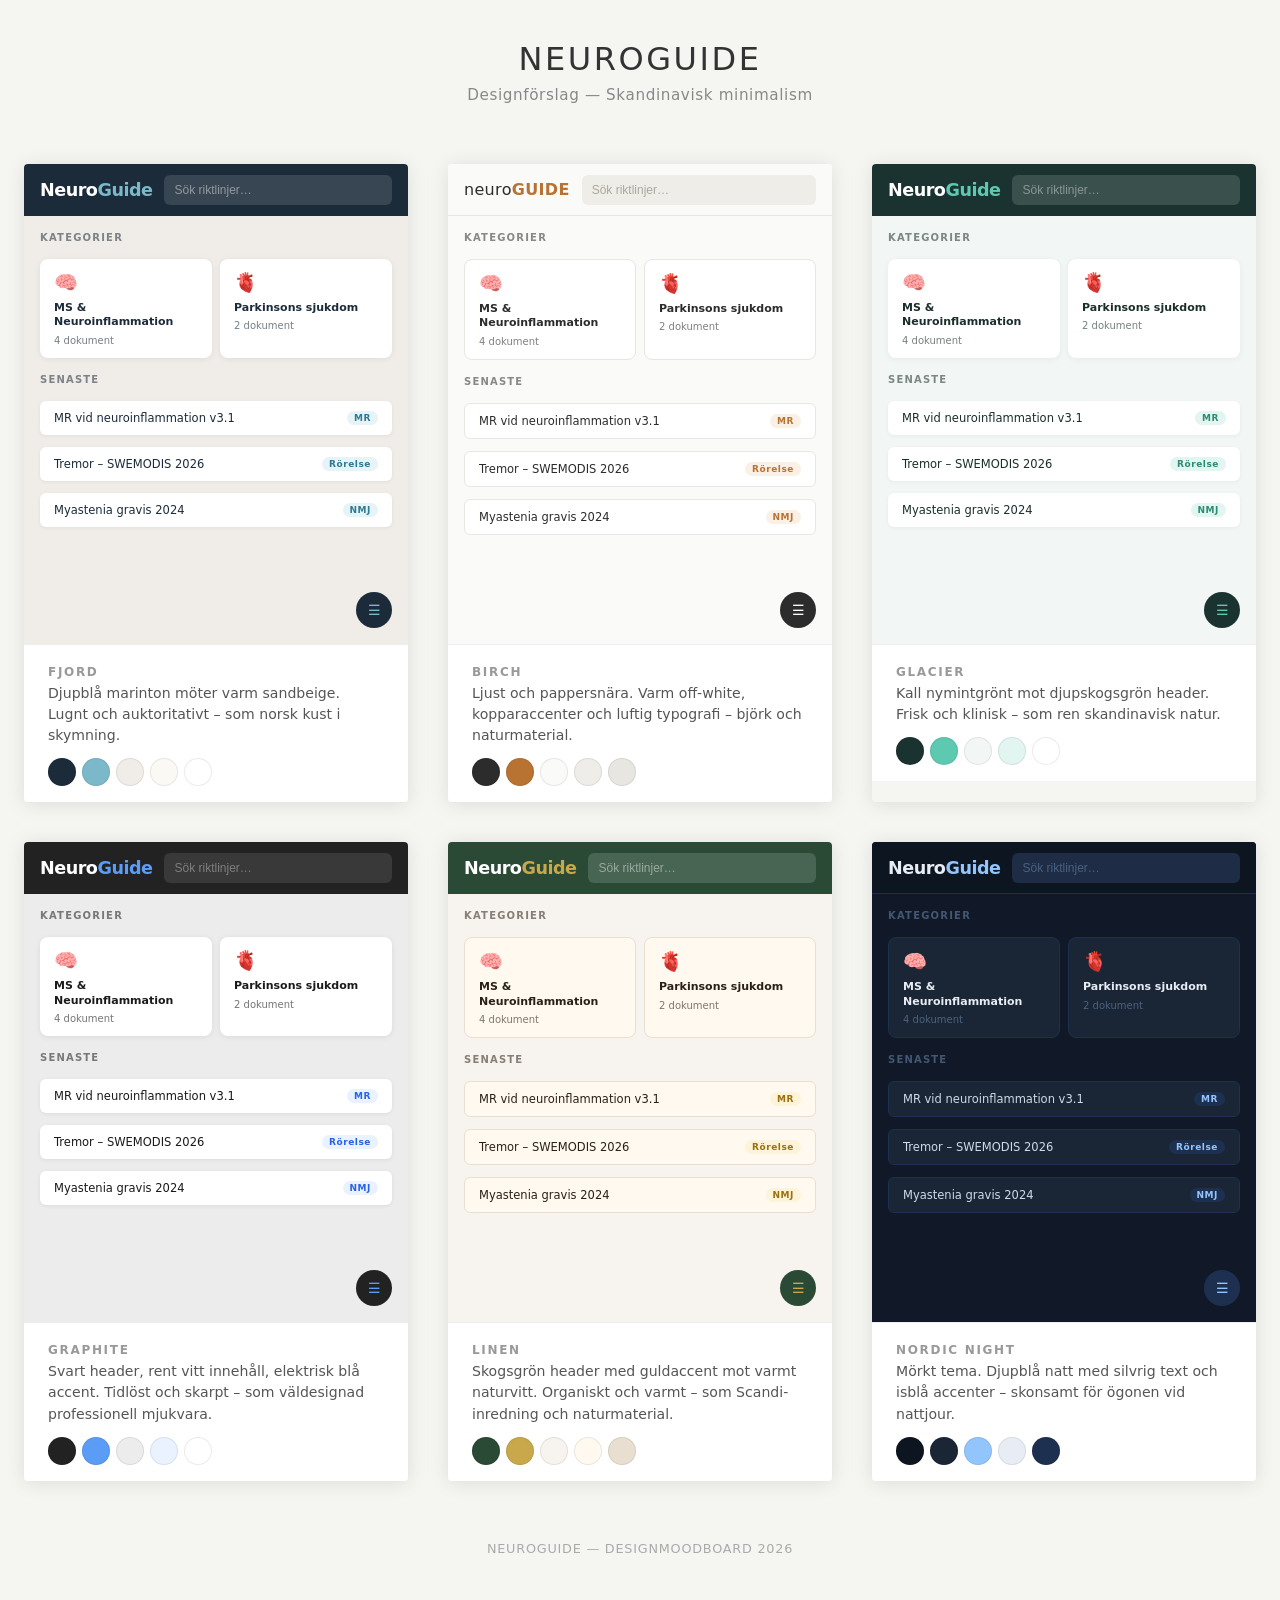
<file: moodboard.html>
<!DOCTYPE html>
<html lang="sv">
<head>
<meta charset="UTF-8">
<meta name="viewport" content="width=device-width, initial-scale=1.0">
<title>NeuroGuide – Designförslag</title>
<style>
  *, *::before, *::after { box-sizing: border-box; margin: 0; padding: 0; }
  body {
    font-family: -apple-system, 'Segoe UI', system-ui, sans-serif;
    background: #F5F5F2;
    color: #1a1a1a;
    padding: 40px 24px 80px;
  }
  h1 {
    text-align: center;
    font-size: 2rem;
    font-weight: 300;
    letter-spacing: 0.08em;
    text-transform: uppercase;
    color: #333;
    margin-bottom: 8px;
  }
  .subtitle {
    text-align: center;
    font-size: 0.95rem;
    color: #888;
    letter-spacing: 0.04em;
    margin-bottom: 60px;
  }
  .grid {
    display: grid;
    grid-template-columns: repeat(auto-fit, minmax(340px, 1fr));
    gap: 40px;
    max-width: 1400px;
    margin: 0 auto;
  }
  .card {
    border-radius: 4px;
    overflow: hidden;
    box-shadow: 0 2px 20px rgba(0,0,0,0.10);
  }
  .card-label {
    padding: 20px 24px 16px;
    background: white;
    border-top: 1px solid #eee;
  }
  .card-label h2 {
    font-size: 0.75rem;
    font-weight: 600;
    letter-spacing: 0.14em;
    text-transform: uppercase;
    color: #999;
    margin-bottom: 4px;
  }
  .card-label p {
    font-size: 0.88rem;
    color: #555;
    line-height: 1.5;
  }
  .card-label .swatches {
    display: flex;
    gap: 6px;
    margin-top: 12px;
  }
  .swatch {
    width: 28px;
    height: 28px;
    border-radius: 50%;
    border: 1px solid rgba(0,0,0,0.08);
    flex-shrink: 0;
  }
  /* ============================
     MOCK APP UI STYLES
     ============================ */
  .mock {
    height: 480px;
    display: flex;
    flex-direction: column;
    font-size: 13px;
    overflow: hidden;
    position: relative;
  }
  .mock-header {
    display: flex;
    align-items: center;
    padding: 0 16px;
    height: 52px;
    flex-shrink: 0;
    gap: 12px;
  }
  .mock-logo {
    font-weight: 800;
    font-size: 1.1rem;
    letter-spacing: -0.5px;
    flex-shrink: 0;
  }
  .mock-search {
    flex: 1;
    height: 30px;
    border-radius: 6px;
    border: none;
    padding: 0 10px;
    font-size: 12px;
    outline: none;
  }
  .mock-body {
    flex: 1;
    padding: 16px;
    overflow: hidden;
    display: flex;
    flex-direction: column;
    gap: 12px;
  }
  .mock-section-title {
    font-size: 10px;
    font-weight: 700;
    letter-spacing: 0.12em;
    text-transform: uppercase;
    margin-bottom: 4px;
    opacity: 0.55;
  }
  .mock-cards {
    display: grid;
    grid-template-columns: 1fr 1fr;
    gap: 8px;
  }
  .mock-card {
    border-radius: 8px;
    padding: 12px 14px;
    display: flex;
    flex-direction: column;
    gap: 5px;
  }
  .mock-card-icon {
    font-size: 1.2rem;
    margin-bottom: 2px;
  }
  .mock-card-title {
    font-size: 11px;
    font-weight: 600;
    line-height: 1.3;
  }
  .mock-card-sub {
    font-size: 10px;
    opacity: 0.6;
  }
  .mock-doc-item {
    border-radius: 6px;
    padding: 10px 14px;
    display: flex;
    align-items: center;
    justify-content: space-between;
    gap: 8px;
  }
  .mock-doc-title {
    font-size: 11.5px;
    font-weight: 500;
  }
  .mock-doc-tag {
    font-size: 9px;
    font-weight: 600;
    letter-spacing: 0.06em;
    padding: 2px 7px;
    border-radius: 20px;
    white-space: nowrap;
    flex-shrink: 0;
  }
  .mock-kindle {
    flex: 1;
    padding: 16px 20px;
    overflow: hidden;
    font-family: Georgia, serif;
    line-height: 1.8;
  }
  .mock-kindle h3 {
    font-size: 12px;
    font-weight: 700;
    margin-bottom: 8px;
  }
  .mock-kindle p {
    font-size: 11px;
    color: inherit;
    opacity: 0.8;
  }
  .mock-toc-btn {
    position: absolute;
    bottom: 16px;
    right: 16px;
    width: 36px;
    height: 36px;
    border-radius: 50%;
    display: flex;
    align-items: center;
    justify-content: center;
    font-size: 14px;
    cursor: pointer;
    border: none;
  }


  /* ==============================
     TEMA 1: FJORD
     Djupblå + isgrå + varm sand
     ============================== */
  .fjord .mock { background: #F0EDE8; color: #1C2B3A; }
  .fjord .mock-header { background: #1C2B3A; color: #fff; }
  .fjord .mock-logo span { color: #7BB8C9; }
  .fjord .mock-search { background: rgba(255,255,255,0.12); color: #fff; }
  .fjord .mock-search::placeholder { color: rgba(255,255,255,0.45); }
  .fjord .mock-card { background: #fff; box-shadow: 0 1px 6px rgba(0,0,0,0.07); }
  .fjord .mock-card-title { color: #1C2B3A; }
  .fjord .mock-doc-item { background: #fff; box-shadow: 0 1px 4px rgba(0,0,0,0.06); }
  .fjord .mock-doc-tag { background: #E8F3F7; color: #2A7B93; }
  .fjord .mock-kindle { background: #FBF9F4; color: #1C2B3A; }
  .fjord .mock-toc-btn { background: #1C2B3A; color: #7BB8C9; }


  /* ==============================
     TEMA 2: BIRCH
     Varmt off-white + ask-grå + koppar
     ============================== */
  .birch .mock { background: #FAFAF8; color: #2C2C2C; }
  .birch .mock-header { background: #FAFAF8; color: #2C2C2C; border-bottom: 1px solid #E8E6E0; }
  .birch .mock-logo { color: #2C2C2C; font-weight: 300; letter-spacing: 0.02em; font-size: 1rem; }
  .birch .mock-logo span { color: #B87333; font-weight: 700; }
  .birch .mock-search { background: #EFEDE7; color: #2C2C2C; }
  .birch .mock-search::placeholder { color: #AAA89E; }
  .birch .mock-card { background: #fff; border: 1px solid #E8E6E0; }
  .birch .mock-card-title { color: #2C2C2C; }
  .birch .mock-doc-item { background: #fff; border: 1px solid #E8E6E0; }
  .birch .mock-doc-tag { background: #FBF0E6; color: #B87333; }
  .birch .mock-kindle { background: #FFFEFB; color: #2C2C2C; }
  .birch .mock-toc-btn { background: #2C2C2C; color: #FAFAF8; }


  /* ==============================
     TEMA 3: GLACIER
     Kall vit + mintgrön + slate
     ============================== */
  .glacier .mock { background: #F2F6F5; color: #1A2E2B; }
  .glacier .mock-header { background: #1A3330; color: #fff; }
  .glacier .mock-logo span { color: #5DC9B0; }
  .glacier .mock-search { background: rgba(255,255,255,0.14); color: #fff; }
  .glacier .mock-search::placeholder { color: rgba(255,255,255,0.4); }
  .glacier .mock-card { background: #fff; box-shadow: 0 1px 6px rgba(0,0,0,0.06); }
  .glacier .mock-card-title { color: #1A2E2B; }
  .glacier .mock-doc-item { background: #fff; box-shadow: 0 1px 4px rgba(0,0,0,0.05); }
  .glacier .mock-doc-tag { background: #E2F5F0; color: #2A8C74; }
  .glacier .mock-kindle { background: #FAFFFE; color: #1A2E2B; }
  .glacier .mock-toc-btn { background: #1A3330; color: #5DC9B0; }


  /* ==============================
     TEMA 4: GRAPHITE
     Mörkgrå + platina + elblå accent
     ============================== */
  .graphite .mock { background: #ECECEC; color: #1A1A1A; }
  .graphite .mock-header { background: #222222; color: #fff; }
  .graphite .mock-logo span { color: #5B9CF6; }
  .graphite .mock-search { background: rgba(255,255,255,0.10); color: #fff; }
  .graphite .mock-search::placeholder { color: rgba(255,255,255,0.35); }
  .graphite .mock-card { background: #fff; box-shadow: 0 1px 6px rgba(0,0,0,0.08); }
  .graphite .mock-card-title { color: #1A1A1A; }
  .graphite .mock-doc-item { background: #fff; box-shadow: 0 1px 4px rgba(0,0,0,0.07); }
  .graphite .mock-doc-tag { background: #EBF2FF; color: #2563EB; }
  .graphite .mock-kindle { background: #FFFFFF; color: #1A1A1A; }
  .graphite .mock-toc-btn { background: #222; color: #5B9CF6; }


  /* ==============================
     TEMA 5: LINEN
     Varmt naturvitt + skogsgrön + guld
     ============================== */
  .linen .mock { background: #F7F3EE; color: #2A2116; }
  .linen .mock-header { background: #2A4A35; color: #fff; }
  .linen .mock-logo span { color: #C9A84C; }
  .linen .mock-search { background: rgba(255,255,255,0.14); color: #fff; }
  .linen .mock-search::placeholder { color: rgba(255,255,255,0.45); }
  .linen .mock-card { background: #FFF9F0; border: 1px solid #E8DFD0; }
  .linen .mock-card-title { color: #2A2116; }
  .linen .mock-doc-item { background: #FFF9F0; border: 1px solid #E8DFD0; }
  .linen .mock-doc-tag { background: #FDF3D8; color: #9A7010; }
  .linen .mock-kindle { background: #FFFDF7; color: #2A2116; }
  .linen .mock-toc-btn { background: #2A4A35; color: #C9A84C; }


  /* ==============================
     TEMA 6: NORDIC NIGHT
     Mörkt tema – marinblå + silver
     ============================== */
  .nordic-night .mock { background: #111827; color: #E8EDF5; }
  .nordic-night .mock-header { background: #0D1520; color: #E8EDF5; border-bottom: 1px solid #1E3050; }
  .nordic-night .mock-logo span { color: #93C5FD; }
  .nordic-night .mock-search { background: #1E2D45; color: #E8EDF5; }
  .nordic-night .mock-search::placeholder { color: #4A6080; }
  .nordic-night .mock-section-title { color: #6B8CB0; }
  .nordic-night .mock-card { background: #1A2535; border: 1px solid #1E3050; }
  .nordic-night .mock-card-title { color: #E8EDF5; }
  .nordic-night .mock-card-sub { color: #6B8CB0; }
  .nordic-night .mock-doc-item { background: #1A2535; border: 1px solid #1E3050; }
  .nordic-night .mock-doc-title { color: #D0DAE8; }
  .nordic-night .mock-doc-tag { background: #1E3050; color: #93C5FD; }
  .nordic-night .mock-kindle { background: #141C28; color: #D0DAE8; }
  .nordic-night .mock-toc-btn { background: #1E3050; color: #93C5FD; }
</style>
</head>
<body>

<h1>NeuroGuide</h1>
<p class="subtitle">Designförslag — Skandinavisk minimalism</p>

<div class="grid">

  <!-- ===== FJORD ===== -->
  <div class="card fjord">
    <div class="mock">
      <div class="mock-header">
        <div class="mock-logo">Neuro<span>Guide</span></div>
        <input class="mock-search" type="text" placeholder="Sök riktlinjer…" readonly>
      </div>
      <div class="mock-body">
        <div class="mock-section-title">Kategorier</div>
        <div class="mock-cards">
          <div class="mock-card">
            <div class="mock-card-icon">🧠</div>
            <div class="mock-card-title">MS & Neuroinflammation</div>
            <div class="mock-card-sub">4 dokument</div>
          </div>
          <div class="mock-card">
            <div class="mock-card-icon">🫀</div>
            <div class="mock-card-title">Parkinsons sjukdom</div>
            <div class="mock-card-sub">2 dokument</div>
          </div>
        </div>
        <div class="mock-section-title" style="margin-top:4px">Senaste</div>
        <div class="mock-doc-item">
          <div class="mock-doc-title">MR vid neuroinflammation v3.1</div>
          <div class="mock-doc-tag">MR</div>
        </div>
        <div class="mock-doc-item">
          <div class="mock-doc-title">Tremor – SWEMODIS 2026</div>
          <div class="mock-doc-tag">Rörelse</div>
        </div>
        <div class="mock-doc-item">
          <div class="mock-doc-title">Myastenia gravis 2024</div>
          <div class="mock-doc-tag">NMJ</div>
        </div>
      </div>
      <button class="mock-toc-btn">☰</button>
    </div>
    <div class="card-label">
      <h2>Fjord</h2>
      <p>Djupblå marinton möter varm sandbeige. Lugnt och auktoritativt – som norsk kust i skymning.</p>
      <div class="swatches">
        <div class="swatch" style="background:#1C2B3A" title="Nattblå"></div>
        <div class="swatch" style="background:#7BB8C9" title="Isblå"></div>
        <div class="swatch" style="background:#F0EDE8" title="Sand"></div>
        <div class="swatch" style="background:#FBF9F4" title="Linne"></div>
        <div class="swatch" style="background:#ffffff" title="Vit"></div>
      </div>
    </div>
  </div>

  <!-- ===== BIRCH ===== -->
  <div class="card birch">
    <div class="mock">
      <div class="mock-header">
        <div class="mock-logo">neuro<span>GUIDE</span></div>
        <input class="mock-search" type="text" placeholder="Sök riktlinjer…" readonly>
      </div>
      <div class="mock-body">
        <div class="mock-section-title">Kategorier</div>
        <div class="mock-cards">
          <div class="mock-card">
            <div class="mock-card-icon">🧠</div>
            <div class="mock-card-title">MS & Neuroinflammation</div>
            <div class="mock-card-sub">4 dokument</div>
          </div>
          <div class="mock-card">
            <div class="mock-card-icon">🫀</div>
            <div class="mock-card-title">Parkinsons sjukdom</div>
            <div class="mock-card-sub">2 dokument</div>
          </div>
        </div>
        <div class="mock-section-title" style="margin-top:4px">Senaste</div>
        <div class="mock-doc-item">
          <div class="mock-doc-title">MR vid neuroinflammation v3.1</div>
          <div class="mock-doc-tag">MR</div>
        </div>
        <div class="mock-doc-item">
          <div class="mock-doc-title">Tremor – SWEMODIS 2026</div>
          <div class="mock-doc-tag">Rörelse</div>
        </div>
        <div class="mock-doc-item">
          <div class="mock-doc-title">Myastenia gravis 2024</div>
          <div class="mock-doc-tag">NMJ</div>
        </div>
      </div>
      <button class="mock-toc-btn">☰</button>
    </div>
    <div class="card-label">
      <h2>Birch</h2>
      <p>Ljust och pappersnära. Varm off-white, kopparaccenter och luftig typografi – björk och naturmaterial.</p>
      <div class="swatches">
        <div class="swatch" style="background:#2C2C2C" title="Kol"></div>
        <div class="swatch" style="background:#B87333" title="Koppar"></div>
        <div class="swatch" style="background:#FAFAF8" title="Off-white"></div>
        <div class="swatch" style="background:#EFEDE7" title="Ask"></div>
        <div class="swatch" style="background:#E8E6E0" title="Lin"></div>
      </div>
    </div>
  </div>

  <!-- ===== GLACIER ===== -->
  <div class="card glacier">
    <div class="mock">
      <div class="mock-header">
        <div class="mock-logo">Neuro<span>Guide</span></div>
        <input class="mock-search" type="text" placeholder="Sök riktlinjer…" readonly>
      </div>
      <div class="mock-body">
        <div class="mock-section-title">Kategorier</div>
        <div class="mock-cards">
          <div class="mock-card">
            <div class="mock-card-icon">🧠</div>
            <div class="mock-card-title">MS & Neuroinflammation</div>
            <div class="mock-card-sub">4 dokument</div>
          </div>
          <div class="mock-card">
            <div class="mock-card-icon">🫀</div>
            <div class="mock-card-title">Parkinsons sjukdom</div>
            <div class="mock-card-sub">2 dokument</div>
          </div>
        </div>
        <div class="mock-section-title" style="margin-top:4px">Senaste</div>
        <div class="mock-doc-item">
          <div class="mock-doc-title">MR vid neuroinflammation v3.1</div>
          <div class="mock-doc-tag">MR</div>
        </div>
        <div class="mock-doc-item">
          <div class="mock-doc-title">Tremor – SWEMODIS 2026</div>
          <div class="mock-doc-tag">Rörelse</div>
        </div>
        <div class="mock-doc-item">
          <div class="mock-doc-title">Myastenia gravis 2024</div>
          <div class="mock-doc-tag">NMJ</div>
        </div>
      </div>
      <button class="mock-toc-btn">☰</button>
    </div>
    <div class="card-label">
      <h2>Glacier</h2>
      <p>Kall nymintgrönt mot djupskogsgrön header. Frisk och klinisk – som ren skandinavisk natur.</p>
      <div class="swatches">
        <div class="swatch" style="background:#1A3330" title="Djupskog"></div>
        <div class="swatch" style="background:#5DC9B0" title="Mint"></div>
        <div class="swatch" style="background:#F2F6F5" title="Dimvit"></div>
        <div class="swatch" style="background:#E2F5F0" title="Isgrön"></div>
        <div class="swatch" style="background:#ffffff" title="Vit"></div>
      </div>
    </div>
  </div>

  <!-- ===== GRAPHITE ===== -->
  <div class="card graphite">
    <div class="mock">
      <div class="mock-header">
        <div class="mock-logo">Neuro<span>Guide</span></div>
        <input class="mock-search" type="text" placeholder="Sök riktlinjer…" readonly>
      </div>
      <div class="mock-body">
        <div class="mock-section-title">Kategorier</div>
        <div class="mock-cards">
          <div class="mock-card">
            <div class="mock-card-icon">🧠</div>
            <div class="mock-card-title">MS & Neuroinflammation</div>
            <div class="mock-card-sub">4 dokument</div>
          </div>
          <div class="mock-card">
            <div class="mock-card-icon">🫀</div>
            <div class="mock-card-title">Parkinsons sjukdom</div>
            <div class="mock-card-sub">2 dokument</div>
          </div>
        </div>
        <div class="mock-section-title" style="margin-top:4px">Senaste</div>
        <div class="mock-doc-item">
          <div class="mock-doc-title">MR vid neuroinflammation v3.1</div>
          <div class="mock-doc-tag">MR</div>
        </div>
        <div class="mock-doc-item">
          <div class="mock-doc-title">Tremor – SWEMODIS 2026</div>
          <div class="mock-doc-tag">Rörelse</div>
        </div>
        <div class="mock-doc-item">
          <div class="mock-doc-title">Myastenia gravis 2024</div>
          <div class="mock-doc-tag">NMJ</div>
        </div>
      </div>
      <button class="mock-toc-btn">☰</button>
    </div>
    <div class="card-label">
      <h2>Graphite</h2>
      <p>Svart header, rent vitt innehåll, elektrisk blå accent. Tidlöst och skarpt – som väldesignad professionell mjukvara.</p>
      <div class="swatches">
        <div class="swatch" style="background:#222222" title="Grafit"></div>
        <div class="swatch" style="background:#5B9CF6" title="Elblå"></div>
        <div class="swatch" style="background:#ECECEC" title="Platina"></div>
        <div class="swatch" style="background:#EBF2FF" title="Himmelblå"></div>
        <div class="swatch" style="background:#ffffff" title="Vit"></div>
      </div>
    </div>
  </div>

  <!-- ===== LINEN ===== -->
  <div class="card linen">
    <div class="mock">
      <div class="mock-header">
        <div class="mock-logo">Neuro<span>Guide</span></div>
        <input class="mock-search" type="text" placeholder="Sök riktlinjer…" readonly>
      </div>
      <div class="mock-body">
        <div class="mock-section-title">Kategorier</div>
        <div class="mock-cards">
          <div class="mock-card">
            <div class="mock-card-icon">🧠</div>
            <div class="mock-card-title">MS & Neuroinflammation</div>
            <div class="mock-card-sub">4 dokument</div>
          </div>
          <div class="mock-card">
            <div class="mock-card-icon">🫀</div>
            <div class="mock-card-title">Parkinsons sjukdom</div>
            <div class="mock-card-sub">2 dokument</div>
          </div>
        </div>
        <div class="mock-section-title" style="margin-top:4px">Senaste</div>
        <div class="mock-doc-item">
          <div class="mock-doc-title">MR vid neuroinflammation v3.1</div>
          <div class="mock-doc-tag">MR</div>
        </div>
        <div class="mock-doc-item">
          <div class="mock-doc-title">Tremor – SWEMODIS 2026</div>
          <div class="mock-doc-tag">Rörelse</div>
        </div>
        <div class="mock-doc-item">
          <div class="mock-doc-title">Myastenia gravis 2024</div>
          <div class="mock-doc-tag">NMJ</div>
        </div>
      </div>
      <button class="mock-toc-btn">☰</button>
    </div>
    <div class="card-label">
      <h2>Linen</h2>
      <p>Skogsgrön header med guldaccent mot varmt naturvitt. Organiskt och varmt – som Scandi-inredning och naturmaterial.</p>
      <div class="swatches">
        <div class="swatch" style="background:#2A4A35" title="Skogsgrön"></div>
        <div class="swatch" style="background:#C9A84C" title="Guld"></div>
        <div class="swatch" style="background:#F7F3EE" title="Naturvitt"></div>
        <div class="swatch" style="background:#FFF9F0" title="Grädde"></div>
        <div class="swatch" style="background:#E8DFD0" title="Sand"></div>
      </div>
    </div>
  </div>

  <!-- ===== NORDIC NIGHT ===== -->
  <div class="card nordic-night">
    <div class="mock">
      <div class="mock-header">
        <div class="mock-logo">Neuro<span>Guide</span></div>
        <input class="mock-search" type="text" placeholder="Sök riktlinjer…" readonly>
      </div>
      <div class="mock-body">
        <div class="mock-section-title">Kategorier</div>
        <div class="mock-cards">
          <div class="mock-card">
            <div class="mock-card-icon">🧠</div>
            <div class="mock-card-title">MS & Neuroinflammation</div>
            <div class="mock-card-sub">4 dokument</div>
          </div>
          <div class="mock-card">
            <div class="mock-card-icon">🫀</div>
            <div class="mock-card-title">Parkinsons sjukdom</div>
            <div class="mock-card-sub">2 dokument</div>
          </div>
        </div>
        <div class="mock-section-title" style="margin-top:4px">Senaste</div>
        <div class="mock-doc-item">
          <div class="mock-doc-title">MR vid neuroinflammation v3.1</div>
          <div class="mock-doc-tag">MR</div>
        </div>
        <div class="mock-doc-item">
          <div class="mock-doc-title">Tremor – SWEMODIS 2026</div>
          <div class="mock-doc-tag">Rörelse</div>
        </div>
        <div class="mock-doc-item">
          <div class="mock-doc-title">Myastenia gravis 2024</div>
          <div class="mock-doc-tag">NMJ</div>
        </div>
      </div>
      <button class="mock-toc-btn">☰</button>
    </div>
    <div class="card-label">
      <h2>Nordic Night</h2>
      <p>Mörkt tema. Djupblå natt med silvrig text och isblå accenter – skonsamt för ögonen vid nattjour.</p>
      <div class="swatches">
        <div class="swatch" style="background:#0D1520" title="Midnatt"></div>
        <div class="swatch" style="background:#1A2535" title="Marinblå"></div>
        <div class="swatch" style="background:#93C5FD" title="Isblå"></div>
        <div class="swatch" style="background:#E8EDF5" title="Silver"></div>
        <div class="swatch" style="background:#1E3050" title="Stålblå"></div>
      </div>
    </div>
  </div>

</div>

<p style="text-align:center; margin-top:60px; font-size:0.8rem; color:#aaa; letter-spacing:0.06em;">
  NEUROGUIDE — DESIGNMOODBOARD 2026
</p>

</body>
</html>
</file>
<file: css/style.css>
/* === Reset & Variabler === */
*, *::before, *::after { box-sizing: border-box; margin: 0; padding: 0; }

:root {
  --blå-mörk:    #2C2C2C;
  --blå-medium:  #B87333;
  --blå-ljus:    #FBF0E6;
  --blå-kant:    #E8DFD0;
  --teal:        #8B6914;
  --teal-ljus:   #FBF0E6;
  --grön:        #6B5A3A;
  --grön-ljus:   #F7F3EE;
  --lila:        #9A7030;
  --lila-ljus:   #FDF3D8;
  --vit:         #FFFFFF;
  --grå-50:      #FAFAF8;
  --grå-100:     #EFEDE7;
  --grå-200:     #E8E6E0;
  --grå-400:     #AAA89E;
  --grå-600:     #7A7668;
  --text-mörk:   #2C2C2C;
  --text-medium: #504E48;
  --text-ljus:   #888580;
  --radius-sm:   8px;
  --radius-md:   12px;
  --radius-lg:   16px;
  --skugga-sm:   0 1px 3px rgba(0,0,0,.08), 0 1px 2px rgba(0,0,0,.06);
  --skugga-md:   0 4px 12px rgba(0,0,0,.10), 0 2px 4px rgba(0,0,0,.06);
  --skugga-lg:   0 8px 24px rgba(0,0,0,.12), 0 4px 8px rgba(0,0,0,.06);
  --font:        -apple-system, 'Segoe UI', system-ui, sans-serif;
  --sidebar-w:   280px;
}

html { font-size: 16px; overflow-x: hidden; max-width: 100%; }
body {
  font-family: var(--font);
  background: var(--grå-50);
  color: var(--text-mörk);
  line-height: 1.6;
  min-height: 100vh;
  -webkit-font-smoothing: antialiased;
  overflow-x: hidden;
  max-width: 100%;
}

/* === Layout === */
#app { display: flex; flex-direction: column; min-height: 100vh; }

/* Header */
#header {
  background: #FAFAF8;
  color: #2C2C2C;
  padding: 0 16px;
  display: flex;
  align-items: center;
  gap: 12px;
  height: 56px;
  position: fixed;
  top: 0;
  left: 0;
  right: 0;
  z-index: 100;
  border-bottom: 1px solid #E8E6E0;
  box-shadow: 0 1px 4px rgba(0,0,0,.06);
}
#header-logo {
  font-size: 1.4rem;
  font-weight: 300;
  letter-spacing: 0.02em;
  white-space: nowrap;
  cursor: pointer;
  flex-shrink: 0;
  color: #2C2C2C;
}
#header-logo span { color: #B87333; font-weight: 700; }
#header-search {
  flex: 1;
  position: relative;
  max-width: 440px;
}
#sokfalt {
  width: 100%;
  padding: 8px 36px 8px 14px;
  border-radius: 20px;
  border: 1px solid #E8E6E0;
  background: #EFEDE7;
  color: #2C2C2C;
  font-size: 0.95rem;
  outline: none;
  transition: background .2s, border-color .2s;
}
#sokfalt::placeholder { color: #AAA89E; }
#sokfalt:focus { background: #E9E6DF; border-color: #B87333; }
#sok-ikon {
  position: absolute;
  right: 10px; top: 50%;
  transform: translateY(-50%);
  opacity: .6;
  pointer-events: none;
  font-size: 1rem;
}
#tillbaka-knapp {
  background: none;
  border: none;
  color: #2C2C2C;
  font-size: 1.4rem;
  cursor: pointer;
  padding: 4px 8px;
  border-radius: var(--radius-sm);
  display: none;
  align-items: center;
  gap: 6px;
  font-family: var(--font);
  font-size: 0.9rem;
  white-space: nowrap;
}
#tillbaka-knapp:hover { background: rgba(0,0,0,.06); }
#tillbaka-knapp.synlig { display: flex; }
#hem-knapp {
  background: none;
  border: none;
  color: #2C2C2C;
  font-size: 1.15rem;
  cursor: pointer;
  padding: 6px 8px;
  border-radius: var(--radius-sm);
  flex-shrink: 0;
  line-height: 1;
}
#hem-knapp:hover { background: rgba(0,0,0,.06); }

/* === Layout === */
#main-layout { flex: 1; padding-top: 56px; }
#innehall { padding: 16px; }
@media (min-width: 768px) {
  #innehall { padding: 24px; }
}

/* === Sidebar === */
.sidebar-sektion { padding: 16px 12px 8px; }
.sidebar-rubrik {
  font-size: 0.7rem;
  font-weight: 700;
  text-transform: uppercase;
  letter-spacing: .08em;
  color: var(--grå-400);
  padding: 0 4px;
  margin-bottom: 6px;
}
.sidebar-nav-item {
  display: flex;
  align-items: center;
  gap: 10px;
  padding: 9px 10px;
  border-radius: var(--radius-sm);
  cursor: pointer;
  color: var(--text-medium);
  font-size: 0.88rem;
  font-weight: 500;
  transition: background .15s, color .15s;
  border: none;
  background: none;
  width: 100%;
  text-align: left;
}
.sidebar-nav-item:hover { background: var(--grå-100); color: var(--blå-mörk); }
.sidebar-nav-item.aktiv { background: var(--blå-ljus); color: var(--blå-medium); }
.sidebar-nav-item .nav-ikon { font-size: 1.1rem; flex-shrink: 0; }
.sidebar-separator { height: 1px; background: var(--grå-200); margin: 8px 12px; }

/* Dokumentlista i sidebar */
.sidebar-dok-item {
  display: block;
  padding: 7px 10px;
  border-radius: var(--radius-sm);
  cursor: pointer;
  color: var(--text-medium);
  font-size: 0.83rem;
  transition: background .15s, color .15s;
  border: none;
  background: none;
  width: 100%;
  text-align: left;
  line-height: 1.3;
}
.sidebar-dok-item:hover { background: var(--grå-100); color: var(--blå-mörk); }
.sidebar-dok-item.aktiv { background: var(--blå-ljus); color: var(--blå-medium); font-weight: 600; }

/* === Startsida === */
#startsida { max-width: 640px; margin: 0 auto; }

.start-hälsning {
  padding: 24px 0 20px;
  text-align: center;
}
.start-hälsning h1 {
  font-size: 1.5rem;
  font-weight: 800;
  color: var(--blå-mörk);
  margin-bottom: 4px;
}
.start-hälsning p {
  color: var(--text-ljus);
  font-size: 0.9rem;
}

/* Kategorikort */
.kategori-grid {
  display: grid;
  gap: 14px;
  margin-bottom: 32px;
}
@media (min-width: 480px) {
  .kategori-grid { grid-template-columns: repeat(3, 1fr); }
}

.kategori-kort {
  background: var(--vit);
  border-radius: var(--radius-lg);
  padding: 20px 16px 18px;
  cursor: pointer;
  text-align: center;
  border: 2px solid transparent;
  box-shadow: var(--skugga-sm);
  transition: transform .15s, box-shadow .15s, border-color .15s;
  -webkit-tap-highlight-color: transparent;
}
.kategori-kort:hover {
  transform: translateY(-2px);
  box-shadow: var(--skugga-md);
}
.kategori-kort:active { transform: translateY(0); }

.kategori-kort.kategori-akut { border-color: var(--teal); }
.kategori-kort.kategori-riktlinje { border-color: var(--grön); }
.kategori-kort.kategori-prognos { border-color: var(--lila); }

.kategori-ikon {
  font-size: 2.4rem;
  margin-bottom: 10px;
  display: block;
}
.kategori-namn {
  font-size: 1rem;
  font-weight: 700;
  margin-bottom: 4px;
  color: var(--text-mörk);
}
.kategori-antal {
  font-size: 0.78rem;
  color: var(--text-ljus);
}
.kategori-akut .kategori-namn { color: var(--teal); }
.kategori-riktlinje .kategori-namn { color: var(--grön); }
.kategori-prognos .kategori-namn { color: var(--lila); }

/* Senaste / Snabbåtkomst */
.avsnitt-rubrik {
  font-size: 0.8rem;
  font-weight: 700;
  text-transform: uppercase;
  letter-spacing: .07em;
  color: var(--grå-400);
  margin-bottom: 10px;
}

/* === Kategorisida === */
#kategorisida { max-width: 640px; margin: 0 auto; }

.kategori-header {
  padding: 20px 0 16px;
  display: flex;
  align-items: center;
  gap: 12px;
}
.kategori-header-ikon {
  font-size: 2rem;
  width: 52px; height: 52px;
  border-radius: var(--radius-md);
  display: flex; align-items: center; justify-content: center;
  flex-shrink: 0;
}
.kategori-akut .kategori-header-ikon { background: var(--teal-ljus); }
.kategori-riktlinje .kategori-header-ikon { background: var(--grön-ljus); }
.kategori-prognos .kategori-header-ikon { background: var(--lila-ljus); }

.kategori-header h2 { font-size: 1.4rem; font-weight: 800; color: var(--blå-mörk); }
.kategori-header p { font-size: 0.85rem; color: var(--text-ljus); }

/* Dokumentlista */
.dok-lista { display: flex; flex-direction: column; gap: 10px; }
.dok-kort {
  background: var(--vit);
  border-radius: var(--radius-md);
  padding: 16px 18px;
  cursor: pointer;
  display: flex;
  align-items: center;
  gap: 14px;
  box-shadow: var(--skugga-sm);
  border: 1px solid var(--grå-200);
  transition: box-shadow .15s, border-color .15s;
  -webkit-tap-highlight-color: transparent;
}
.dok-kort:hover { box-shadow: var(--skugga-md); border-color: var(--blå-kant); }
.dok-kort-ikon {
  width: 44px; height: 44px;
  border-radius: var(--radius-sm);
  display: flex; align-items: center; justify-content: center;
  font-size: 1.3rem;
  flex-shrink: 0;
}
.kategori-akut .dok-kort-ikon { background: var(--teal-ljus); }
.kategori-riktlinje .dok-kort-ikon { background: var(--grön-ljus); }
.kategori-prognos .dok-kort-ikon { background: var(--lila-ljus); }
.dok-kort-text { flex: 1; min-width: 0; }
.dok-kort-titel {
  font-size: 0.95rem;
  font-weight: 600;
  color: var(--text-mörk);
  margin-bottom: 2px;
}
.dok-kort-meta {
  font-size: 0.78rem;
  color: var(--text-ljus);
}
.dok-kort-pil {
  color: var(--grå-400);
  font-size: 1.1rem;
  flex-shrink: 0;
}

/* === Dokumentsida === */
#dokumentsida { max-width: 720px; margin: 0 auto; }

.dok-visning-header {
  padding: 20px 0 16px;
  border-bottom: 1px solid var(--grå-200);
  margin-bottom: 20px;
}
.dok-visning-kategori {
  font-size: 0.75rem;
  font-weight: 600;
  text-transform: uppercase;
  letter-spacing: .07em;
  margin-bottom: 6px;
}
.kategori-akut .dok-visning-kategori { color: var(--teal); }
.kategori-riktlinje .dok-visning-kategori { color: var(--grön); }
.kategori-prognos .dok-visning-kategori { color: var(--lila); }

.dok-visning-titel {
  font-size: 1.5rem;
  font-weight: 800;
  color: var(--blå-mörk);
  line-height: 1.2;
}

/* Dokumentinnehåll */
.dok-innehall { line-height: 1.75; }
.dok-sektion { margin-bottom: 28px; }
.dok-sektion h2 {
  font-size: 1.05rem;
  font-weight: 700;
  color: var(--blå-mörk);
  margin-bottom: 10px;
  padding-bottom: 6px;
  border-bottom: 2px solid var(--blå-kant);
}
.dok-sektion h3 {
  font-size: 0.95rem;
  font-weight: 700;
  color: var(--text-mörk);
  margin: 12px 0 6px;
}
.dok-sektion p {
  font-size: 0.9rem;
  color: var(--text-medium);
  margin-bottom: 8px;
}
.dok-sektion ul, .dok-sektion ol {
  padding-left: 20px;
  margin-bottom: 8px;
}
.dok-sektion li {
  font-size: 0.9rem;
  color: var(--text-medium);
  margin-bottom: 4px;
}
.dok-sektion table {
  width: 100%;
  border-collapse: collapse;
  font-size: 0.85rem;
  margin: 10px 0;
}
.dok-sektion th {
  background: var(--blå-mörk);
  color: var(--vit);
  padding: 8px 10px;
  text-align: left;
  font-size: 0.82rem;
}
.dok-sektion td {
  padding: 7px 10px;
  border-bottom: 1px solid var(--grå-200);
  color: var(--text-medium);
}
.dok-sektion tr:nth-child(even) td { background: var(--grå-50); }

/* Akutbox */
.akut-box {
  background: #FFF1F2;
  border-left: 4px solid #E11D48;
  border-radius: 0 var(--radius-sm) var(--radius-sm) 0;
  padding: 12px 14px;
  margin: 12px 0;
}
.akut-box-rubrik {
  font-weight: 700;
  color: #9F1239;
  font-size: 0.82rem;
  text-transform: uppercase;
  letter-spacing: .06em;
  margin-bottom: 4px;
}
.akut-box p, .akut-box li { font-size: 0.88rem; color: #881337; }

/* Obs-box */
.obs-box {
  background: #FFFBEB;
  border-left: 4px solid #D97706;
  border-radius: 0 var(--radius-sm) var(--radius-sm) 0;
  padding: 12px 14px;
  margin: 12px 0;
}
.obs-box-rubrik {
  font-weight: 700;
  color: #92400E;
  font-size: 0.82rem;
  text-transform: uppercase;
  letter-spacing: .06em;
  margin-bottom: 4px;
}
.obs-box p, .obs-box li { font-size: 0.88rem; color: #78350F; }

/* === Sökresultat === */
#sokresltat-sida { max-width: 640px; margin: 0 auto; }

.sok-rubrik {
  padding: 16px 0 12px;
  font-size: 1rem;
  font-weight: 700;
  color: var(--blå-mörk);
}
.sok-rubrik span { color: var(--text-ljus); font-weight: 400; }

.sok-resultat-item {
  background: var(--vit);
  border-radius: var(--radius-md);
  padding: 14px 16px;
  margin-bottom: 10px;
  cursor: pointer;
  border: 1px solid var(--grå-200);
  box-shadow: var(--skugga-sm);
  transition: box-shadow .15s, border-color .15s;
}
.sok-resultat-item:hover { box-shadow: var(--skugga-md); border-color: var(--blå-kant); }
.sok-resultat-dok {
  font-size: 0.75rem;
  font-weight: 600;
  text-transform: uppercase;
  letter-spacing: .06em;
  color: var(--blå-medium);
  margin-bottom: 4px;
}
.sok-resultat-rubrik {
  font-size: 0.92rem;
  font-weight: 700;
  color: var(--text-mörk);
  margin-bottom: 4px;
}
.sok-resultat-kontext {
  font-size: 0.82rem;
  color: var(--text-ljus);
  line-height: 1.5;
}
.sok-resultat-kontext mark {
  background: #FEF08A;
  color: var(--text-mörk);
  border-radius: 2px;
  padding: 0 1px;
}
.inga-resultat {
  text-align: center;
  padding: 40px 20px;
  color: var(--text-ljus);
}
.inga-resultat p:first-child { font-size: 2rem; margin-bottom: 8px; }

/* === Laddnings/tom-vy === */
.spinner {
  display: flex; justify-content: center; align-items: center;
  padding: 48px;
}

/* === Offline-banner === */
#offline-banner {
  background: #D97706;
  color: var(--vit);
  text-align: center;
  padding: 6px 16px;
  font-size: 0.82rem;
  font-weight: 600;
  display: none;
}
#offline-banner.synlig { display: block; }

/* === Installationsuppmaning === */
#install-prompt {
  background: var(--blå-ljus);
  border: 1px solid var(--blå-kant);
  border-radius: var(--radius-md);
  padding: 14px 16px;
  display: flex;
  align-items: center;
  gap: 12px;
  margin-bottom: 20px;
  cursor: pointer;
}
#install-prompt p { font-size: 0.85rem; color: var(--blå-mörk); flex: 1; }
#install-prompt p strong { display: block; margin-bottom: 2px; }
#install-prompt button {
  background: var(--blå-medium);
  color: var(--vit);
  border: none;
  border-radius: var(--radius-sm);
  padding: 8px 14px;
  font-size: 0.82rem;
  font-weight: 700;
  cursor: pointer;
  white-space: nowrap;
  flex-shrink: 0;
}
#install-dismiss {
  background: none;
  border: none;
  color: var(--text-ljus);
  font-size: 1.2rem;
  cursor: pointer;
  padding: 2px;
  line-height: 1;
  flex-shrink: 0;
}

/* === PDF-knapp === */
.pdf-knapp {
  display: inline-flex;
  align-items: center;
  gap: 6px;
  margin-top: 12px;
  padding: 8px 16px;
  background: var(--blå-medium);
  color: var(--vit);
  border-radius: var(--radius-sm);
  text-decoration: none;
  font-size: 0.88rem;
  font-weight: 500;
  transition: background .15s;
}
.pdf-knapp:hover { background: var(--blå-mörk); }

/* === Sektions-nummer i avsnittslista === */
.dok-sektion-nr {
  width: 28px;
  height: 28px;
  border-radius: 50%;
  background: var(--grå-200);
  color: var(--text-medium);
  font-size: 0.8rem;
  font-weight: 600;
  display: flex;
  align-items: center;
  justify-content: center;
  flex-shrink: 0;
}

/* === Sektionsnavigering (föregående / nästa) === */
.sektion-nav {
  display: flex;
  justify-content: space-between;
  align-items: center;
  gap: 8px;
  margin-top: 32px;
  padding-top: 16px;
  border-top: 1px solid var(--grå-200);
}
.sektion-nav button {
  padding: 8px 16px;
  background: var(--grå-100);
  border: 1px solid var(--grå-200);
  border-radius: var(--radius-sm);
  color: var(--text-medium);
  font-size: 0.88rem;
  cursor: pointer;
  transition: background .15s;
}
.sektion-nav button:hover { background: var(--grå-200); }

/* === Exakt textvisning i sektioner === */
#sektionssida .dok-innehall p {
  white-space: pre-wrap;
  word-break: break-word;
  font-family: inherit;
  font-size: 0.95rem;
  line-height: 1.7;
}

/* === Mobiloptimering === */
@media (max-width: 767px) {
  .kategori-kort { padding: 18px 12px 16px; }
  .kategori-ikon { font-size: 2rem; }
  .kategori-namn { font-size: 0.92rem; }
  .dok-visning-titel { font-size: 1.25rem; }
  #sokfalt { font-size: 16px; } /* hindrar zoom på iOS */
}

/* Fokus-ring för tillgänglighet */
:focus-visible {
  outline: 2px solid #B87333;
  outline-offset: 2px;
}

/* Skrollbar styling */
::-webkit-scrollbar { width: 6px; }
::-webkit-scrollbar-track { background: transparent; }
::-webkit-scrollbar-thumb { background: var(--grå-200); border-radius: 3px; }

/* ================================================================
   KINDLE-LÄSARE – Markdown-rendering för riktlinjedokument
   ================================================================ */

:root {
  --kindle-bg:     #FFFEFB;
  --kindle-text:   #2C2C2C;
  --kindle-rubrik: #3A2E1E;
  --kindle-kant:   #E8DFD0;
}

/* Wrapper för markdown-dokumentsida – tar bort standard max-width */
.kindle-sida { max-width: none !important; }

/* Scrollbar i kindle-vy */
.kindle-sida::-webkit-scrollbar { width: 4px; }

/* Läsaryta */
.kindle-lasare {
  background: var(--kindle-bg);
  color: var(--kindle-text);
  font-family: Georgia, 'Palatino Linotype', Palatino, 'Book Antiqua', serif;
  font-size: 17px;
  line-height: 1.85;
  max-width: 680px;
  width: 100%;
  margin: 24px auto 0;
  padding: 0 4px 80px;
  box-sizing: border-box;
}

/* Rubriker */
.kindle-lasare h1 {
  font-size: 1.55rem;
  font-weight: 700;
  color: var(--kindle-rubrik);
  margin: 36px 0 14px;
  line-height: 1.25;
  border-bottom: 2px solid var(--kindle-kant);
  padding-bottom: 10px;
}
.kindle-lasare h2 {
  font-size: 1.2rem;
  font-weight: 700;
  color: var(--kindle-rubrik);
  margin: 32px 0 12px;
  padding-bottom: 6px;
  border-bottom: 1px solid var(--kindle-kant);
}
.kindle-lasare h3 {
  font-size: 1.02rem;
  font-weight: 700;
  color: var(--kindle-text);
  margin: 24px 0 10px;
}
.kindle-lasare h4,
.kindle-lasare h5,
.kindle-lasare h6 {
  font-size: 0.96rem;
  font-weight: 700;
  color: var(--kindle-text);
  margin: 18px 0 8px;
}

/* Stycken och listor */
.kindle-lasare p { margin-bottom: 12px; }
.kindle-lasare ul,
.kindle-lasare ol {
  padding-left: 26px;
  margin-bottom: 14px;
}
.kindle-lasare li { margin-bottom: 5px; }
.kindle-lasare strong { font-weight: 700; }
.kindle-lasare em { font-style: italic; }

/* Horisontell linje */
.kindle-lasare hr {
  border: none;
  border-top: 1px solid var(--kindle-kant);
  margin: 28px 0;
}

/* Kod */
.kindle-lasare code {
  font-family: 'Courier New', monospace;
  font-size: 0.84em;
  background: #EDE8D8;
  padding: 2px 5px;
  border-radius: 3px;
  color: #3A2E1E;
}
.kindle-lasare pre {
  background: #EDE8D8;
  padding: 14px 16px;
  border-radius: var(--radius-sm);
  overflow-x: auto;
  margin-bottom: 16px;
  font-size: 0.84em;
}
.kindle-lasare pre code { background: none; padding: 0; }

/* Tabeller */
.tabell-scroll {
  overflow-x: auto;
  -webkit-overflow-scrolling: touch;
  margin: 20px 0;
  width: 100%;
}
.tabell-scroll table { margin: 0; }

.kindle-lasare table {
  width: 100%;
  table-layout: fixed;
  border-collapse: collapse;
  font-size: 16px;
  margin: 20px 0;
  background: var(--vit);
  border-radius: var(--radius-sm);
  overflow: hidden;
  box-shadow: var(--skugga-sm);
  font-family: -apple-system, 'Segoe UI', system-ui, sans-serif;
}
.kindle-lasare thead th {
  background: var(--blå-mörk);
  color: var(--vit);
  padding: 9px 12px;
  text-align: left;
  font-size: 15px;
  font-weight: 600;
  overflow-wrap: break-word;
  word-break: break-word;
}
.kindle-lasare tbody td {
  padding: 8px 12px;
  overflow-wrap: break-word;
  word-break: break-word;
  border-bottom: 1px solid var(--grå-200);
  color: var(--text-medium);
  vertical-align: top;
  line-height: 1.5;
}
.kindle-lasare tbody tr:nth-child(even) td { background: var(--grå-50); }
.kindle-lasare tbody tr:last-child td { border-bottom: none; }

/* Bilder */
.kindle-lasare img {
  height: auto;
  display: block;
  margin: 24px auto;
  border-radius: var(--radius-sm);
  box-shadow: var(--skugga-md);
  /* Bredd sätts av JS (_postprocessBilder); fallback = 100% */
  max-width: 100%;
}
/* Stycken som bara innehåller en bild → centrerat utan extra marginal */
.kindle-lasare p:has(img:only-child) {
  text-align: center;
  margin: 0;
}

/* Laddnings-spinner */
.md-laddas {
  display: flex;
  align-items: center;
  justify-content: center;
  gap: 14px;
  padding: 64px 20px;
  color: var(--text-ljus);
  font-size: 0.95rem;
  font-family: var(--font);
}
.md-laddas::before {
  content: '';
  width: 26px;
  height: 26px;
  border: 3px solid var(--grå-200);
  border-top-color: var(--blå-medium);
  border-radius: 50%;
  animation: snurra 0.75s linear infinite;
  flex-shrink: 0;
}
@keyframes snurra { to { transform: rotate(360deg); } }

/* ================================================================
   TOC – Flytande knapp och drawer
   ================================================================ */

#toc-knapp {
  position: fixed;
  bottom: 28px;
  right: 20px;
  width: 50px;
  height: 50px;
  border-radius: 50%;
  background: var(--blå-mörk);
  color: var(--vit);
  border: none;
  font-size: 1.3rem;
  cursor: pointer;
  box-shadow: 0 4px 16px rgba(0,0,0,.28);
  z-index: 200;
  display: none;
  align-items: center;
  justify-content: center;
  transition: background .15s, transform .1s;
  -webkit-tap-highlight-color: transparent;
  line-height: 1;
}
#toc-knapp.synlig { display: flex; }
#toc-knapp:hover { background: var(--blå-medium); }
#toc-knapp:active { transform: scale(0.92); }

#toc-bakgrund {
  position: fixed;
  inset: 0;
  background: rgba(0,0,0,.38);
  z-index: 210;
  display: none;
}
#toc-bakgrund.synlig { display: block; }

#toc-drawer {
  position: fixed;
  top: 0;
  right: -330px;
  width: 310px;
  max-width: 85vw;
  height: 100%;
  background: var(--vit);
  box-shadow: -4px 0 24px rgba(0,0,0,.15);
  z-index: 220;
  transition: right .25s ease;
  display: flex;
  flex-direction: column;
  overflow: hidden;
}
#toc-drawer.öppen { right: 0; }

.toc-rubrik {
  padding: 20px 20px 14px;
  font-size: 0.78rem;
  font-weight: 700;
  text-transform: uppercase;
  letter-spacing: .09em;
  color: var(--text-ljus);
  border-bottom: 1px solid var(--grå-200);
  flex-shrink: 0;
  background: var(--grå-50);
}

#toc-lista {
  overflow-y: auto;
  flex: 1;
  padding: 6px 0;
}
.toc-tom {
  color: var(--text-ljus);
  font-size: 0.85rem;
  padding: 12px 20px;
}

.toc-item {
  display: block;
  width: 100%;
  text-align: left;
  background: none;
  border: none;
  padding: 9px 20px;
  font-size: 0.88rem;
  color: var(--text-medium);
  cursor: pointer;
  line-height: 1.35;
  transition: background .12s, color .12s;
  -webkit-tap-highlight-color: transparent;
}
.toc-item:hover { background: var(--grå-100); color: var(--blå-medium); }
.toc-2 {
  font-weight: 600;
  border-left: 3px solid var(--blå-kant);
  padding-left: 17px;
}
.toc-3 {
  padding-left: 28px;
  font-size: 0.82rem;
  border-left: none;
}
.toc-4 {
  padding-left: 40px;
  font-size: 0.78rem;
  color: var(--text-ljus);
  border-left: none;
}
.toc-5,
.toc-6 {
  padding-left: 52px;
  font-size: 0.74rem;
  color: var(--text-ljus);
  border-left: none;
}

/* Sticky navigering i Kindle-vy */
.kindle-nav {
  position: sticky;
  top: 56px;
  background: rgba(255,254,251,0.96);
  backdrop-filter: blur(6px);
  z-index: 10;
  border-bottom: 1px solid var(--kindle-kant);
  border-radius: 0;
  margin: 0 -4px 8px;
  padding: 10px 4px;
}

/* Mobilanpassning */
@media (max-width: 767px) {
  .kindle-lasare { font-size: 16px; padding: 0 0 120px; }
  /* Flytta TOC-knappen ovanför Android Chromes navigationsfält (~56px) */
  #toc-knapp {
    bottom: calc(72px + env(safe-area-inset-bottom, 0px));
    right: 16px;
  }
}

/* === Lunch-widget === */
#widgets-rad {
  display: flex;
  gap: 8px;
  margin: 4px 0 12px;
}
#widgets-rad > * { flex: 1; min-width: 0; }

@media (max-width: 520px) {
  #widgets-rad { flex-direction: column; }
}

#lunch-widget, #forelasning-widget { display: flex; flex-direction: column; }

.forelasning-kort {
  background: var(--grön-ljus);
  border-left: 3px solid var(--teal);
  border-radius: var(--radius-sm);
  padding: 10px 14px;
  font-family: var(--font);
  flex: 1;
}

.forelasning-rubrik {
  display: flex;
  align-items: center;
  gap: 6px;
  font-size: 0.78rem;
  font-weight: 600;
  color: var(--teal);
  text-transform: uppercase;
  letter-spacing: .04em;
  margin-bottom: 6px;
}

.forelasning-tid {
  margin-left: auto;
  font-weight: 400;
  color: var(--text-ljus);
  text-transform: none;
  letter-spacing: 0;
}

.forelasning-titel {
  font-size: 0.88rem;
  color: var(--text-mörk);
  line-height: 1.4;
}

.forelasning-forelasare {
  font-size: 0.8rem;
  color: var(--text-medium);
  margin-top: 3px;
}

.forelasning-lankar {
  display: flex;
  flex-wrap: wrap;
  gap: 4px 14px;
  margin-top: 8px;
  font-size: 0.78rem;
}
.forelasning-lankar a {
  color: var(--teal);
  text-decoration: none;
  font-weight: 600;
}
.forelasning-lankar a:hover { text-decoration: underline; }

.lunch-kort {
  background: var(--blå-ljus);
  border-left: 3px solid var(--blå-medium);
  border-radius: var(--radius-sm);
  padding: 10px 14px;
  font-family: var(--font);
  flex: 1;
}

.lunch-rubrik {
  display: flex;
  align-items: center;
  gap: 6px;
  font-size: 0.78rem;
  font-weight: 600;
  color: var(--blå-medium);
  text-transform: uppercase;
  letter-spacing: .04em;
  margin-bottom: 6px;
}

.lunch-tid {
  margin-left: auto;
  font-weight: 400;
  color: var(--text-ljus);
  text-transform: none;
  letter-spacing: 0;
}

.lunch-datum {
  font-size: 0.72rem;
  color: var(--text-ljus);
  margin: -2px 0 6px;
}

.lunch-rätt {
  font-size: 0.92rem;
  color: var(--text-mörk);
  line-height: 1.4;
}

.lunch-vantar {
  color: var(--text-medium);
  font-style: italic;
  font-size: 0.85rem;
}

.lunch-grönt {
  font-size: 0.85rem;
  color: var(--text-medium);
  margin-top: 3px;
  line-height: 1.4;
}
</file>
